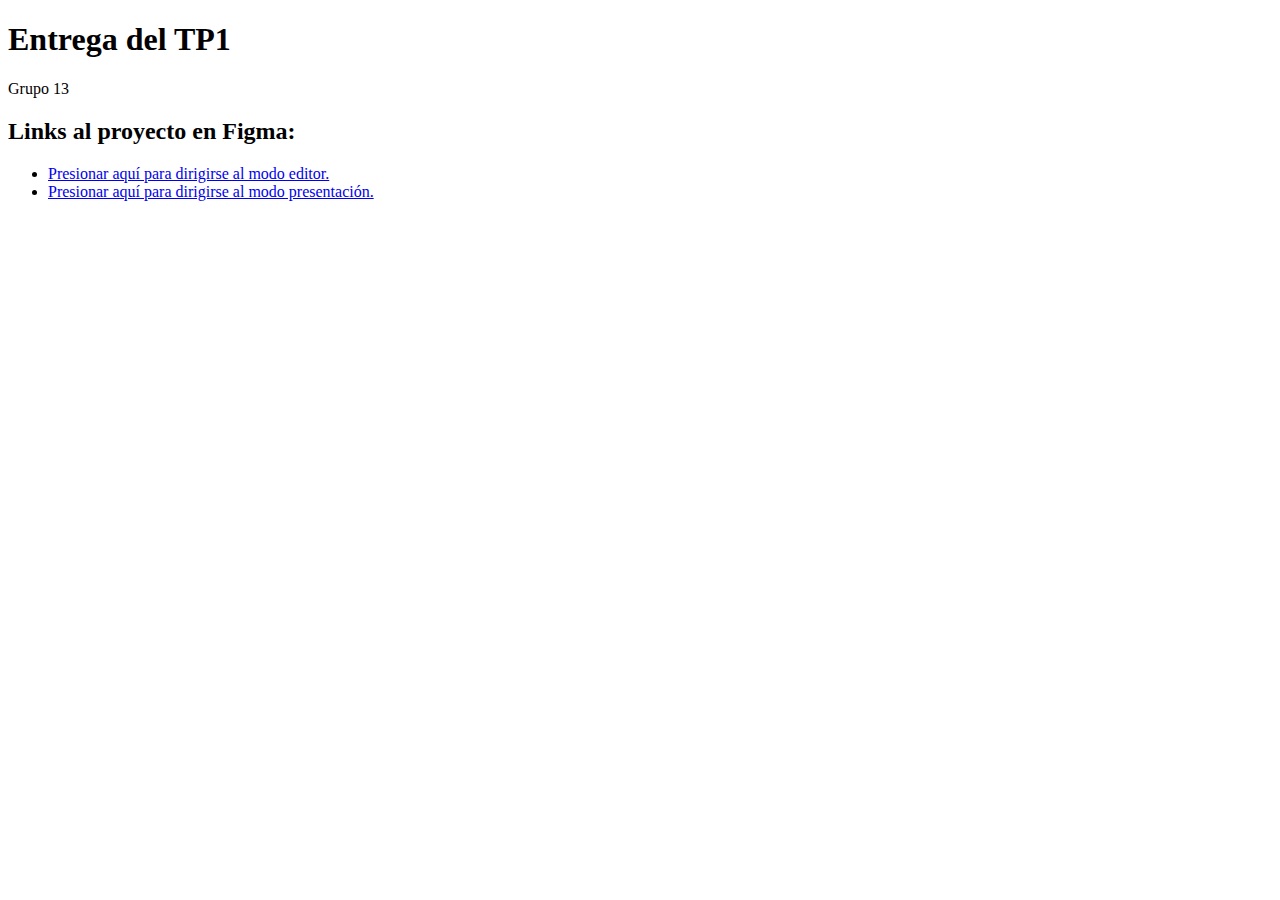
<file: TP1/EntregaFinal/index.html>
<!DOCTYPE html>
<html lang="en">
<head>
    <meta charset="UTF-8">
    <meta name="viewport" content="width=device-width, initial-scale=1.0">
    <meta http-equiv="X-UA-Compatible" content="ie=edge">
    <title>Entrega Visualizacion</title>
</head>
<body>
    <h1>Entrega del TP1</h1>
	<p>Grupo 13</p>
	<h2>Links al proyecto en Figma: </h2>
	<ul>
		<li>
			<a href="https://www.figma.com/design/pbQfohomHPSA6cwnZR3uSC/TPE-Interfaces?node-id=0-1&t=uAO36m9gttyJ3ZJK-1">Presionar aquí para dirigirse al modo editor.</a>
		</li>
		<li>
			<a href="https://www.figma.com/proto/pbQfohomHPSA6cwnZR3uSC/TPE-Interfaces?node-id=370-9157&node-type=canvas&t=tBxn589U8KjCWzPm-1&scaling=min-zoom&content-scaling=fixed&page-id=2%3A2">Presionar aquí para dirigirse al modo presentación.</a>
		</li>
	</ul>
</body>
</html>
</file>
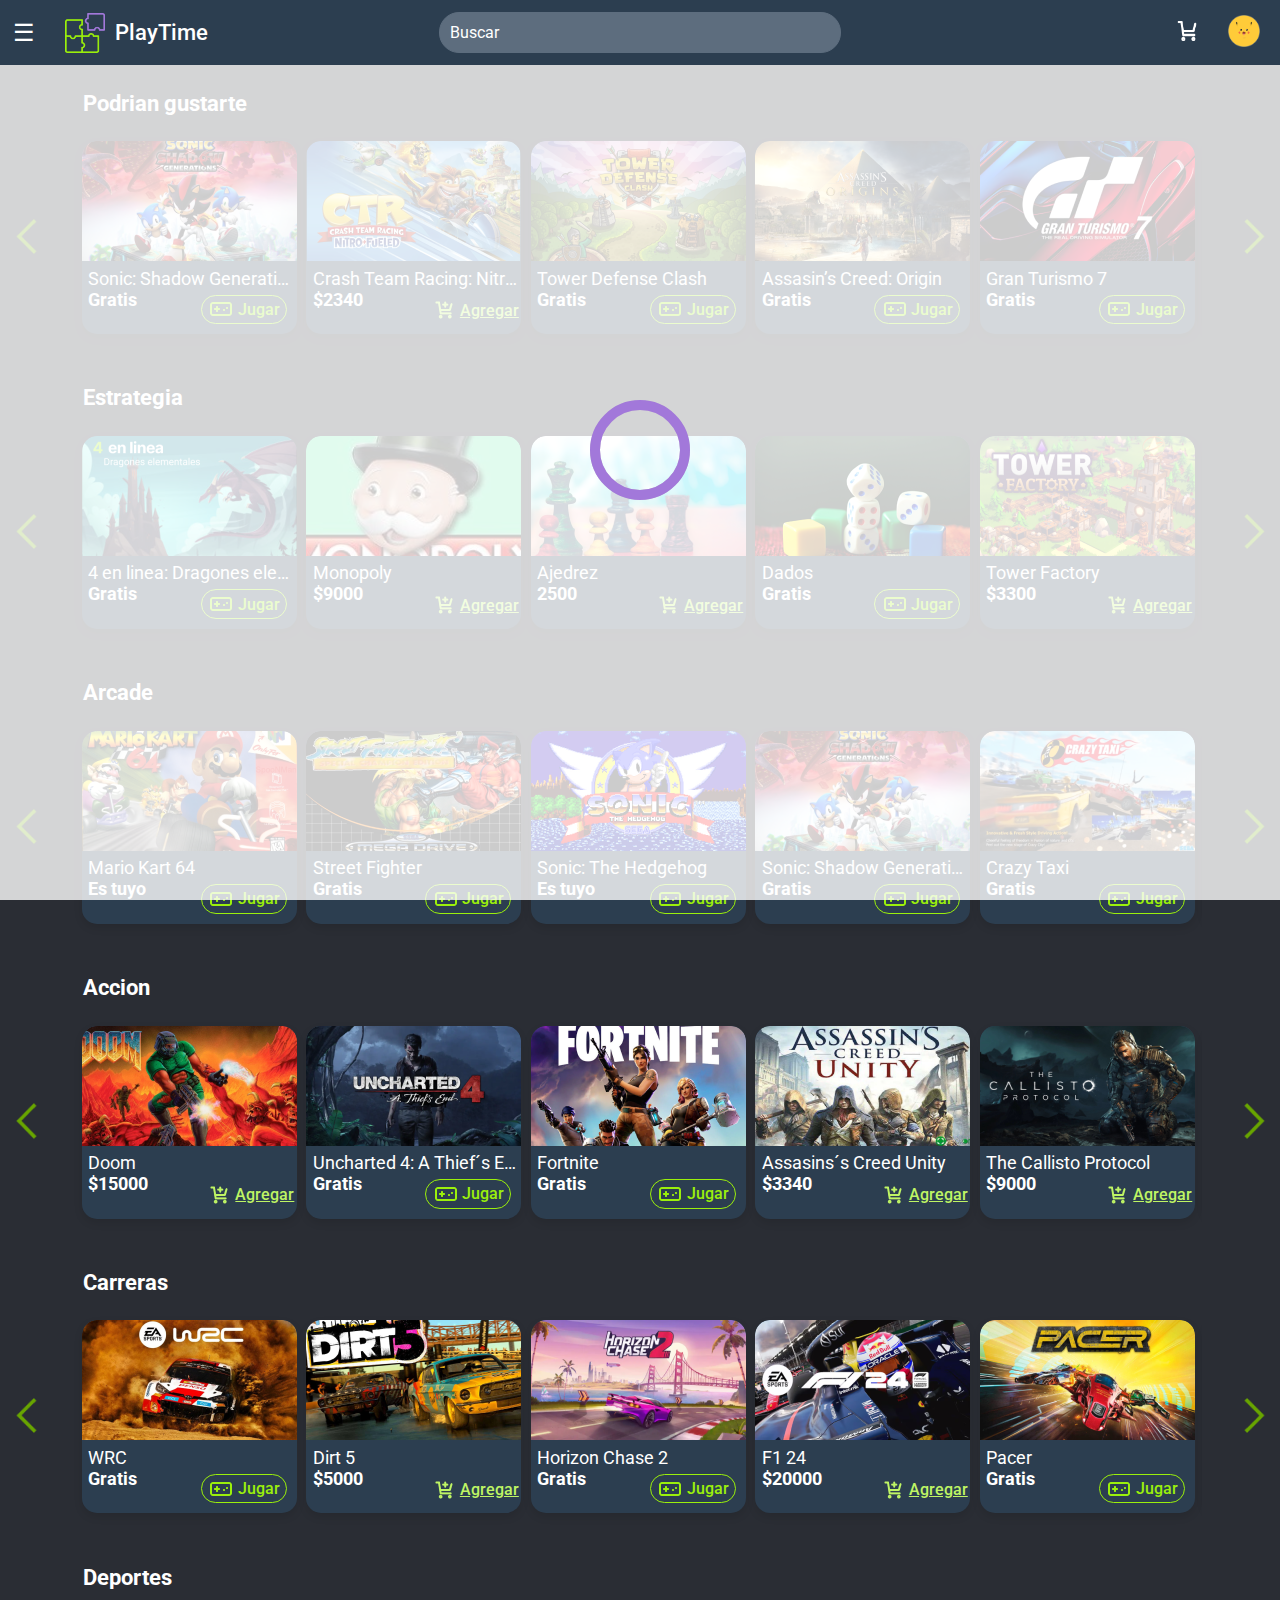
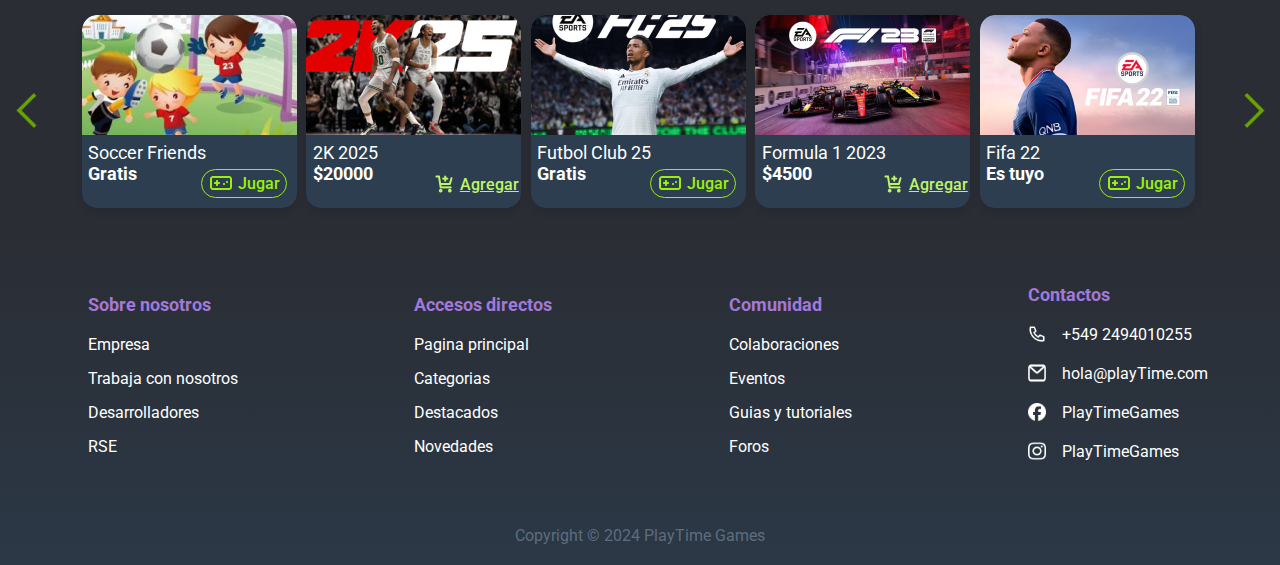
<file: TP2/EntregaFinal/index.html>
<!DOCTYPE html>
<html lang="en">

<head>
    <meta charset="UTF-8">
    <meta name="viewport" content="width=device-width, initial-scale=1.0">
    <title>Home</title>
    <link rel="stylesheet" href="style/style.css">
    <link rel="preconnect" href="https://fonts.googleapis.com">
    <link rel="preconnect" href="https://fonts.gstatic.com" crossorigin>
    <link
        href="https://fonts.googleapis.com/css2?family=Roboto:ital,wght@0,100;0,300;0,400;0,500;0,700;0,900;1,100;1,300;1,400;1,500;1,700;1,900&display=swap"
        rel="stylesheet">
</head>

<body>

    <div id="loading-spinner-container">
        <svg id="progress-circle" viewBox="0 0 100 100">
            <circle class="background" cx="50" cy="50" r="45"></circle>
            <circle class="foreground" cx="50" cy="50" r="45"></circle>
        </svg>
    </div>

    <!-- Header -->
    <header id="header-navbar">
        <div class="nav-area-left nav-area" id="hamburguesa">
            <button class="hamburger-menu" id="hamburger-menu">&#9776;</button>
            <div onclick="window.location.href='index.html'" class="logo nav-area">
                <img src="iconos/site-playtime-icon.png" alt="playtime-icon">
                <p>PlayTime</p>
            </div>
        </div>
        <div class="nav-area-center nav-area">
            <input class="inpt-buscar" type="text" placeholder="Buscar">
        </div>
        <div class="nav-area-right nav-area">
           
                <button class="mob-search">
                    <img src="iconos/lupa-icon.png">
                </button>
                <button class="shop-btn">
                    <img src="iconos/shop.png">
                    <span class="cart-count" id="cartCount"></span>
                </button>
            
            <button class="logged-input">
                <img src="iconos/avatar-pika-login.png">
            </button>
        </div>
    </header>
    
    
   <div class="search">
        <input type="text" placeholder="Buscar">

    </div>

    <nav id="menu" class="menu">
        <a href="login.html" class="menu-link">Iniciar sesión</a>
        <hr class="menu-separator">

        <div class="container-menu">
            <div class="item-menu">
                <div class="menu-img-container"><img src="iconos/user-icon.png" /></div>
                <li><a>Perfil</a></li>
            </div>
            <div class="item-menu">
                <div class="menu-img-container"><img src="iconos/star-icon.png" /></div>
                <li><a>Recomendados</a></li>
            </div>
            <div class="item-menu">
                <div class="menu-img-container"><img src="iconos/clock-icon.png" /></div>
                <li><a>Recientes</a></li>
            </div>
            <div class="item-menu">
                <div class="menu-img-container"><img src="iconos/fire-icon.png" /></div>
                <li><a>Tendencias</a></li>
            </div>
        </div>

        <hr class="menu-separator">
        <div class="container-menu">
            <div class="item-menu">
                <img src="iconos/all-games-icon.png" />
                <li><a>Juegos</a></li>
            </div>

            <div class="item-menu">
                <img src="iconos/category-icon.png" />
                <li><a>Categorías</a></li>
            </div>

        </div>

        <hr class="menu-separator">
        <h3>Redes</h3>
        <div class="social-icons">
            <a href="#"><img src="iconos/facebook-icon.png" alt="Facebook"></a>
            <a href="#"><img src="iconos/instagram-icon.png" alt="Instagram"></a>
            <a href="#"><img src="iconos/email-icon.png" alt="Email"></a>
        </div>
    </nav>


    <div class="carousel-container">
        <div class="categoria">
            <h3>Podrian gustarte</h3>
        </div>
        <div class="carousel-window">
            <div class="div-button-prev">
                <button class="carousel-button prev" id="prevButton">
                    <img src="iconos/carousel-row-prev.png" alt="flecha izquierda">
                </button>
            </div>

            <div class="carousel-track" id="carouselTrack">
                <div class="card">
                    <img src="image/caratulas-juegos/sonic.png" alt="Card 1" class="img-game">

                    <div class="titulo-desc-card">
                        <h4>Sonic: Shadow Generations</h4>
                        <h5>Gratis</h5>
                    </div>

                    <button type="button" class="btn-card-game btn-card-jugar">
                        <img src="iconos/gamepad-icon-verde.png" alt="gamepad-icon" class="gamepad-original" />
                        <img src="iconos/gamepad-icon-violet.png" alt="gamepad-icon" class="gamepad-hover" />
                        <p class="roboto-medium">Jugar</p>
                    </button>
                </div>
                <div class="card">
                    <div class="added-product">
                        <img src="iconos/cart-added-product.png">
                    </div>
                    <img src="image/caratulas-juegos/crash.png" alt="Card 1" class="img-game">
                    <div class="titulo-desc-card">
                        <h4>Crash Team Racing: Nitro-F</h4>
                        <h5>$2340</h5>
                    </div>
                    <button type="button" class="btn-card-game btn-card-add">
                        <img src="iconos/shop-cart-add-icon-green.png" alt="gamepad-icon" class="gamepad-original" />
                        <img src="iconos/shop-cart-add-icon-violet.png" alt="gamepad-icon" class="gamepad-hover" />
                        <p class="roboto-bold">Agregar</p>
                    </button>

                    
                    <button type="button" class="btn-card-game btn-card-remove-game">
                        <img src="iconos/shop-cart-remove-icon-green.png" alt="gamepad-icon" class="gamepad-original" />
                        <img src="iconos/shop-cart-remove-icon-violet.png" alt="gamepad-icon" class="gamepad-hover" />
                        <p class="roboto-medium">Quitar</p>
                    </button>
                </div>
                <div class="card">
                    <img src="image/caratulas-juegos/tower.png" alt="Card 1" class="img-game">

                    <div class="titulo-desc-card">
                        <h4>Tower Defense Clash</h4>
                        <h5>Gratis</h5>
                    </div>

                    <button type="button" class="btn-card-game btn-card-jugar">
                        <img src="iconos/gamepad-icon-verde.png" alt="gamepad-icon" class="gamepad-original" />
                        <img src="iconos/gamepad-icon-violet.png" alt="gamepad-icon" class="gamepad-hover" />
                        <p class="roboto-medium">Jugar</p>
                    </button>
                   
                </div>
                <div class="card">
                    <img src="image/caratulas-juegos/assasin.png" alt="Card 1" class="img-game">

                    <div class="titulo-desc-card">
                        <h4>Assasin’s Creed: Origin</h4>
                        <h5>Gratis</h5>
                    </div>

                    <button type="button" class="btn-card-game btn-card-jugar">
                        <img src="iconos/gamepad-icon-verde.png" alt="gamepad-icon" class="gamepad-original" />
                        <img src="iconos/gamepad-icon-violet.png" alt="gamepad-icon" class="gamepad-hover" />
                        <p class="roboto-medium">Jugar</p>
                    </button>
                   
                </div>
                <div class="card">
                    <img src="image/caratulas-juegos/gt7.png" alt="Card 1" class="img-game">

                    <div class="titulo-desc-card">
                        <h4>Gran Turismo 7</h4>
                        <h5>Gratis</h5>
                    </div>

                    <button type="button" class="btn-card-game btn-card-jugar">
                        <img src="iconos/gamepad-icon-verde.png" alt="gamepad-icon" class="gamepad-original" />
                        <img src="iconos/gamepad-icon-violet.png" alt="gamepad-icon" class="gamepad-hover" />
                        <p class="roboto-medium">Jugar</p>
                    </button>
                   
                </div>
                <div class="card">
                    <img src="image/caratulas-juegos/mariokart64.png" alt="Card 1" class="img-game">

                    <div class="titulo-desc-card">
                        <h4>Mario Kart 64</h4>
                        <h5>Es tuyo</h5>
                    </div>

                    <button type="button" class="btn-card-game btn-card-jugar">
                        <img src="iconos/gamepad-icon-verde.png" alt="gamepad-icon" class="gamepad-original" />
                        <img src="iconos/gamepad-icon-violet.png" alt="gamepad-icon" class="gamepad-hover" />
                        <p class="roboto-medium">Jugar</p>
                    </button>
                   
                </div>
                <div class="card">
                    <div class="added-product">
                        <img src="iconos/cart-added-product.png">
                    </div>
                    <img src="image/caratulas-juegos/ghostsn-globlins-game.png" alt="Card 1" class="img-game">
                    <div class="titulo-desc-card">
                        <h4>Ghosts'n Globlins</h4>
                        <h5>$20</h5>
                    </div>
                    <button type="button" class="btn-card-game btn-card-add">
                        <img src="iconos/shop-cart-add-icon-green.png" alt="gamepad-icon" class="gamepad-original" />
                        <img src="iconos/shop-cart-add-icon-violet.png" alt="gamepad-icon" class="gamepad-hover" />
                        <p class="roboto-bold">Agregar</p>
                    </button>

                    
                    <button type="button" class="btn-card-game btn-card-remove-game">
                        <img src="iconos/shop-cart-remove-icon-green.png" alt="gamepad-icon" class="gamepad-original" />
                        <img src="iconos/shop-cart-remove-icon-violet.png" alt="gamepad-icon" class="gamepad-hover" />
                        <p class="roboto-medium">Quitar</p>
                    </button>
                </div>
                <div class="card">
                    <div class="added-product">
                        <img src="iconos/cart-added-product.png">
                    </div>
                    <img src="image/caratulas-juegos/towefactory.png" alt="Card 1" class="img-game">
                    <div class="titulo-desc-card">
                        <h4>Tower Factory</h4>
                        <h5>$3300</h5>
                    </div>
                    <button type="button" class="btn-card-game btn-card-add">
                        <img src="iconos/shop-cart-add-icon-green.png" alt="gamepad-icon" class="gamepad-original" />
                        <img src="iconos/shop-cart-add-icon-violet.png" alt="gamepad-icon" class="gamepad-hover" />
                        <p class="roboto-bold">Agregar</p>
                    </button>

                    
                    <button type="button" class="btn-card-game btn-card-remove-game">
                        <img src="iconos/shop-cart-remove-icon-green.png" alt="gamepad-icon" class="gamepad-original" />
                        <img src="iconos/shop-cart-remove-icon-violet.png" alt="gamepad-icon" class="gamepad-hover" />
                        <p class="roboto-medium">Quitar</p>
                    </button>
                </div>
                <div class="card">
                    <div class="added-product">
                        <img src="iconos/cart-added-product.png">
                    </div>
                    <img src="image/caratulas-juegos/thecallisto.png" alt="Card 1" class="img-game">
                    <div class="titulo-desc-card">
                        <h4>The Callisto Protocol </h4>
                        <h5>$9000</h5>
                    </div>
                    <button type="button" class="btn-card-game btn-card-add">
                        <img src="iconos/shop-cart-add-icon-green.png" alt="gamepad-icon" class="gamepad-original" />
                        <img src="iconos/shop-cart-add-icon-violet.png" alt="gamepad-icon" class="gamepad-hover" />
                        <p class="roboto-bold">Agregar</p>
                    </button>

                    
                    <button type="button" class="btn-card-game btn-card-remove-game">
                        <img src="iconos/shop-cart-remove-icon-green.png" alt="gamepad-icon" class="gamepad-original" />
                        <img src="iconos/shop-cart-remove-icon-violet.png" alt="gamepad-icon" class="gamepad-hover" />
                        <p class="roboto-medium">Quitar</p>
                    </button>
                </div>
                <div class="card">
                    <img src="image/caratulas-juegos/burnout-3-game.png" alt="Card 1" class="img-game">

                    <div class="titulo-desc-card">
                        <h4>Burnout 3</h4>
                        <h5>Gratis</h5>
                    </div>

                    <button type="button" class="btn-card-game btn-card-jugar">
                        <img src="iconos/gamepad-icon-verde.png" alt="gamepad-icon" class="gamepad-original" />
                        <img src="iconos/gamepad-icon-violet.png" alt="gamepad-icon" class="gamepad-hover" />
                        <p class="roboto-medium">Jugar</p>
                    </button>
                   
                </div>
            </div>

            <div class="div-button-next">
                <button class="carousel-button next" id="nextButton">
                    <img src="iconos/carousel-row-next.png" alt="flecha derecha">
                </button>
            </div>
        </div>
    </div>
    <div class="carousel-container">
        <div class="categoria">
            <h3 id="estrategia">Estrategia</h3>
        </div>
        <div class="carousel-window">
            <div class="div-button-prev">
                <button class="carousel-button prev" id="prevButton">
                    <img src="iconos/carousel-row-prev.png" alt="flecha izquierda">
                </button>
            </div>

            <div class="carousel-track" id="carouselTrack">
                <div class="card">
                    <img src="image/caratulas-juegos/4-en-uno.png" alt="Card 1" class="img-game">

                    <div class="titulo-desc-card">
                        <h4>4 en linea: Dragones elementales</h4>
                        <h5>Gratis</h5>
                    </div>

                    <button type="button" onclick="window.location.href='4enLinea.html'" class="btn-card-game btn-card-jugar">
                        <img src="iconos/gamepad-icon-verde.png" alt="gamepad-icon" class="gamepad-original" />
                        <img src="iconos/gamepad-icon-violet.png" alt="gamepad-icon" class="gamepad-hover" />
                        <p class="roboto-medium">Jugar</p>
                    </button>
                    
                </div>
                <div class="card">
                    <div class="added-product">
                        <img src="iconos/cart-added-product.png">
                    </div>
                    <img src="image/caratulas-juegos/monopoly.png" alt="Card 1" class="img-game">
                    <div class="titulo-desc-card">
                        <h4>Monopoly</h4>
                        <h5>$9000</h5>
                    </div>
                    <button type="button" class="btn-card-game btn-card-add">
                        <img src="iconos/shop-cart-add-icon-green.png" alt="gamepad-icon" class="gamepad-original" />
                        <img src="iconos/shop-cart-add-icon-violet.png" alt="gamepad-icon" class="gamepad-hover" />
                        <p class="roboto-bold">Agregar</p>
                    </button>

                    
                    <button type="button" class="btn-card-game btn-card-remove-game">
                        <img src="iconos/shop-cart-remove-icon-green.png" alt="gamepad-icon" class="gamepad-original" />
                        <img src="iconos/shop-cart-remove-icon-violet.png" alt="gamepad-icon" class="gamepad-hover" />
                        <p class="roboto-medium">Quitar</p>
                    </button>
                </div>
                <div class="card">
                    <div class="added-product">
                        <img src="iconos/cart-added-product.png">
                    </div>
                    <img src="image/caratulas-juegos/ajedrez.png" alt="Card 1" class="img-game">
                    <div class="titulo-desc-card">
                        <h4>Ajedrez</h4>
                        <h5>2500</h5>
                    </div>
                    <button type="button" class="btn-card-game btn-card-add">
                        <img src="iconos/shop-cart-add-icon-green.png" alt="gamepad-icon" class="gamepad-original" />
                        <img src="iconos/shop-cart-add-icon-violet.png" alt="gamepad-icon" class="gamepad-hover" />
                        <p class="roboto-bold">Agregar</p>
                    </button>

                    
                    <button type="button" class="btn-card-game btn-card-remove-game">
                        <img src="iconos/shop-cart-remove-icon-green.png" alt="gamepad-icon" class="gamepad-original" />
                        <img src="iconos/shop-cart-remove-icon-violet.png" alt="gamepad-icon" class="gamepad-hover" />
                        <p class="roboto-medium">Quitar</p>
                    </button>
                </div>
                <div class="card">
                    <img src="image/caratulas-juegos/dados.png" alt="Card 1" class="img-game">

                    <div class="titulo-desc-card">
                        <h4>Dados</h4>
                        <h5>Gratis</h5>
                    </div>

                    <button type="button" class="btn-card-game btn-card-jugar">
                        <img src="iconos/gamepad-icon-verde.png" alt="gamepad-icon" class="gamepad-original" />
                        <img src="iconos/gamepad-icon-violet.png" alt="gamepad-icon" class="gamepad-hover" />
                        <p class="roboto-medium">Jugar</p>
                    </button>
                   
                </div>
                <div class="card">
                    <div class="added-product">
                        <img src="iconos/cart-added-product.png">
                    </div>
                    <img src="image/caratulas-juegos/towefactory.png" alt="Card 1" class="img-game">
                    <div class="titulo-desc-card">
                        <h4>Tower Factory</h4>
                        <h5>$3300</h5>
                    </div>
                    <button type="button" class="btn-card-game btn-card-add">
                        <img src="iconos/shop-cart-add-icon-green.png" alt="gamepad-icon" class="gamepad-original" />
                        <img src="iconos/shop-cart-add-icon-violet.png" alt="gamepad-icon" class="gamepad-hover" />
                        <p class="roboto-bold">Agregar</p>
                    </button>

                    
                    <button type="button" class="btn-card-game btn-card-remove-game">
                        <img src="iconos/shop-cart-remove-icon-green.png" alt="gamepad-icon" class="gamepad-original" />
                        <img src="iconos/shop-cart-remove-icon-violet.png" alt="gamepad-icon" class="gamepad-hover" />
                        <p class="roboto-medium">Quitar</p>
                    </button>
                </div>
                <div class="card">
                    <img src="image/caratulas-juegos/akinator-game.png" alt="Card 1" class="img-game">
                
                    <div class="titulo-desc-card">
                        <h4>Akinator</h4>
                        <h5>Gratis</h5>
                    </div>
                
                    <button type="button" class="btn-card-game btn-card-jugar">
                        <img src="iconos/gamepad-icon-verde.png" alt="gamepad-icon" class="gamepad-original" />
                        <img src="iconos/gamepad-icon-violet.png" alt="gamepad-icon" class="gamepad-hover" />
                        <p class="roboto-medium">Jugar</p>
                    </button>
                </div>
                <div class="card">
                    <img src="image/caratulas-juegos/kingdom-rush-game.png" alt="Card 1" class="img-game">

                    <div class="titulo-desc-card">
                        <h4>Kingdom Rush</h4>
                        <h5>Gratis</h5>
                    </div>

                    <button type="button" class="btn-card-game btn-card-jugar">
                        <img src="iconos/gamepad-icon-verde.png" alt="gamepad-icon" class="gamepad-original" />
                        <img src="iconos/gamepad-icon-violet.png" alt="gamepad-icon" class="gamepad-hover" />
                        <p class="roboto-medium">Jugar</p>
                    </button>
                   
                </div>
                <div class="card">
                    <img src="image/caratulas-juegos/bloons-tds-game.png" alt="Card 1" class="img-game">
                
                    <div class="titulo-desc-card">
                        <h4>Bloons TDS</h4>
                        <h5>Gratis</h5>
                    </div>
                
                    <button type="button" class="btn-card-game btn-card-jugar">
                        <img src="iconos/gamepad-icon-verde.png" alt="gamepad-icon" class="gamepad-original" />
                        <img src="iconos/gamepad-icon-violet.png" alt="gamepad-icon" class="gamepad-hover" />
                        <p class="roboto-medium">Jugar</p>
                    </button>
                </div>
                <div class="card">
                    <img src="image/caratulas-juegos/tower-defence-protect-your-gold.png" alt="Card 1" class="img-game">

                    <div class="titulo-desc-card">
                        <h4>Tower Defence: Protect Your Gold</h4>
                        <h5>Gratis</h5>
                    </div>

                    <button type="button" class="btn-card-game btn-card-jugar">
                        <img src="iconos/gamepad-icon-verde.png" alt="gamepad-icon" class="gamepad-original" />
                        <img src="iconos/gamepad-icon-violet.png" alt="gamepad-icon" class="gamepad-hover" />
                        <p class="roboto-medium">Jugar</p>
                    </button>
                   
                </div>
                <div class="card">
                    <img src="image/caratulas-juegos/trolls-vs-vikings-game.png" alt="Card 1" class="img-game">
                
                    <div class="titulo-desc-card">
                        <h4>Trolls VS Vikings</h4>
                        <h5>Gratis</h5>
                    </div>
                
                    <button type="button" class="btn-card-game btn-card-jugar">
                        <img src="iconos/gamepad-icon-verde.png" alt="gamepad-icon" class="gamepad-original" />
                        <img src="iconos/gamepad-icon-violet.png" alt="gamepad-icon" class="gamepad-hover" />
                        <p class="roboto-medium">Jugar</p>
                    </button>
                </div>
            </div>

            <div class="div-button-next">
                <button class="carousel-button next" id="nextButton">
                    <img src="iconos/carousel-row-next.png" alt="flecha derecha">
                </button>
            </div>
        </div>
    </div>
    <div class="carousel-container">
        <div class="categoria">
            <h3>Arcade</h3>
        </div>
        <div class="carousel-window">
            <div class="div-button-prev">
                <button class="carousel-button prev" id="prevButton">
                    <img src="iconos/carousel-row-prev.png" alt="flecha izquierda">
                </button>
            </div>

            <div class="carousel-track" id="carouselTrack">
                <div class="card">
                    <img src="image/caratulas-juegos/mariokart64.png" alt="Card 1" class="img-game">

                    <div class="titulo-desc-card">
                        <h4>Mario Kart 64</h4>
                        <h5>Es tuyo</h5>
                    </div>

                    <button type="button" class="btn-card-game btn-card-jugar">
                        <img src="iconos/gamepad-icon-verde.png" alt="gamepad-icon" class="gamepad-original" />
                        <img src="iconos/gamepad-icon-violet.png" alt="gamepad-icon" class="gamepad-hover" />
                        <p class="roboto-medium">Jugar</p>
                    </button>
                   
                </div>
                <div class="card">
                    <img src="image/caratulas-juegos/streetF.png" alt="Card 1" class="img-game">

                    <div class="titulo-desc-card">
                        <h4>Street Fighter</h4>
                        <h5>Gratis</h5>
                    </div>

                    <button type="button" class="btn-card-game btn-card-jugar">
                        <img src="iconos/gamepad-icon-verde.png" alt="gamepad-icon" class="gamepad-original" />
                        <img src="iconos/gamepad-icon-violet.png" alt="gamepad-icon" class="gamepad-hover" />
                        <p class="roboto-medium">Jugar</p>
                    </button>
                   
                </div>
                <div class="card">
                    <img src="image/caratulas-juegos/sonicTheHedge.png" alt="Card 1" class="img-game">

                    <div class="titulo-desc-card">
                        <h4>Sonic: The Hedgehog</h4>
                        <h5>Es tuyo</h5>
                    </div>

                    <button type="button" class="btn-card-game btn-card-jugar">
                        <img src="iconos/gamepad-icon-verde.png" alt="gamepad-icon" class="gamepad-original" />
                        <img src="iconos/gamepad-icon-violet.png" alt="gamepad-icon" class="gamepad-hover" />
                        <p class="roboto-medium">Jugar</p>
                    </button>
                   
                </div>
                <div class="card">
                    <img src="image/caratulas-juegos/sonic.png" alt="Card 1" class="img-game">

                    <div class="titulo-desc-card">
                        <h4>Sonic: Shadow Generations</h4>
                        <h5>Gratis</h5>
                    </div>

                    <button type="button" class="btn-card-game btn-card-jugar">
                        <img src="iconos/gamepad-icon-verde.png" alt="gamepad-icon" class="gamepad-original" />
                        <img src="iconos/gamepad-icon-violet.png" alt="gamepad-icon" class="gamepad-hover" />
                        <p class="roboto-medium">Jugar</p>
                    </button>
                   
                </div>
                <div class="card">
                    <img src="image/caratulas-juegos/carzytaxi.png" alt="Card 1" class="img-game">

                    <div class="titulo-desc-card">
                        <h4>Crazy Taxi</h4>
                        <h5>Gratis</h5>
                    </div>

                    <button type="button" class="btn-card-game btn-card-jugar">
                        <img src="iconos/gamepad-icon-verde.png" alt="gamepad-icon" class="gamepad-original" />
                        <img src="iconos/gamepad-icon-violet.png" alt="gamepad-icon" class="gamepad-hover" />
                        <p class="roboto-medium">Jugar</p>
                    </button>
                   
                </div>
                <div class="card">
                    <img src="image/caratulas-juegos/golden-axe-game.png" alt="Card 1" class="img-game">

                    <div class="titulo-desc-card">
                        <h4>Golden Axe</h4>
                        <h5>Gratis</h5>
                    </div>

                    <button type="button" class="btn-card-game btn-card-jugar">
                        <img src="iconos/gamepad-icon-verde.png" alt="gamepad-icon" class="gamepad-original" />
                        <img src="iconos/gamepad-icon-violet.png" alt="gamepad-icon" class="gamepad-hover" />
                        <p class="roboto-medium">Jugar</p>
                    </button>
                   
                </div>
                <div class="card">
                    <img src="image/caratulas-juegos/sonic-2.png" alt="Card 1" class="img-game">

                    <div class="titulo-desc-card">
                        <h4>Sonic 2</h4>
                        <h5>Es tuyo</h5>
                    </div>

                    <button type="button" class="btn-card-game btn-card-jugar">
                        <img src="iconos/gamepad-icon-verde.png" alt="gamepad-icon" class="gamepad-original" />
                        <img src="iconos/gamepad-icon-violet.png" alt="gamepad-icon" class="gamepad-hover" />
                        <p class="roboto-medium">Jugar</p>
                    </button>
                   
                </div>
                <div class="card">
                    <img src="image/caratulas-juegos/street-fighter.png" alt="Card 1" class="img-game">
                
                    <div class="titulo-desc-card">
                        <h4>Street Fighter</h4>
                        <h5>Gratis</h5>
                    </div>
                
                    <button type="button" class="btn-card-game btn-card-jugar">
                        <img src="iconos/gamepad-icon-verde.png" alt="gamepad-icon" class="gamepad-original" />
                        <img src="iconos/gamepad-icon-violet.png" alt="gamepad-icon" class="gamepad-hover" />
                        <p class="roboto-medium">Jugar</p>
                    </button>
                </div>
                <div class="card">
                    <img src="image/caratulas-juegos/cobra-combar-game.png" alt="Card 1" class="img-game">

                    <div class="titulo-desc-card">
                        <h4>Cobra Combar</h4>
                        <h5>Es tuyo</h5>
                    </div>

                    <button type="button" class="btn-card-game btn-card-jugar">
                        <img src="iconos/gamepad-icon-verde.png" alt="gamepad-icon" class="gamepad-original" />
                        <img src="iconos/gamepad-icon-violet.png" alt="gamepad-icon" class="gamepad-hover" />
                        <p class="roboto-medium">Jugar</p>
                    </button>
                   
                </div>
                <div class="card">
                    <div class="added-product">
                        <img src="iconos/cart-added-product.png">
                    </div>
                    <img src="image/caratulas-juegos/ghostsn-globlins-game.png" alt="Card 1" class="img-game">
                    <div class="titulo-desc-card">
                        <h4>Ghosts'n Globlins</h4>
                        <h5>$20</h5>
                    </div>
                    <button type="button" class="btn-card-game btn-card-add">
                        <img src="iconos/shop-cart-add-icon-green.png" alt="gamepad-icon" class="gamepad-original" />
                        <img src="iconos/shop-cart-add-icon-violet.png" alt="gamepad-icon" class="gamepad-hover" />
                        <p class="roboto-bold">Agregar</p>
                    </button>

                    
                    <button type="button" class="btn-card-game btn-card-remove-game">
                        <img src="iconos/shop-cart-remove-icon-green.png" alt="gamepad-icon" class="gamepad-original" />
                        <img src="iconos/shop-cart-remove-icon-violet.png" alt="gamepad-icon" class="gamepad-hover" />
                        <p class="roboto-medium">Quitar</p>
                    </button>
                </div>
            </div>

            <div class="div-button-next">
                <button class="carousel-button next" id="nextButton">
                    <img src="iconos/carousel-row-next.png" alt="flecha derecha">
                </button>
            </div>
        </div>
    </div>
    <div class="carousel-container">
        <div class="categoria">
            <h3>Accion</h3>
        </div>
        <div class="carousel-window">
            <div class="div-button-prev">
                <button class="carousel-button prev" id="prevButton">
                    <img src="iconos/carousel-row-prev.png" alt="flecha izquierda">
                </button>
            </div>

            <div class="carousel-track" id="carouselTrack">
                <div class="card">
                    <div class="added-product">
                        <img src="iconos/cart-added-product.png">
                    </div>
                    <img src="image/caratulas-juegos/doom.png" alt="Card 1" class="img-game">
                    <div class="titulo-desc-card">
                        <h4>Doom</h4>
                        <h5>$15000</h5>
                    </div>
                    <button type="button" class="btn-card-game btn-card-add">
                        <img src="iconos/shop-cart-add-icon-green.png" alt="gamepad-icon" class="gamepad-original" />
                        <img src="iconos/shop-cart-add-icon-violet.png" alt="gamepad-icon" class="gamepad-hover" />
                        <p class="roboto-bold">Agregar</p>
                    </button>

                    
                    <button type="button" class="btn-card-game btn-card-remove-game">
                        <img src="iconos/shop-cart-remove-icon-green.png" alt="gamepad-icon" class="gamepad-original" />
                        <img src="iconos/shop-cart-remove-icon-violet.png" alt="gamepad-icon" class="gamepad-hover" />
                        <p class="roboto-medium">Quitar</p>
                    </button>
                </div>
                <div class="card">
                    <img src="image/caratulas-juegos/uncharted4.png" alt="Card 1" class="img-game">

                    <div class="titulo-desc-card">
                        <h4>Uncharted 4: A Thief´s End</h4>
                        <h5>Gratis</h5>
                    </div>

                    <button type="button" class="btn-card-game btn-card-jugar">
                        <img src="iconos/gamepad-icon-verde.png" alt="gamepad-icon" class="gamepad-original" />
                        <img src="iconos/gamepad-icon-violet.png" alt="gamepad-icon" class="gamepad-hover" />
                        <p class="roboto-medium">Jugar</p>
                    </button>
                   
                </div>
                <div class="card">
                    <img src="image/caratulas-juegos/fortnite.png" alt="Card 1" class="img-game">

                    <div class="titulo-desc-card">
                        <h4>Fortnite</h4>
                        <h5>Gratis</h5>
                    </div>

                    <button type="button" class="btn-card-game btn-card-jugar">
                        <img src="iconos/gamepad-icon-verde.png" alt="gamepad-icon" class="gamepad-original" />
                        <img src="iconos/gamepad-icon-violet.png" alt="gamepad-icon" class="gamepad-hover" />
                        <p class="roboto-medium">Jugar</p>
                    </button>
                   
                </div>
                <div class="card">
                    <div class="added-product">
                        <img src="iconos/cart-added-product.png">
                    </div>
                    <img src="image/caratulas-juegos/assassinscreed.png" alt="Card 1" class="img-game">
                    <div class="titulo-desc-card">
                        <h4>Assasins´s Creed Unity </h4>
                        <h5>$3340</h5>
                    </div>
                    <button type="button" class="btn-card-game btn-card-add">
                        <img src="iconos/shop-cart-add-icon-green.png" alt="gamepad-icon" class="gamepad-original" />
                        <img src="iconos/shop-cart-add-icon-violet.png" alt="gamepad-icon" class="gamepad-hover" />
                        <p class="roboto-bold">Agregar</p>
                    </button>

                    
                    <button type="button" class="btn-card-game btn-card-remove-game">
                        <img src="iconos/shop-cart-remove-icon-green.png" alt="gamepad-icon" class="gamepad-original" />
                        <img src="iconos/shop-cart-remove-icon-violet.png" alt="gamepad-icon" class="gamepad-hover" />
                        <p class="roboto-medium">Quitar</p>
                    </button>
                </div>
                <div class="card">
                    <div class="added-product">
                        <img src="iconos/cart-added-product.png">
                    </div>
                    <img src="image/caratulas-juegos/thecallisto.png" alt="Card 1" class="img-game">
                    <div class="titulo-desc-card">
                        <h4>The Callisto Protocol </h4>
                        <h5>$9000</h5>
                    </div>
                    <button type="button" class="btn-card-game btn-card-add">
                        <img src="iconos/shop-cart-add-icon-green.png" alt="gamepad-icon" class="gamepad-original" />
                        <img src="iconos/shop-cart-add-icon-violet.png" alt="gamepad-icon" class="gamepad-hover" />
                        <p class="roboto-bold">Agregar</p>
                    </button>

                    
                    <button type="button" class="btn-card-game btn-card-remove-game">
                        <img src="iconos/shop-cart-remove-icon-green.png" alt="gamepad-icon" class="gamepad-original" />
                        <img src="iconos/shop-cart-remove-icon-violet.png" alt="gamepad-icon" class="gamepad-hover" />
                        <p class="roboto-medium">Quitar</p>
                    </button>
                </div>
                <div class="card">
                    <img src="image/caratulas-juegos/call-of-duty-warzone.png" alt="Card 1" class="img-game">
                
                    <div class="titulo-desc-card">
                        <h4>Call of Duty Warzone</h4>
                        <h5>Gratis</h5>
                    </div>
                
                    <button type="button" class="btn-card-game btn-card-jugar">
                        <img src="iconos/gamepad-icon-verde.png" alt="gamepad-icon" class="gamepad-original" />
                        <img src="iconos/gamepad-icon-violet.png" alt="gamepad-icon" class="gamepad-hover" />
                        <p class="roboto-medium">Jugar</p>
                    </button>
                </div>
                <div class="card">
                    <img src="image/caratulas-juegos/ever-space-2.png" alt="Card 1" class="img-game">

                    <div class="titulo-desc-card">
                        <h4>Ever Space 2</h4>
                        <h5>Gratis</h5>
                    </div>

                    <button type="button" class="btn-card-game btn-card-jugar">
                        <img src="iconos/gamepad-icon-verde.png" alt="gamepad-icon" class="gamepad-original" />
                        <img src="iconos/gamepad-icon-violet.png" alt="gamepad-icon" class="gamepad-hover" />
                        <p class="roboto-medium">Jugar</p>
                    </button>
                   
                </div>
                <div class="card">
                    <img src="image/caratulas-juegos/hypercharge-unboxed-game.png" alt="Card 1" class="img-game">
                
                    <div class="titulo-desc-card">
                        <h4>HyperCharge Unboxed</h4>
                        <h5>Gratis</h5>
                    </div>
                
                    <button type="button" class="btn-card-game btn-card-jugar">
                        <img src="iconos/gamepad-icon-verde.png" alt="gamepad-icon" class="gamepad-original" />
                        <img src="iconos/gamepad-icon-violet.png" alt="gamepad-icon" class="gamepad-hover" />
                        <p class="roboto-medium">Jugar</p>
                    </button>
                </div>
                <div class="card">
                    <img src="image/caratulas-juegos/the-last-of-us.png" alt="Card 1" class="img-game">

                    <div class="titulo-desc-card">
                        <h4>The Last of Us</h4>
                        <h5>Es tuyo</h5>
                    </div>

                    <button type="button" class="btn-card-game btn-card-jugar">
                        <img src="iconos/gamepad-icon-verde.png" alt="gamepad-icon" class="gamepad-original" />
                        <img src="iconos/gamepad-icon-violet.png" alt="gamepad-icon" class="gamepad-hover" />
                        <p class="roboto-medium">Jugar</p>
                    </button>
                   
                </div>
                <div class="card">
                    <img src="image/caratulas-juegos/other-skin.png" alt="Card 1" class="img-game">
                
                    <div class="titulo-desc-card">
                        <h4>Other Skin</h4>
                        <h5>Gratis</h5>
                    </div>
                
                    <button type="button" class="btn-card-game btn-card-jugar">
                        <img src="iconos/gamepad-icon-verde.png" alt="gamepad-icon" class="gamepad-original" />
                        <img src="iconos/gamepad-icon-violet.png" alt="gamepad-icon" class="gamepad-hover" />
                        <p class="roboto-medium">Jugar</p>
                    </button>
                </div>
            </div>

            <div class="div-button-next">
                <button class="carousel-button next" id="nextButton">
                    <img src="iconos/carousel-row-next.png" alt="flecha derecha">
                </button>
            </div>
        </div>
    </div>
    <div class="carousel-container">
        <div class="categoria">
            <h3>Carreras</h3>
        </div>
        <div class="carousel-window">
            <div class="div-button-prev">
                <button class="carousel-button prev" id="prevButton">
                    <img src="iconos/carousel-row-prev.png" alt="flecha izquierda">
                </button>
            </div>

            <div class="carousel-track" id="carouselTrack">
                <div class="card">
                    <img src="image/caratulas-juegos/wrc.png" alt="Card 1" class="img-game">

                    <div class="titulo-desc-card">
                        <h4>WRC</h4>
                        <h5>Gratis</h5>
                    </div>

                    <button type="button" class="btn-card-game btn-card-jugar">
                        <img src="iconos/gamepad-icon-verde.png" alt="gamepad-icon" class="gamepad-original" />
                        <img src="iconos/gamepad-icon-violet.png" alt="gamepad-icon" class="gamepad-hover" />
                        <p class="roboto-medium">Jugar</p>
                    </button>
                   
                </div>
                <div class="card">
                    <div class="added-product">
                        <img src="iconos/cart-added-product.png">
                    </div>
                    <img src="image/caratulas-juegos/dirt5.png" alt="Card 1" class="img-game">
                    <div class="titulo-desc-card">
                        <h4>Dirt 5</h4>
                        <h5>$5000</h5>
                    </div>
                    <button type="button" class="btn-card-game btn-card-add">
                        <img src="iconos/shop-cart-add-icon-green.png" alt="gamepad-icon" class="gamepad-original" />
                        <img src="iconos/shop-cart-add-icon-violet.png" alt="gamepad-icon" class="gamepad-hover" />
                        <p class="roboto-bold">Agregar</p>
                    </button>

                    
                    <button type="button" class="btn-card-game btn-card-remove-game">
                        <img src="iconos/shop-cart-remove-icon-green.png" alt="gamepad-icon" class="gamepad-original" />
                        <img src="iconos/shop-cart-remove-icon-violet.png" alt="gamepad-icon" class="gamepad-hover" />
                        <p class="roboto-medium">Quitar</p>
                    </button>
                </div>
                <div class="card">
                    <img src="image/caratulas-juegos/horizonchase2.png" alt="Card 1" class="img-game">

                    <div class="titulo-desc-card">
                        <h4>Horizon Chase 2</h4>
                        <h5>Gratis</h5>
                    </div>

                    <button type="button" class="btn-card-game btn-card-jugar">
                        <img src="iconos/gamepad-icon-verde.png" alt="gamepad-icon" class="gamepad-original" />
                        <img src="iconos/gamepad-icon-violet.png" alt="gamepad-icon" class="gamepad-hover" />
                        <p class="roboto-medium">Jugar</p>
                    </button>
                   
                </div>
                <div class="card">
                    <div class="added-product">
                        <img src="iconos/cart-added-product.png">
                    </div>
                    <img src="image/caratulas-juegos/f124.png" alt="Card 1" class="img-game">
                    <div class="titulo-desc-card">
                        <h4>F1 24</h4>
                        <h5>$20000</h5>
                    </div>
                    <button type="button" class="btn-card-game btn-card-add">
                        <img src="iconos/shop-cart-add-icon-green.png" alt="gamepad-icon" class="gamepad-original" />
                        <img src="iconos/shop-cart-add-icon-violet.png" alt="gamepad-icon" class="gamepad-hover" />
                        <p class="roboto-bold">Agregar</p>
                    </button>

                    
                    <button type="button" class="btn-card-game btn-card-remove-game">
                        <img src="iconos/shop-cart-remove-icon-green.png" alt="gamepad-icon" class="gamepad-original" />
                        <img src="iconos/shop-cart-remove-icon-violet.png" alt="gamepad-icon" class="gamepad-hover" />
                        <p class="roboto-medium">Quitar</p>
                    </button>
                </div>
                <div class="card">
                    <img src="image/caratulas-juegos/pacer.png" alt="Card 1" class="img-game">

                    <div class="titulo-desc-card">
                        <h4>Pacer</h4>
                        <h5>Gratis</h5>
                    </div>

                    <button type="button" class="btn-card-game btn-card-jugar">
                        <img src="iconos/gamepad-icon-verde.png" alt="gamepad-icon" class="gamepad-original" />
                        <img src="iconos/gamepad-icon-violet.png" alt="gamepad-icon" class="gamepad-hover" />
                        <p class="roboto-medium">Jugar</p>
                    </button>
                   
                </div>
                <div class="card">
                    <img src="image/caratulas-juegos/forza-horizon-motosport-game.png" alt="Card 1" class="img-game">
                
                    <div class="titulo-desc-card">
                        <h4>Forza Horizon: MotoSport</h4>
                        <h5>Gratis</h5>
                    </div>
                
                    <button type="button" class="btn-card-game btn-card-jugar">
                        <img src="iconos/gamepad-icon-verde.png" alt="gamepad-icon" class="gamepad-original" />
                        <img src="iconos/gamepad-icon-violet.png" alt="gamepad-icon" class="gamepad-hover" />
                        <p class="roboto-medium">Jugar</p>
                    </button>
                </div>
                <div class="card">
                    <img src="image/caratulas-juegos/burnout-3-game.png" alt="Card 1" class="img-game">

                    <div class="titulo-desc-card">
                        <h4>Burnout 3</h4>
                        <h5>Gratis</h5>
                    </div>

                    <button type="button" class="btn-card-game btn-card-jugar">
                        <img src="iconos/gamepad-icon-verde.png" alt="gamepad-icon" class="gamepad-original" />
                        <img src="iconos/gamepad-icon-violet.png" alt="gamepad-icon" class="gamepad-hover" />
                        <p class="roboto-medium">Jugar</p>
                    </button>
                   
                </div>
                <div class="card">
                    <img src="image/caratulas-juegos/hotwheels-unleashed-2-turbo-charged.png" alt="Card 1" class="img-game">
                
                    <div class="titulo-desc-card">
                        <h4>Hot Wheels: Unleashed 2 Turbo Charged</h4>
                        <h5>Gratis</h5>
                    </div>
                
                    <button type="button" class="btn-card-game btn-card-jugar">
                        <img src="iconos/gamepad-icon-verde.png" alt="gamepad-icon" class="gamepad-original" />
                        <img src="iconos/gamepad-icon-violet.png" alt="gamepad-icon" class="gamepad-hover" />
                        <p class="roboto-medium">Jugar</p>
                    </button>
                </div>
                <div class="card">
                    <img src="image/caratulas-juegos/gt7.png" alt="Card 1" class="img-game">

                    <div class="titulo-desc-card">
                        <h4>Gran Turismo 7</h4>
                        <h5>Gratis</h5>
                    </div>

                    <button type="button" class="btn-card-game btn-card-jugar">
                        <img src="iconos/gamepad-icon-verde.png" alt="gamepad-icon" class="gamepad-original" />
                        <img src="iconos/gamepad-icon-violet.png" alt="gamepad-icon" class="gamepad-hover" />
                        <p class="roboto-medium">Jugar</p>
                    </button>
                   
                </div>
                <div class="card">
                    <img src="image/caratulas-juegos/hotshot-racing.png" alt="Card 1" class="img-game">
                
                    <div class="titulo-desc-card">
                        <h4>Hot Shot Racing</h4>
                        <h5>Gratis</h5>
                    </div>
                
                    <button type="button" class="btn-card-game btn-card-jugar">
                        <img src="iconos/gamepad-icon-verde.png" alt="gamepad-icon" class="gamepad-original" />
                        <img src="iconos/gamepad-icon-violet.png" alt="gamepad-icon" class="gamepad-hover" />
                        <p class="roboto-medium">Jugar</p>
                    </button>
                </div>
            </div>

            <div class="div-button-next">
                <button class="carousel-button next" id="nextButton">
                    <img src="iconos/carousel-row-next.png" alt="flecha derecha">
                </button>
            </div>
        </div>
    </div>
    <div class="carousel-container">
        <div class="categoria">
            <h3>Deportes</h3>
        </div>
        <div class="carousel-window">
            <div class="div-button-prev">
                <button class="carousel-button prev" id="prevButton">
                    <img src="iconos/carousel-row-prev.png" alt="flecha izquierda">
                </button>
            </div>

            <div class="carousel-track" id="carouselTrack">
                <div class="card">
                    <img src="image/caratulas-juegos/soccerfriends.png" alt="Card 1" class="img-game">

                    <div class="titulo-desc-card">
                        <h4>Soccer Friends</h4>
                        <h5>Gratis</h5>
                    </div>

                    <button type="button" class="btn-card-game btn-card-jugar">
                        <img src="iconos/gamepad-icon-verde.png" alt="gamepad-icon" class="gamepad-original" />
                        <img src="iconos/gamepad-icon-violet.png" alt="gamepad-icon" class="gamepad-hover" />
                        <p class="roboto-medium">Jugar</p>
                    </button>
                   
                </div>
                <div class="card">
                    <div class="added-product">
                        <img src="iconos/cart-added-product.png">
                    </div>
                    <img src="image/caratulas-juegos/2k2025.png" alt="Card 1" class="img-game">
                    <div class="titulo-desc-card">
                        <h4>2K 2025</h4>
                        <h5>$20000</h5>
                    </div>
                    <button type="button" class="btn-card-game btn-card-add">
                        <img src="iconos/shop-cart-add-icon-green.png" alt="gamepad-icon" class="gamepad-original" />
                        <img src="iconos/shop-cart-add-icon-violet.png" alt="gamepad-icon" class="gamepad-hover" />
                        <p class="roboto-bold">Agregar</p>
                    </button>

                    
                    <button type="button" class="btn-card-game btn-card-remove-game">
                        <img src="iconos/shop-cart-remove-icon-green.png" alt="gamepad-icon" class="gamepad-original" />
                        <img src="iconos/shop-cart-remove-icon-violet.png" alt="gamepad-icon" class="gamepad-hover" />
                        <p class="roboto-medium">Quitar</p>
                    </button>
                </div>
                <div class="card">
                    <img src="image/caratulas-juegos/fc25.png" alt="Card 1" class="img-game">

                    <div class="titulo-desc-card">
                        <h4>Futbol Club 25</h4>
                        <h5>Gratis</h5>
                    </div>

                    <button type="button" class="btn-card-game btn-card-jugar">
                        <img src="iconos/gamepad-icon-verde.png" alt="gamepad-icon" class="gamepad-original" />
                        <img src="iconos/gamepad-icon-violet.png" alt="gamepad-icon" class="gamepad-hover" />
                        <p class="roboto-medium">Jugar</p>
                    </button>
                   
                </div>
                <div class="card">
                    <div class="added-product">
                        <img src="iconos/cart-added-product.png">
                    </div>
                    <img src="image/caratulas-juegos/f123.png" alt="Card 1" class="img-game">
                    <div class="titulo-desc-card">
                        <h4>Formula 1 2023</h4>
                        <h5>$4500</h5>
                    </div>
                    <button type="button" class="btn-card-game btn-card-add">
                        <img src="iconos/shop-cart-add-icon-green.png" alt="gamepad-icon" class="gamepad-original" />
                        <img src="iconos/shop-cart-add-icon-violet.png" alt="gamepad-icon" class="gamepad-hover" />
                        <p class="roboto-bold">Agregar</p>
                    </button>

                    
                    <button type="button" class="btn-card-game btn-card-remove-game">
                        <img src="iconos/shop-cart-remove-icon-green.png" alt="gamepad-icon" class="gamepad-original" />
                        <img src="iconos/shop-cart-remove-icon-violet.png" alt="gamepad-icon" class="gamepad-hover" />
                        <p class="roboto-medium">Quitar</p>
                    </button>
                </div>
                <div class="card">
                    <img src="image/caratulas-juegos/fifa22.png" alt="Card 1" class="img-game">

                    <div class="titulo-desc-card">
                        <h4>Fifa 22</h4>
                        <h5>Es tuyo</h5>
                    </div>

                    <button type="button" class="btn-card-game btn-card-jugar">
                        <img src="iconos/gamepad-icon-verde.png" alt="gamepad-icon" class="gamepad-original" />
                        <img src="iconos/gamepad-icon-violet.png" alt="gamepad-icon" class="gamepad-hover" />
                        <p class="roboto-medium">Jugar</p>
                    </button>
                   
                </div>
                <div class="card">
                    <img src="image/caratulas-juegos/harry-potter-quidditch-world-cup.png" alt="Card 1" class="img-game">
                
                    <div class="titulo-desc-card">
                        <h4>Harry Potter Quidditch World Cup</h4>
                        <h5>Gratis</h5>
                    </div>
                
                    <button type="button" class="btn-card-game btn-card-jugar">
                        <img src="iconos/gamepad-icon-verde.png" alt="gamepad-icon" class="gamepad-original" />
                        <img src="iconos/gamepad-icon-violet.png" alt="gamepad-icon" class="gamepad-hover" />
                        <p class="roboto-medium">Jugar</p>
                    </button>
                </div>
                <div class="card">
                    <img src="image/caratulas-juegos/superstar-soccer.png" alt="Card 1" class="img-game">

                    <div class="titulo-desc-card">
                        <h4>Mario Bross</h4>
                        <h5>Gratis</h5>
                    </div>

                    <button type="button" class="btn-card-game btn-card-jugar">
                        <img src="iconos/gamepad-icon-verde.png" alt="gamepad-icon" class="gamepad-original" />
                        <img src="iconos/gamepad-icon-violet.png" alt="gamepad-icon" class="gamepad-hover" />
                        <p class="roboto-medium">Jugar</p>
                    </button>
                   
                </div>
                <div class="card">
                    <img src="image/caratulas-juegos/the-show-24.png" alt="Card 1" class="img-game">
                
                    <div class="titulo-desc-card">
                        <h4>The Show 24</h4>
                        <h5>Gratis</h5>
                    </div>
                
                    <button type="button" class="btn-card-game btn-card-jugar">
                        <img src="iconos/gamepad-icon-verde.png" alt="gamepad-icon" class="gamepad-original" />
                        <img src="iconos/gamepad-icon-violet.png" alt="gamepad-icon" class="gamepad-hover" />
                        <p class="roboto-medium">Jugar</p>
                    </button>
                </div>
                <div class="card">
                    <img src="image/caratulas-juegos/basketball-stars.png" alt="Card 1" class="img-game">

                    <div class="titulo-desc-card">
                        <h4>Basketball Stars</h4>
                        <h5>Gratis</h5>
                    </div>

                    <button type="button" class="btn-card-game btn-card-jugar">
                        <img src="iconos/gamepad-icon-verde.png" alt="gamepad-icon" class="gamepad-original" />
                        <img src="iconos/gamepad-icon-violet.png" alt="gamepad-icon" class="gamepad-hover" />
                        <p class="roboto-medium">Jugar</p>
                    </button>
                   
                </div>
                <div class="card">
                    <img src="image/caratulas-juegos/football-champ.png" alt="Card 1" class="img-game">
                
                    <div class="titulo-desc-card">
                        <h4>Football Champ</h4>
                        <h5>Gratis</h5>
                    </div>
                
                    <button type="button" class="btn-card-game btn-card-jugar">
                        <img src="iconos/gamepad-icon-verde.png" alt="gamepad-icon" class="gamepad-original" />
                        <img src="iconos/gamepad-icon-violet.png" alt="gamepad-icon" class="gamepad-hover" />
                        <p class="roboto-medium">Jugar</p>
                    </button>
                </div>
            </div>

            <div class="div-button-next">
                <button class="carousel-button next" id="nextButton">
                    <img src="iconos/carousel-row-next.png" alt="flecha derecha">
                </button>
            </div>
        </div>
    </div>
   

    <!-- Footer -->

    <footer id="footer">
        <div class="footer-links">
            <div>
                <button class="btn-footer">Sobre nosotros</button>
                <ul class="footer-list">
                    <li><a href="#">Empresa</a></li>
                    <li><a href="#">Trabaja con nosotros</a></li>
                    <li><a href="#">Desarrolladores</a></li>
                    <li><a href="#">RSE</a></li>
                </ul>
            </div>
            <div>
                <button class="btn-footer">Accesos directos</button>
                <ul class="footer-list">
                    <li><a href="#">Pagina principal</a></li>
                    <li><a href="#">Categorias</a></li>
                    <li><a href="#">Destacados</a></li>
                    <li><a href="#">Novedades</a></li>
                </ul>
            </div>
            <div>
                <button class="btn-footer">Comunidad</button>
                <ul class="footer-list">
                    <li><a href="#">Colaboraciones</a></li>
                    <li><a href="#">Eventos</a></li>
                    <li><a href="#">Guias y tutoriales</a></li>
                    <li><a href="#">Foros</a></li>
                </ul>
            </div>
            <div class="social-footer-div">
                <button class="btn-footer">Contactos</button>
                <ul class="footer-list social-footer">
                    <li><img src="iconos/telephone-icon.png"><a class="telephone-footer" href="#">+549 2494010255</a></li>
                    <li><img src="iconos/email-icon.png"><a class="email-footer" href="#">hola@playTime.com</a></li>
                    <li><img src="iconos/facebook-icon.png"><a href="#">PlayTimeGames</a></li>
                    <li><img src="iconos/instagram-icon.png"><a href="#">PlayTimeGames</a></li>
                </ul>
            </div>
        </div>
        <div class="footer-bottom">
            <p>Copyright &copy; 2024 PlayTime Games</p>
        </div>
    </footer>

    <script src="js/script.js"></script>

</body>

</html>
</file>
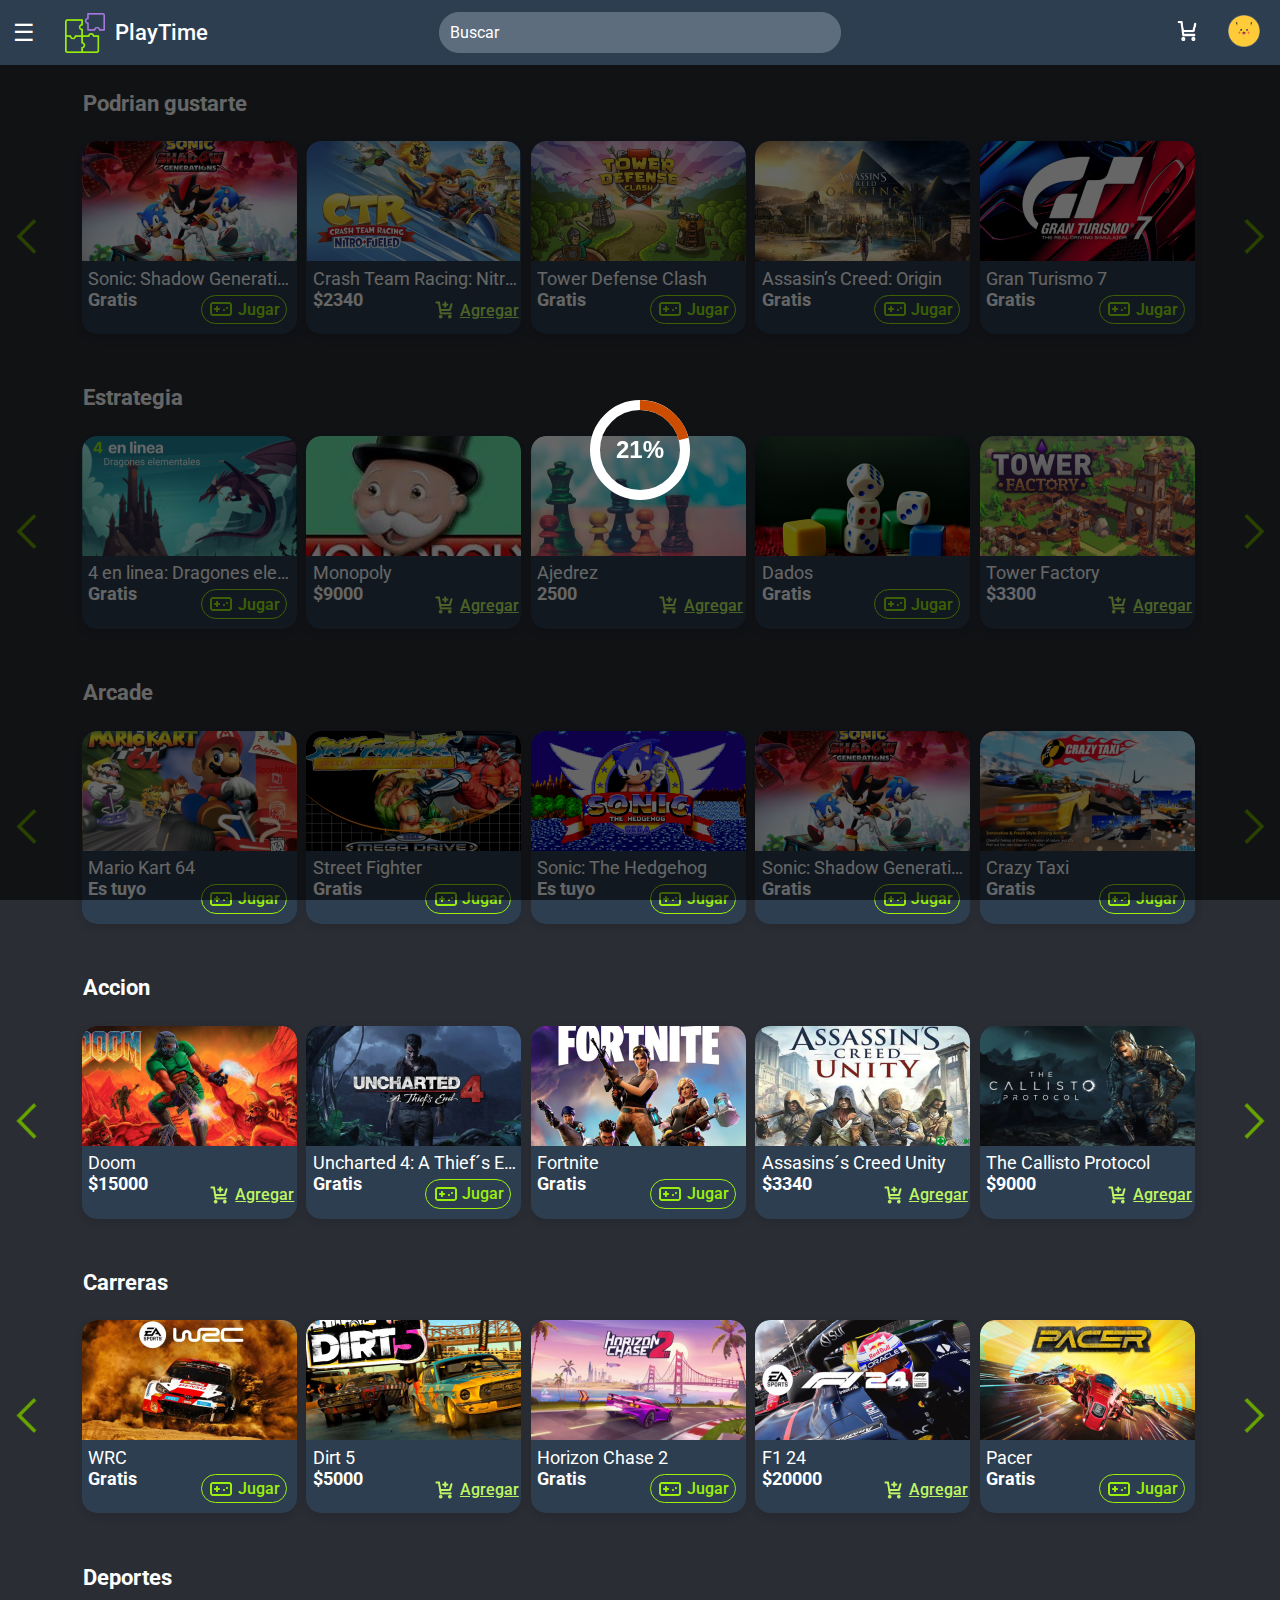
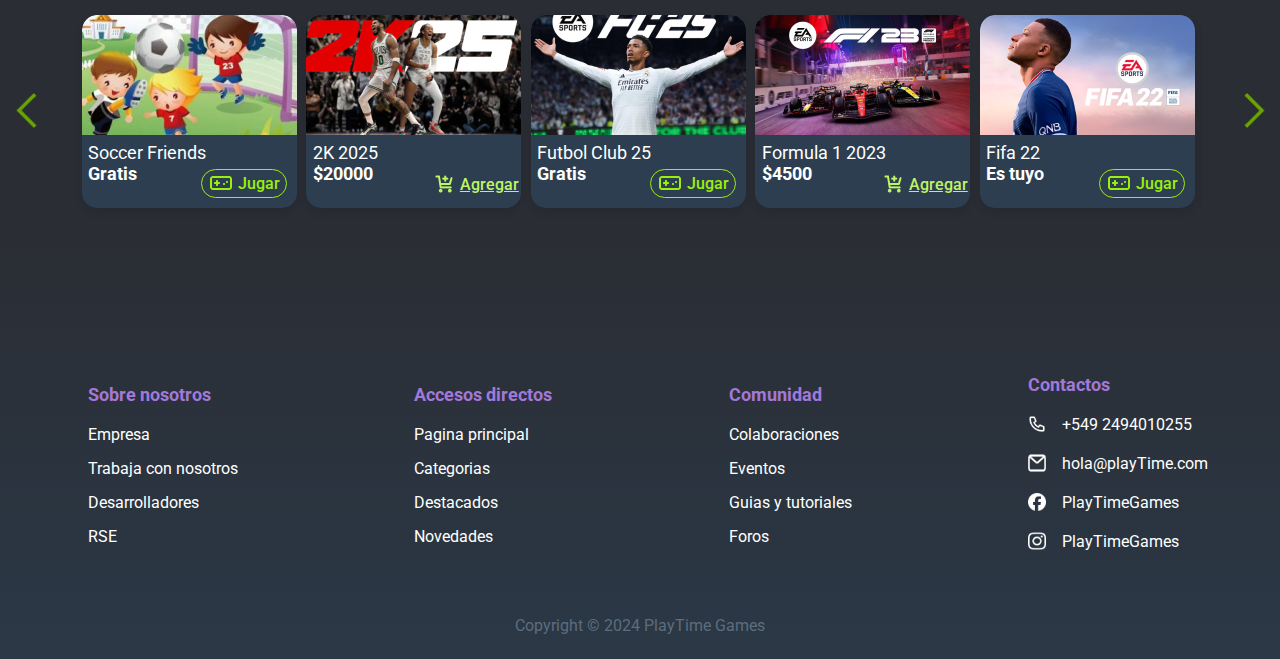
<file: TP3/EntregaFinal/index.html>
<!DOCTYPE html>
<html lang="en">

<head>
    <meta charset="UTF-8">
    <meta name="viewport" content="width=device-width, initial-scale=1.0">
    <title>Home</title>
    <link rel="stylesheet" href="style/style.css">
    <link rel="preconnect" href="https://fonts.googleapis.com">
    <link rel="preconnect" href="https://fonts.gstatic.com" crossorigin>
    <link
        href="https://fonts.googleapis.com/css2?family=Roboto:ital,wght@0,100;0,300;0,400;0,500;0,700;0,900;1,100;1,300;1,400;1,500;1,700;1,900&display=swap"
        rel="stylesheet">
</head>

<body>

    <div id="loading-spinner-container">
        <svg id="progress-circle" viewBox="0 0 100 100">
            <circle class="background" cx="50" cy="50" r="45"></circle>
            <circle class="foreground" cx="50" cy="50" r="45"></circle>
        </svg>

        <div id="porcentaje">0%</div>
    </div>

    <!-- Header -->
    <header id="header-navbar">
        <div class="nav-area-left nav-area" id="hamburguesa">
            <button class="hamburger-menu" id="hamburger-menu">&#9776;</button>
            <div onclick="window.location.href='index.html'" class="logo nav-area">
                <img src="iconos/site-playtime-icon.png" alt="playtime-icon">
                <p>PlayTime</p>
            </div>
        </div>
        <div class="nav-area-center nav-area">
            <input class="inpt-buscar" type="text" placeholder="Buscar">
        </div>
        <div class="nav-area-right nav-area">
           
                <button class="mob-search">
                    <img src="iconos/lupa-icon.png">
                </button>
                <button class="shop-btn">
                    <img src="iconos/shop.png">
                    <span class="cart-count" id="cartCount"></span>
                </button>
            
            <button class="logged-input">
                <img src="iconos/avatar-pika-login.png">
            </button>
        </div>
    </header>
    
    
   <div class="search">
        <input type="text" placeholder="Buscar">

    </div>

    <nav id="menu" class="menu">
        <a href="login.html" class="menu-link">Iniciar sesión</a>
        <hr class="menu-separator">

        <div class="container-menu">
            <div class="item-menu">
                <div class="menu-img-container"><img src="iconos/user-icon.png" /></div>
                <li><a>Perfil</a></li>
            </div>
            <div class="item-menu">
                <div class="menu-img-container"><img src="iconos/star-icon.png" /></div>
                <li><a>Recomendados</a></li>
            </div>
            <div class="item-menu">
                <div class="menu-img-container"><img src="iconos/clock-icon.png" /></div>
                <li><a>Recientes</a></li>
            </div>
            <div class="item-menu">
                <div class="menu-img-container"><img src="iconos/fire-icon.png" /></div>
                <li><a>Tendencias</a></li>
            </div>
        </div>

        <hr class="menu-separator">
        <div class="container-menu">
            <div class="item-menu">
                <img src="iconos/all-games-icon.png" />
                <li><a>Juegos</a></li>
            </div>

            <div class="item-menu">
                <img src="iconos/category-icon.png" />
                <li><a>Categorías</a></li>
            </div>

        </div>

        <hr class="menu-separator">
        <h3>Redes</h3>
        <div class="social-icons">
            <a href="#"><img src="iconos/facebook-icon.png" alt="Facebook"></a>
            <a href="#"><img src="iconos/instagram-icon.png" alt="Instagram"></a>
            <a href="#"><img src="iconos/email-icon.png" alt="Email"></a>
        </div>
    </nav>


    <div class="carousel-container">
        <div class="categoria">
            <h3>Podrian gustarte</h3>
        </div>
        <div class="carousel-window">
            <div class="div-button-prev">
                <button class="carousel-button prev" id="prevButton">
                    <img src="iconos/carousel-row-prev.png" alt="flecha izquierda">
                </button>
            </div>

            <div class="carousel-track" id="carouselTrack">
                <div class="card">
                    <img src="image/caratulas-juegos/sonic.png" alt="Card 1" class="img-game">

                    <div class="titulo-desc-card">
                        <h4>Sonic: Shadow Generations</h4>
                        <h5>Gratis</h5>
                    </div>

                    <button type="button" class="btn-card-game btn-card-jugar">
                        <img src="iconos/gamepad-icon-verde.png" alt="gamepad-icon" class="gamepad-original" />
                        <img src="iconos/gamepad-icon-violet.png" alt="gamepad-icon" class="gamepad-hover" />
                        <p class="roboto-medium">Jugar</p>
                    </button>
                </div>
                <div class="card">
                    <div class="added-product">
                        <img src="iconos/cart-added-product.png">
                    </div>
                    <img src="image/caratulas-juegos/crash.png" alt="Card 1" class="img-game">
                    <div class="titulo-desc-card">
                        <h4>Crash Team Racing: Nitro-F</h4>
                        <h5>$2340</h5>
                    </div>
                    <button type="button" class="btn-card-game btn-card-add">
                        <img src="iconos/shop-cart-add-icon-green.png" alt="gamepad-icon" class="gamepad-original" />
                        <img src="iconos/shop-cart-add-icon-violet.png" alt="gamepad-icon" class="gamepad-hover" />
                        <p class="roboto-bold">Agregar</p>
                    </button>

                    
                    <button type="button" class="btn-card-game btn-card-remove-game">
                        <img src="iconos/shop-cart-remove-icon-green.png" alt="gamepad-icon" class="gamepad-original" />
                        <img src="iconos/shop-cart-remove-icon-violet.png" alt="gamepad-icon" class="gamepad-hover" />
                        <p class="roboto-medium">Quitar</p>
                    </button>
                </div>
                <div class="card">
                    <img src="image/caratulas-juegos/tower.png" alt="Card 1" class="img-game">

                    <div class="titulo-desc-card">
                        <h4>Tower Defense Clash</h4>
                        <h5>Gratis</h5>
                    </div>

                    <button type="button" class="btn-card-game btn-card-jugar">
                        <img src="iconos/gamepad-icon-verde.png" alt="gamepad-icon" class="gamepad-original" />
                        <img src="iconos/gamepad-icon-violet.png" alt="gamepad-icon" class="gamepad-hover" />
                        <p class="roboto-medium">Jugar</p>
                    </button>
                   
                </div>
                <div class="card">
                    <img src="image/caratulas-juegos/assasin.png" alt="Card 1" class="img-game">

                    <div class="titulo-desc-card">
                        <h4>Assasin’s Creed: Origin</h4>
                        <h5>Gratis</h5>
                    </div>

                    <button type="button" class="btn-card-game btn-card-jugar">
                        <img src="iconos/gamepad-icon-verde.png" alt="gamepad-icon" class="gamepad-original" />
                        <img src="iconos/gamepad-icon-violet.png" alt="gamepad-icon" class="gamepad-hover" />
                        <p class="roboto-medium">Jugar</p>
                    </button>
                   
                </div>
                <div class="card">
                    <img src="image/caratulas-juegos/gt7.png" alt="Card 1" class="img-game">

                    <div class="titulo-desc-card">
                        <h4>Gran Turismo 7</h4>
                        <h5>Gratis</h5>
                    </div>

                    <button type="button" class="btn-card-game btn-card-jugar">
                        <img src="iconos/gamepad-icon-verde.png" alt="gamepad-icon" class="gamepad-original" />
                        <img src="iconos/gamepad-icon-violet.png" alt="gamepad-icon" class="gamepad-hover" />
                        <p class="roboto-medium">Jugar</p>
                    </button>
                   
                </div>
                <div class="card">
                    <img src="image/caratulas-juegos/mariokart64.png" alt="Card 1" class="img-game">

                    <div class="titulo-desc-card">
                        <h4>Mario Kart 64</h4>
                        <h5>Es tuyo</h5>
                    </div>

                    <button type="button" class="btn-card-game btn-card-jugar">
                        <img src="iconos/gamepad-icon-verde.png" alt="gamepad-icon" class="gamepad-original" />
                        <img src="iconos/gamepad-icon-violet.png" alt="gamepad-icon" class="gamepad-hover" />
                        <p class="roboto-medium">Jugar</p>
                    </button>
                   
                </div>
                <div class="card">
                    <div class="added-product">
                        <img src="iconos/cart-added-product.png">
                    </div>
                    <img src="image/caratulas-juegos/ghostsn-globlins-game.png" alt="Card 1" class="img-game">
                    <div class="titulo-desc-card">
                        <h4>Ghosts'n Globlins</h4>
                        <h5>$20</h5>
                    </div>
                    <button type="button" class="btn-card-game btn-card-add">
                        <img src="iconos/shop-cart-add-icon-green.png" alt="gamepad-icon" class="gamepad-original" />
                        <img src="iconos/shop-cart-add-icon-violet.png" alt="gamepad-icon" class="gamepad-hover" />
                        <p class="roboto-bold">Agregar</p>
                    </button>

                    
                    <button type="button" class="btn-card-game btn-card-remove-game">
                        <img src="iconos/shop-cart-remove-icon-green.png" alt="gamepad-icon" class="gamepad-original" />
                        <img src="iconos/shop-cart-remove-icon-violet.png" alt="gamepad-icon" class="gamepad-hover" />
                        <p class="roboto-medium">Quitar</p>
                    </button>
                </div>
                <div class="card">
                    <div class="added-product">
                        <img src="iconos/cart-added-product.png">
                    </div>
                    <img src="image/caratulas-juegos/towefactory.png" alt="Card 1" class="img-game">
                    <div class="titulo-desc-card">
                        <h4>Tower Factory</h4>
                        <h5>$3300</h5>
                    </div>
                    <button type="button" class="btn-card-game btn-card-add">
                        <img src="iconos/shop-cart-add-icon-green.png" alt="gamepad-icon" class="gamepad-original" />
                        <img src="iconos/shop-cart-add-icon-violet.png" alt="gamepad-icon" class="gamepad-hover" />
                        <p class="roboto-bold">Agregar</p>
                    </button>

                    
                    <button type="button" class="btn-card-game btn-card-remove-game">
                        <img src="iconos/shop-cart-remove-icon-green.png" alt="gamepad-icon" class="gamepad-original" />
                        <img src="iconos/shop-cart-remove-icon-violet.png" alt="gamepad-icon" class="gamepad-hover" />
                        <p class="roboto-medium">Quitar</p>
                    </button>
                </div>
                <div class="card">
                    <div class="added-product">
                        <img src="iconos/cart-added-product.png">
                    </div>
                    <img src="image/caratulas-juegos/thecallisto.png" alt="Card 1" class="img-game">
                    <div class="titulo-desc-card">
                        <h4>The Callisto Protocol </h4>
                        <h5>$9000</h5>
                    </div>
                    <button type="button" class="btn-card-game btn-card-add">
                        <img src="iconos/shop-cart-add-icon-green.png" alt="gamepad-icon" class="gamepad-original" />
                        <img src="iconos/shop-cart-add-icon-violet.png" alt="gamepad-icon" class="gamepad-hover" />
                        <p class="roboto-bold">Agregar</p>
                    </button>

                    
                    <button type="button" class="btn-card-game btn-card-remove-game">
                        <img src="iconos/shop-cart-remove-icon-green.png" alt="gamepad-icon" class="gamepad-original" />
                        <img src="iconos/shop-cart-remove-icon-violet.png" alt="gamepad-icon" class="gamepad-hover" />
                        <p class="roboto-medium">Quitar</p>
                    </button>
                </div>
                <div class="card">
                    <img src="image/caratulas-juegos/burnout-3-game.png" alt="Card 1" class="img-game">

                    <div class="titulo-desc-card">
                        <h4>Burnout 3</h4>
                        <h5>Gratis</h5>
                    </div>

                    <button type="button" class="btn-card-game btn-card-jugar">
                        <img src="iconos/gamepad-icon-verde.png" alt="gamepad-icon" class="gamepad-original" />
                        <img src="iconos/gamepad-icon-violet.png" alt="gamepad-icon" class="gamepad-hover" />
                        <p class="roboto-medium">Jugar</p>
                    </button>
                   
                </div>
            </div>

            <div class="div-button-next">
                <button class="carousel-button next" id="nextButton">
                    <img src="iconos/carousel-row-next.png" alt="flecha derecha">
                </button>
            </div>
        </div>
    </div>
    <div class="carousel-container">
        <div class="categoria">
            <h3 id="estrategia">Estrategia</h3>
        </div>
        <div class="carousel-window">
            <div class="div-button-prev">
                <button class="carousel-button prev" id="prevButton">
                    <img src="iconos/carousel-row-prev.png" alt="flecha izquierda">
                </button>
            </div>

            <div class="carousel-track" id="carouselTrack">
                <div class="card">
                    <img src="image/caratulas-juegos/4-en-uno.png" alt="Card 1" class="img-game">

                    <div class="titulo-desc-card">
                        <h4>4 en linea: Dragones elementales</h4>
                        <h5>Gratis</h5>
                    </div>

                    <button type="button" onclick="window.location.href='4enLinea.html'" class="btn-card-game btn-card-jugar">
                        <img src="iconos/gamepad-icon-verde.png" alt="gamepad-icon" class="gamepad-original" />
                        <img src="iconos/gamepad-icon-violet.png" alt="gamepad-icon" class="gamepad-hover" />
                        <p class="roboto-medium">Jugar</p>
                    </button>
                    
                </div>
                <div class="card">
                    <div class="added-product">
                        <img src="iconos/cart-added-product.png">
                    </div>
                    <img src="image/caratulas-juegos/monopoly.png" alt="Card 1" class="img-game">
                    <div class="titulo-desc-card">
                        <h4>Monopoly</h4>
                        <h5>$9000</h5>
                    </div>
                    <button type="button" class="btn-card-game btn-card-add">
                        <img src="iconos/shop-cart-add-icon-green.png" alt="gamepad-icon" class="gamepad-original" />
                        <img src="iconos/shop-cart-add-icon-violet.png" alt="gamepad-icon" class="gamepad-hover" />
                        <p class="roboto-bold">Agregar</p>
                    </button>

                    
                    <button type="button" class="btn-card-game btn-card-remove-game">
                        <img src="iconos/shop-cart-remove-icon-green.png" alt="gamepad-icon" class="gamepad-original" />
                        <img src="iconos/shop-cart-remove-icon-violet.png" alt="gamepad-icon" class="gamepad-hover" />
                        <p class="roboto-medium">Quitar</p>
                    </button>
                </div>
                <div class="card">
                    <div class="added-product">
                        <img src="iconos/cart-added-product.png">
                    </div>
                    <img src="image/caratulas-juegos/ajedrez.png" alt="Card 1" class="img-game">
                    <div class="titulo-desc-card">
                        <h4>Ajedrez</h4>
                        <h5>2500</h5>
                    </div>
                    <button type="button" class="btn-card-game btn-card-add">
                        <img src="iconos/shop-cart-add-icon-green.png" alt="gamepad-icon" class="gamepad-original" />
                        <img src="iconos/shop-cart-add-icon-violet.png" alt="gamepad-icon" class="gamepad-hover" />
                        <p class="roboto-bold">Agregar</p>
                    </button>

                    
                    <button type="button" class="btn-card-game btn-card-remove-game">
                        <img src="iconos/shop-cart-remove-icon-green.png" alt="gamepad-icon" class="gamepad-original" />
                        <img src="iconos/shop-cart-remove-icon-violet.png" alt="gamepad-icon" class="gamepad-hover" />
                        <p class="roboto-medium">Quitar</p>
                    </button>
                </div>
                <div class="card">
                    <img src="image/caratulas-juegos/dados.png" alt="Card 1" class="img-game">

                    <div class="titulo-desc-card">
                        <h4>Dados</h4>
                        <h5>Gratis</h5>
                    </div>

                    <button type="button" class="btn-card-game btn-card-jugar">
                        <img src="iconos/gamepad-icon-verde.png" alt="gamepad-icon" class="gamepad-original" />
                        <img src="iconos/gamepad-icon-violet.png" alt="gamepad-icon" class="gamepad-hover" />
                        <p class="roboto-medium">Jugar</p>
                    </button>
                   
                </div>
                <div class="card">
                    <div class="added-product">
                        <img src="iconos/cart-added-product.png">
                    </div>
                    <img src="image/caratulas-juegos/towefactory.png" alt="Card 1" class="img-game">
                    <div class="titulo-desc-card">
                        <h4>Tower Factory</h4>
                        <h5>$3300</h5>
                    </div>
                    <button type="button" class="btn-card-game btn-card-add">
                        <img src="iconos/shop-cart-add-icon-green.png" alt="gamepad-icon" class="gamepad-original" />
                        <img src="iconos/shop-cart-add-icon-violet.png" alt="gamepad-icon" class="gamepad-hover" />
                        <p class="roboto-bold">Agregar</p>
                    </button>

                    
                    <button type="button" class="btn-card-game btn-card-remove-game">
                        <img src="iconos/shop-cart-remove-icon-green.png" alt="gamepad-icon" class="gamepad-original" />
                        <img src="iconos/shop-cart-remove-icon-violet.png" alt="gamepad-icon" class="gamepad-hover" />
                        <p class="roboto-medium">Quitar</p>
                    </button>
                </div>
                <div class="card">
                    <img src="image/caratulas-juegos/akinator-game.png" alt="Card 1" class="img-game">
                
                    <div class="titulo-desc-card">
                        <h4>Akinator</h4>
                        <h5>Gratis</h5>
                    </div>
                
                    <button type="button" class="btn-card-game btn-card-jugar">
                        <img src="iconos/gamepad-icon-verde.png" alt="gamepad-icon" class="gamepad-original" />
                        <img src="iconos/gamepad-icon-violet.png" alt="gamepad-icon" class="gamepad-hover" />
                        <p class="roboto-medium">Jugar</p>
                    </button>
                </div>
                <div class="card">
                    <img src="image/caratulas-juegos/kingdom-rush-game.png" alt="Card 1" class="img-game">

                    <div class="titulo-desc-card">
                        <h4>Kingdom Rush</h4>
                        <h5>Gratis</h5>
                    </div>

                    <button type="button" class="btn-card-game btn-card-jugar">
                        <img src="iconos/gamepad-icon-verde.png" alt="gamepad-icon" class="gamepad-original" />
                        <img src="iconos/gamepad-icon-violet.png" alt="gamepad-icon" class="gamepad-hover" />
                        <p class="roboto-medium">Jugar</p>
                    </button>
                   
                </div>
                <div class="card">
                    <img src="image/caratulas-juegos/bloons-tds-game.png" alt="Card 1" class="img-game">
                
                    <div class="titulo-desc-card">
                        <h4>Bloons TDS</h4>
                        <h5>Gratis</h5>
                    </div>
                
                    <button type="button" class="btn-card-game btn-card-jugar">
                        <img src="iconos/gamepad-icon-verde.png" alt="gamepad-icon" class="gamepad-original" />
                        <img src="iconos/gamepad-icon-violet.png" alt="gamepad-icon" class="gamepad-hover" />
                        <p class="roboto-medium">Jugar</p>
                    </button>
                </div>
                <div class="card">
                    <img src="image/caratulas-juegos/tower-defence-protect-your-gold.png" alt="Card 1" class="img-game">

                    <div class="titulo-desc-card">
                        <h4>Tower Defence: Protect Your Gold</h4>
                        <h5>Gratis</h5>
                    </div>

                    <button type="button" class="btn-card-game btn-card-jugar">
                        <img src="iconos/gamepad-icon-verde.png" alt="gamepad-icon" class="gamepad-original" />
                        <img src="iconos/gamepad-icon-violet.png" alt="gamepad-icon" class="gamepad-hover" />
                        <p class="roboto-medium">Jugar</p>
                    </button>
                   
                </div>
                <div class="card">
                    <img src="image/caratulas-juegos/trolls-vs-vikings-game.png" alt="Card 1" class="img-game">
                
                    <div class="titulo-desc-card">
                        <h4>Trolls VS Vikings</h4>
                        <h5>Gratis</h5>
                    </div>
                
                    <button type="button" class="btn-card-game btn-card-jugar">
                        <img src="iconos/gamepad-icon-verde.png" alt="gamepad-icon" class="gamepad-original" />
                        <img src="iconos/gamepad-icon-violet.png" alt="gamepad-icon" class="gamepad-hover" />
                        <p class="roboto-medium">Jugar</p>
                    </button>
                </div>
            </div>

            <div class="div-button-next">
                <button class="carousel-button next" id="nextButton">
                    <img src="iconos/carousel-row-next.png" alt="flecha derecha">
                </button>
            </div>
        </div>
    </div>
    <div class="carousel-container">
        <div class="categoria">
            <h3>Arcade</h3>
        </div>
        <div class="carousel-window">
            <div class="div-button-prev">
                <button class="carousel-button prev" id="prevButton">
                    <img src="iconos/carousel-row-prev.png" alt="flecha izquierda">
                </button>
            </div>

            <div class="carousel-track" id="carouselTrack">
                <div class="card">
                    <img src="image/caratulas-juegos/mariokart64.png" alt="Card 1" class="img-game">

                    <div class="titulo-desc-card">
                        <h4>Mario Kart 64</h4>
                        <h5>Es tuyo</h5>
                    </div>

                    <button type="button" class="btn-card-game btn-card-jugar">
                        <img src="iconos/gamepad-icon-verde.png" alt="gamepad-icon" class="gamepad-original" />
                        <img src="iconos/gamepad-icon-violet.png" alt="gamepad-icon" class="gamepad-hover" />
                        <p class="roboto-medium">Jugar</p>
                    </button>
                   
                </div>
                <div class="card">
                    <img src="image/caratulas-juegos/streetF.png" alt="Card 1" class="img-game">

                    <div class="titulo-desc-card">
                        <h4>Street Fighter</h4>
                        <h5>Gratis</h5>
                    </div>

                    <button type="button" class="btn-card-game btn-card-jugar">
                        <img src="iconos/gamepad-icon-verde.png" alt="gamepad-icon" class="gamepad-original" />
                        <img src="iconos/gamepad-icon-violet.png" alt="gamepad-icon" class="gamepad-hover" />
                        <p class="roboto-medium">Jugar</p>
                    </button>
                   
                </div>
                <div class="card">
                    <img src="image/caratulas-juegos/sonicTheHedge.png" alt="Card 1" class="img-game">

                    <div class="titulo-desc-card">
                        <h4>Sonic: The Hedgehog</h4>
                        <h5>Es tuyo</h5>
                    </div>

                    <button type="button" class="btn-card-game btn-card-jugar">
                        <img src="iconos/gamepad-icon-verde.png" alt="gamepad-icon" class="gamepad-original" />
                        <img src="iconos/gamepad-icon-violet.png" alt="gamepad-icon" class="gamepad-hover" />
                        <p class="roboto-medium">Jugar</p>
                    </button>
                   
                </div>
                <div class="card">
                    <img src="image/caratulas-juegos/sonic.png" alt="Card 1" class="img-game">

                    <div class="titulo-desc-card">
                        <h4>Sonic: Shadow Generations</h4>
                        <h5>Gratis</h5>
                    </div>

                    <button type="button" class="btn-card-game btn-card-jugar">
                        <img src="iconos/gamepad-icon-verde.png" alt="gamepad-icon" class="gamepad-original" />
                        <img src="iconos/gamepad-icon-violet.png" alt="gamepad-icon" class="gamepad-hover" />
                        <p class="roboto-medium">Jugar</p>
                    </button>
                   
                </div>
                <div class="card">
                    <img src="image/caratulas-juegos/carzytaxi.png" alt="Card 1" class="img-game">

                    <div class="titulo-desc-card">
                        <h4>Crazy Taxi</h4>
                        <h5>Gratis</h5>
                    </div>

                    <button type="button" class="btn-card-game btn-card-jugar">
                        <img src="iconos/gamepad-icon-verde.png" alt="gamepad-icon" class="gamepad-original" />
                        <img src="iconos/gamepad-icon-violet.png" alt="gamepad-icon" class="gamepad-hover" />
                        <p class="roboto-medium">Jugar</p>
                    </button>
                   
                </div>
                <div class="card">
                    <img src="image/caratulas-juegos/golden-axe-game.png" alt="Card 1" class="img-game">

                    <div class="titulo-desc-card">
                        <h4>Golden Axe</h4>
                        <h5>Gratis</h5>
                    </div>

                    <button type="button" class="btn-card-game btn-card-jugar">
                        <img src="iconos/gamepad-icon-verde.png" alt="gamepad-icon" class="gamepad-original" />
                        <img src="iconos/gamepad-icon-violet.png" alt="gamepad-icon" class="gamepad-hover" />
                        <p class="roboto-medium">Jugar</p>
                    </button>
                   
                </div>
                <div class="card">
                    <img src="image/caratulas-juegos/sonic-2.png" alt="Card 1" class="img-game">

                    <div class="titulo-desc-card">
                        <h4>Sonic 2</h4>
                        <h5>Es tuyo</h5>
                    </div>

                    <button type="button" class="btn-card-game btn-card-jugar">
                        <img src="iconos/gamepad-icon-verde.png" alt="gamepad-icon" class="gamepad-original" />
                        <img src="iconos/gamepad-icon-violet.png" alt="gamepad-icon" class="gamepad-hover" />
                        <p class="roboto-medium">Jugar</p>
                    </button>
                   
                </div>
                <div class="card">
                    <img src="image/caratulas-juegos/street-fighter.png" alt="Card 1" class="img-game">
                
                    <div class="titulo-desc-card">
                        <h4>Street Fighter</h4>
                        <h5>Gratis</h5>
                    </div>
                
                    <button type="button" class="btn-card-game btn-card-jugar">
                        <img src="iconos/gamepad-icon-verde.png" alt="gamepad-icon" class="gamepad-original" />
                        <img src="iconos/gamepad-icon-violet.png" alt="gamepad-icon" class="gamepad-hover" />
                        <p class="roboto-medium">Jugar</p>
                    </button>
                </div>
                <div class="card">
                    <img src="image/caratulas-juegos/cobra-combar-game.png" alt="Card 1" class="img-game">

                    <div class="titulo-desc-card">
                        <h4>Cobra Combar</h4>
                        <h5>Es tuyo</h5>
                    </div>

                    <button type="button" class="btn-card-game btn-card-jugar">
                        <img src="iconos/gamepad-icon-verde.png" alt="gamepad-icon" class="gamepad-original" />
                        <img src="iconos/gamepad-icon-violet.png" alt="gamepad-icon" class="gamepad-hover" />
                        <p class="roboto-medium">Jugar</p>
                    </button>
                   
                </div>
                <div class="card">
                    <div class="added-product">
                        <img src="iconos/cart-added-product.png">
                    </div>
                    <img src="image/caratulas-juegos/ghostsn-globlins-game.png" alt="Card 1" class="img-game">
                    <div class="titulo-desc-card">
                        <h4>Ghosts'n Globlins</h4>
                        <h5>$20</h5>
                    </div>
                    <button type="button" class="btn-card-game btn-card-add">
                        <img src="iconos/shop-cart-add-icon-green.png" alt="gamepad-icon" class="gamepad-original" />
                        <img src="iconos/shop-cart-add-icon-violet.png" alt="gamepad-icon" class="gamepad-hover" />
                        <p class="roboto-bold">Agregar</p>
                    </button>

                    
                    <button type="button" class="btn-card-game btn-card-remove-game">
                        <img src="iconos/shop-cart-remove-icon-green.png" alt="gamepad-icon" class="gamepad-original" />
                        <img src="iconos/shop-cart-remove-icon-violet.png" alt="gamepad-icon" class="gamepad-hover" />
                        <p class="roboto-medium">Quitar</p>
                    </button>
                </div>
            </div>

            <div class="div-button-next">
                <button class="carousel-button next" id="nextButton">
                    <img src="iconos/carousel-row-next.png" alt="flecha derecha">
                </button>
            </div>
        </div>
    </div>
    <div class="carousel-container">
        <div class="categoria">
            <h3>Accion</h3>
        </div>
        <div class="carousel-window">
            <div class="div-button-prev">
                <button class="carousel-button prev" id="prevButton">
                    <img src="iconos/carousel-row-prev.png" alt="flecha izquierda">
                </button>
            </div>

            <div class="carousel-track" id="carouselTrack">
                <div class="card">
                    <div class="added-product">
                        <img src="iconos/cart-added-product.png">
                    </div>
                    <img src="image/caratulas-juegos/doom.png" alt="Card 1" class="img-game">
                    <div class="titulo-desc-card">
                        <h4>Doom</h4>
                        <h5>$15000</h5>
                    </div>
                    <button type="button" class="btn-card-game btn-card-add">
                        <img src="iconos/shop-cart-add-icon-green.png" alt="gamepad-icon" class="gamepad-original" />
                        <img src="iconos/shop-cart-add-icon-violet.png" alt="gamepad-icon" class="gamepad-hover" />
                        <p class="roboto-bold">Agregar</p>
                    </button>

                    
                    <button type="button" class="btn-card-game btn-card-remove-game">
                        <img src="iconos/shop-cart-remove-icon-green.png" alt="gamepad-icon" class="gamepad-original" />
                        <img src="iconos/shop-cart-remove-icon-violet.png" alt="gamepad-icon" class="gamepad-hover" />
                        <p class="roboto-medium">Quitar</p>
                    </button>
                </div>
                <div class="card">
                    <img src="image/caratulas-juegos/uncharted4.png" alt="Card 1" class="img-game">

                    <div class="titulo-desc-card">
                        <h4>Uncharted 4: A Thief´s End</h4>
                        <h5>Gratis</h5>
                    </div>

                    <button type="button" class="btn-card-game btn-card-jugar">
                        <img src="iconos/gamepad-icon-verde.png" alt="gamepad-icon" class="gamepad-original" />
                        <img src="iconos/gamepad-icon-violet.png" alt="gamepad-icon" class="gamepad-hover" />
                        <p class="roboto-medium">Jugar</p>
                    </button>
                   
                </div>
                <div class="card">
                    <img src="image/caratulas-juegos/fortnite.png" alt="Card 1" class="img-game">

                    <div class="titulo-desc-card">
                        <h4>Fortnite</h4>
                        <h5>Gratis</h5>
                    </div>

                    <button type="button" class="btn-card-game btn-card-jugar">
                        <img src="iconos/gamepad-icon-verde.png" alt="gamepad-icon" class="gamepad-original" />
                        <img src="iconos/gamepad-icon-violet.png" alt="gamepad-icon" class="gamepad-hover" />
                        <p class="roboto-medium">Jugar</p>
                    </button>
                   
                </div>
                <div class="card">
                    <div class="added-product">
                        <img src="iconos/cart-added-product.png">
                    </div>
                    <img src="image/caratulas-juegos/assassinscreed.png" alt="Card 1" class="img-game">
                    <div class="titulo-desc-card">
                        <h4>Assasins´s Creed Unity </h4>
                        <h5>$3340</h5>
                    </div>
                    <button type="button" class="btn-card-game btn-card-add">
                        <img src="iconos/shop-cart-add-icon-green.png" alt="gamepad-icon" class="gamepad-original" />
                        <img src="iconos/shop-cart-add-icon-violet.png" alt="gamepad-icon" class="gamepad-hover" />
                        <p class="roboto-bold">Agregar</p>
                    </button>

                    
                    <button type="button" class="btn-card-game btn-card-remove-game">
                        <img src="iconos/shop-cart-remove-icon-green.png" alt="gamepad-icon" class="gamepad-original" />
                        <img src="iconos/shop-cart-remove-icon-violet.png" alt="gamepad-icon" class="gamepad-hover" />
                        <p class="roboto-medium">Quitar</p>
                    </button>
                </div>
                <div class="card">
                    <div class="added-product">
                        <img src="iconos/cart-added-product.png">
                    </div>
                    <img src="image/caratulas-juegos/thecallisto.png" alt="Card 1" class="img-game">
                    <div class="titulo-desc-card">
                        <h4>The Callisto Protocol </h4>
                        <h5>$9000</h5>
                    </div>
                    <button type="button" class="btn-card-game btn-card-add">
                        <img src="iconos/shop-cart-add-icon-green.png" alt="gamepad-icon" class="gamepad-original" />
                        <img src="iconos/shop-cart-add-icon-violet.png" alt="gamepad-icon" class="gamepad-hover" />
                        <p class="roboto-bold">Agregar</p>
                    </button>

                    
                    <button type="button" class="btn-card-game btn-card-remove-game">
                        <img src="iconos/shop-cart-remove-icon-green.png" alt="gamepad-icon" class="gamepad-original" />
                        <img src="iconos/shop-cart-remove-icon-violet.png" alt="gamepad-icon" class="gamepad-hover" />
                        <p class="roboto-medium">Quitar</p>
                    </button>
                </div>
                <div class="card">
                    <img src="image/caratulas-juegos/call-of-duty-warzone.png" alt="Card 1" class="img-game">
                
                    <div class="titulo-desc-card">
                        <h4>Call of Duty Warzone</h4>
                        <h5>Gratis</h5>
                    </div>
                
                    <button type="button" class="btn-card-game btn-card-jugar">
                        <img src="iconos/gamepad-icon-verde.png" alt="gamepad-icon" class="gamepad-original" />
                        <img src="iconos/gamepad-icon-violet.png" alt="gamepad-icon" class="gamepad-hover" />
                        <p class="roboto-medium">Jugar</p>
                    </button>
                </div>
                <div class="card">
                    <img src="image/caratulas-juegos/ever-space-2.png" alt="Card 1" class="img-game">

                    <div class="titulo-desc-card">
                        <h4>Ever Space 2</h4>
                        <h5>Gratis</h5>
                    </div>

                    <button type="button" class="btn-card-game btn-card-jugar">
                        <img src="iconos/gamepad-icon-verde.png" alt="gamepad-icon" class="gamepad-original" />
                        <img src="iconos/gamepad-icon-violet.png" alt="gamepad-icon" class="gamepad-hover" />
                        <p class="roboto-medium">Jugar</p>
                    </button>
                   
                </div>
                <div class="card">
                    <img src="image/caratulas-juegos/hypercharge-unboxed-game.png" alt="Card 1" class="img-game">
                
                    <div class="titulo-desc-card">
                        <h4>HyperCharge Unboxed</h4>
                        <h5>Gratis</h5>
                    </div>
                
                    <button type="button" class="btn-card-game btn-card-jugar">
                        <img src="iconos/gamepad-icon-verde.png" alt="gamepad-icon" class="gamepad-original" />
                        <img src="iconos/gamepad-icon-violet.png" alt="gamepad-icon" class="gamepad-hover" />
                        <p class="roboto-medium">Jugar</p>
                    </button>
                </div>
                <div class="card">
                    <img src="image/caratulas-juegos/the-last-of-us.png" alt="Card 1" class="img-game">

                    <div class="titulo-desc-card">
                        <h4>The Last of Us</h4>
                        <h5>Es tuyo</h5>
                    </div>

                    <button type="button" class="btn-card-game btn-card-jugar">
                        <img src="iconos/gamepad-icon-verde.png" alt="gamepad-icon" class="gamepad-original" />
                        <img src="iconos/gamepad-icon-violet.png" alt="gamepad-icon" class="gamepad-hover" />
                        <p class="roboto-medium">Jugar</p>
                    </button>
                   
                </div>
                <div class="card">
                    <img src="image/caratulas-juegos/other-skin.png" alt="Card 1" class="img-game">
                
                    <div class="titulo-desc-card">
                        <h4>Other Skin</h4>
                        <h5>Gratis</h5>
                    </div>
                
                    <button type="button" class="btn-card-game btn-card-jugar">
                        <img src="iconos/gamepad-icon-verde.png" alt="gamepad-icon" class="gamepad-original" />
                        <img src="iconos/gamepad-icon-violet.png" alt="gamepad-icon" class="gamepad-hover" />
                        <p class="roboto-medium">Jugar</p>
                    </button>
                </div>
            </div>

            <div class="div-button-next">
                <button class="carousel-button next" id="nextButton">
                    <img src="iconos/carousel-row-next.png" alt="flecha derecha">
                </button>
            </div>
        </div>
    </div>
    <div class="carousel-container">
        <div class="categoria">
            <h3>Carreras</h3>
        </div>
        <div class="carousel-window">
            <div class="div-button-prev">
                <button class="carousel-button prev" id="prevButton">
                    <img src="iconos/carousel-row-prev.png" alt="flecha izquierda">
                </button>
            </div>

            <div class="carousel-track" id="carouselTrack">
                <div class="card">
                    <img src="image/caratulas-juegos/wrc.png" alt="Card 1" class="img-game">

                    <div class="titulo-desc-card">
                        <h4>WRC</h4>
                        <h5>Gratis</h5>
                    </div>

                    <button type="button" class="btn-card-game btn-card-jugar">
                        <img src="iconos/gamepad-icon-verde.png" alt="gamepad-icon" class="gamepad-original" />
                        <img src="iconos/gamepad-icon-violet.png" alt="gamepad-icon" class="gamepad-hover" />
                        <p class="roboto-medium">Jugar</p>
                    </button>
                   
                </div>
                <div class="card">
                    <div class="added-product">
                        <img src="iconos/cart-added-product.png">
                    </div>
                    <img src="image/caratulas-juegos/dirt5.png" alt="Card 1" class="img-game">
                    <div class="titulo-desc-card">
                        <h4>Dirt 5</h4>
                        <h5>$5000</h5>
                    </div>
                    <button type="button" class="btn-card-game btn-card-add">
                        <img src="iconos/shop-cart-add-icon-green.png" alt="gamepad-icon" class="gamepad-original" />
                        <img src="iconos/shop-cart-add-icon-violet.png" alt="gamepad-icon" class="gamepad-hover" />
                        <p class="roboto-bold">Agregar</p>
                    </button>

                    
                    <button type="button" class="btn-card-game btn-card-remove-game">
                        <img src="iconos/shop-cart-remove-icon-green.png" alt="gamepad-icon" class="gamepad-original" />
                        <img src="iconos/shop-cart-remove-icon-violet.png" alt="gamepad-icon" class="gamepad-hover" />
                        <p class="roboto-medium">Quitar</p>
                    </button>
                </div>
                <div class="card">
                    <img src="image/caratulas-juegos/horizonchase2.png" alt="Card 1" class="img-game">

                    <div class="titulo-desc-card">
                        <h4>Horizon Chase 2</h4>
                        <h5>Gratis</h5>
                    </div>

                    <button type="button" class="btn-card-game btn-card-jugar">
                        <img src="iconos/gamepad-icon-verde.png" alt="gamepad-icon" class="gamepad-original" />
                        <img src="iconos/gamepad-icon-violet.png" alt="gamepad-icon" class="gamepad-hover" />
                        <p class="roboto-medium">Jugar</p>
                    </button>
                   
                </div>
                <div class="card">
                    <div class="added-product">
                        <img src="iconos/cart-added-product.png">
                    </div>
                    <img src="image/caratulas-juegos/f124.png" alt="Card 1" class="img-game">
                    <div class="titulo-desc-card">
                        <h4>F1 24</h4>
                        <h5>$20000</h5>
                    </div>
                    <button type="button" class="btn-card-game btn-card-add">
                        <img src="iconos/shop-cart-add-icon-green.png" alt="gamepad-icon" class="gamepad-original" />
                        <img src="iconos/shop-cart-add-icon-violet.png" alt="gamepad-icon" class="gamepad-hover" />
                        <p class="roboto-bold">Agregar</p>
                    </button>

                    
                    <button type="button" class="btn-card-game btn-card-remove-game">
                        <img src="iconos/shop-cart-remove-icon-green.png" alt="gamepad-icon" class="gamepad-original" />
                        <img src="iconos/shop-cart-remove-icon-violet.png" alt="gamepad-icon" class="gamepad-hover" />
                        <p class="roboto-medium">Quitar</p>
                    </button>
                </div>
                <div class="card">
                    <img src="image/caratulas-juegos/pacer.png" alt="Card 1" class="img-game">

                    <div class="titulo-desc-card">
                        <h4>Pacer</h4>
                        <h5>Gratis</h5>
                    </div>

                    <button type="button" class="btn-card-game btn-card-jugar">
                        <img src="iconos/gamepad-icon-verde.png" alt="gamepad-icon" class="gamepad-original" />
                        <img src="iconos/gamepad-icon-violet.png" alt="gamepad-icon" class="gamepad-hover" />
                        <p class="roboto-medium">Jugar</p>
                    </button>
                   
                </div>
                <div class="card">
                    <img src="image/caratulas-juegos/forza-horizon-motosport-game.png" alt="Card 1" class="img-game">
                
                    <div class="titulo-desc-card">
                        <h4>Forza Horizon: MotoSport</h4>
                        <h5>Gratis</h5>
                    </div>
                
                    <button type="button" class="btn-card-game btn-card-jugar">
                        <img src="iconos/gamepad-icon-verde.png" alt="gamepad-icon" class="gamepad-original" />
                        <img src="iconos/gamepad-icon-violet.png" alt="gamepad-icon" class="gamepad-hover" />
                        <p class="roboto-medium">Jugar</p>
                    </button>
                </div>
                <div class="card">
                    <img src="image/caratulas-juegos/burnout-3-game.png" alt="Card 1" class="img-game">

                    <div class="titulo-desc-card">
                        <h4>Burnout 3</h4>
                        <h5>Gratis</h5>
                    </div>

                    <button type="button" class="btn-card-game btn-card-jugar">
                        <img src="iconos/gamepad-icon-verde.png" alt="gamepad-icon" class="gamepad-original" />
                        <img src="iconos/gamepad-icon-violet.png" alt="gamepad-icon" class="gamepad-hover" />
                        <p class="roboto-medium">Jugar</p>
                    </button>
                   
                </div>
                <div class="card">
                    <img src="image/caratulas-juegos/hotwheels-unleashed-2-turbo-charged.png" alt="Card 1" class="img-game">
                
                    <div class="titulo-desc-card">
                        <h4>Hot Wheels: Unleashed 2 Turbo Charged</h4>
                        <h5>Gratis</h5>
                    </div>
                
                    <button type="button" class="btn-card-game btn-card-jugar">
                        <img src="iconos/gamepad-icon-verde.png" alt="gamepad-icon" class="gamepad-original" />
                        <img src="iconos/gamepad-icon-violet.png" alt="gamepad-icon" class="gamepad-hover" />
                        <p class="roboto-medium">Jugar</p>
                    </button>
                </div>
                <div class="card">
                    <img src="image/caratulas-juegos/gt7.png" alt="Card 1" class="img-game">

                    <div class="titulo-desc-card">
                        <h4>Gran Turismo 7</h4>
                        <h5>Gratis</h5>
                    </div>

                    <button type="button" class="btn-card-game btn-card-jugar">
                        <img src="iconos/gamepad-icon-verde.png" alt="gamepad-icon" class="gamepad-original" />
                        <img src="iconos/gamepad-icon-violet.png" alt="gamepad-icon" class="gamepad-hover" />
                        <p class="roboto-medium">Jugar</p>
                    </button>
                   
                </div>
                <div class="card">
                    <img src="image/caratulas-juegos/hotshot-racing.png" alt="Card 1" class="img-game">
                
                    <div class="titulo-desc-card">
                        <h4>Hot Shot Racing</h4>
                        <h5>Gratis</h5>
                    </div>
                
                    <button type="button" class="btn-card-game btn-card-jugar">
                        <img src="iconos/gamepad-icon-verde.png" alt="gamepad-icon" class="gamepad-original" />
                        <img src="iconos/gamepad-icon-violet.png" alt="gamepad-icon" class="gamepad-hover" />
                        <p class="roboto-medium">Jugar</p>
                    </button>
                </div>
            </div>

            <div class="div-button-next">
                <button class="carousel-button next" id="nextButton">
                    <img src="iconos/carousel-row-next.png" alt="flecha derecha">
                </button>
            </div>
        </div>
    </div>
    <div class="carousel-container">
        <div class="categoria">
            <h3>Deportes</h3>
        </div>
        <div class="carousel-window">
            <div class="div-button-prev">
                <button class="carousel-button prev" id="prevButton">
                    <img src="iconos/carousel-row-prev.png" alt="flecha izquierda">
                </button>
            </div>

            <div class="carousel-track" id="carouselTrack">
                <div class="card">
                    <img src="image/caratulas-juegos/soccerfriends.png" alt="Card 1" class="img-game">

                    <div class="titulo-desc-card">
                        <h4>Soccer Friends</h4>
                        <h5>Gratis</h5>
                    </div>

                    <button type="button" class="btn-card-game btn-card-jugar">
                        <img src="iconos/gamepad-icon-verde.png" alt="gamepad-icon" class="gamepad-original" />
                        <img src="iconos/gamepad-icon-violet.png" alt="gamepad-icon" class="gamepad-hover" />
                        <p class="roboto-medium">Jugar</p>
                    </button>
                   
                </div>
                <div class="card">
                    <div class="added-product">
                        <img src="iconos/cart-added-product.png">
                    </div>
                    <img src="image/caratulas-juegos/2k2025.png" alt="Card 1" class="img-game">
                    <div class="titulo-desc-card">
                        <h4>2K 2025</h4>
                        <h5>$20000</h5>
                    </div>
                    <button type="button" class="btn-card-game btn-card-add">
                        <img src="iconos/shop-cart-add-icon-green.png" alt="gamepad-icon" class="gamepad-original" />
                        <img src="iconos/shop-cart-add-icon-violet.png" alt="gamepad-icon" class="gamepad-hover" />
                        <p class="roboto-bold">Agregar</p>
                    </button>

                    
                    <button type="button" class="btn-card-game btn-card-remove-game">
                        <img src="iconos/shop-cart-remove-icon-green.png" alt="gamepad-icon" class="gamepad-original" />
                        <img src="iconos/shop-cart-remove-icon-violet.png" alt="gamepad-icon" class="gamepad-hover" />
                        <p class="roboto-medium">Quitar</p>
                    </button>
                </div>
                <div class="card">
                    <img src="image/caratulas-juegos/fc25.png" alt="Card 1" class="img-game">

                    <div class="titulo-desc-card">
                        <h4>Futbol Club 25</h4>
                        <h5>Gratis</h5>
                    </div>

                    <button type="button" class="btn-card-game btn-card-jugar">
                        <img src="iconos/gamepad-icon-verde.png" alt="gamepad-icon" class="gamepad-original" />
                        <img src="iconos/gamepad-icon-violet.png" alt="gamepad-icon" class="gamepad-hover" />
                        <p class="roboto-medium">Jugar</p>
                    </button>
                   
                </div>
                <div class="card">
                    <div class="added-product">
                        <img src="iconos/cart-added-product.png">
                    </div>
                    <img src="image/caratulas-juegos/f123.png" alt="Card 1" class="img-game">
                    <div class="titulo-desc-card">
                        <h4>Formula 1 2023</h4>
                        <h5>$4500</h5>
                    </div>
                    <button type="button" class="btn-card-game btn-card-add">
                        <img src="iconos/shop-cart-add-icon-green.png" alt="gamepad-icon" class="gamepad-original" />
                        <img src="iconos/shop-cart-add-icon-violet.png" alt="gamepad-icon" class="gamepad-hover" />
                        <p class="roboto-bold">Agregar</p>
                    </button>

                    
                    <button type="button" class="btn-card-game btn-card-remove-game">
                        <img src="iconos/shop-cart-remove-icon-green.png" alt="gamepad-icon" class="gamepad-original" />
                        <img src="iconos/shop-cart-remove-icon-violet.png" alt="gamepad-icon" class="gamepad-hover" />
                        <p class="roboto-medium">Quitar</p>
                    </button>
                </div>
                <div class="card">
                    <img src="image/caratulas-juegos/fifa22.png" alt="Card 1" class="img-game">

                    <div class="titulo-desc-card">
                        <h4>Fifa 22</h4>
                        <h5>Es tuyo</h5>
                    </div>

                    <button type="button" class="btn-card-game btn-card-jugar">
                        <img src="iconos/gamepad-icon-verde.png" alt="gamepad-icon" class="gamepad-original" />
                        <img src="iconos/gamepad-icon-violet.png" alt="gamepad-icon" class="gamepad-hover" />
                        <p class="roboto-medium">Jugar</p>
                    </button>
                   
                </div>
                <div class="card">
                    <img src="image/caratulas-juegos/harry-potter-quidditch-world-cup.png" alt="Card 1" class="img-game">
                
                    <div class="titulo-desc-card">
                        <h4>Harry Potter Quidditch World Cup</h4>
                        <h5>Gratis</h5>
                    </div>
                
                    <button type="button" class="btn-card-game btn-card-jugar">
                        <img src="iconos/gamepad-icon-verde.png" alt="gamepad-icon" class="gamepad-original" />
                        <img src="iconos/gamepad-icon-violet.png" alt="gamepad-icon" class="gamepad-hover" />
                        <p class="roboto-medium">Jugar</p>
                    </button>
                </div>
                <div class="card">
                    <img src="image/caratulas-juegos/superstar-soccer.png" alt="Card 1" class="img-game">

                    <div class="titulo-desc-card">
                        <h4>Mario Bross</h4>
                        <h5>Gratis</h5>
                    </div>

                    <button type="button" class="btn-card-game btn-card-jugar">
                        <img src="iconos/gamepad-icon-verde.png" alt="gamepad-icon" class="gamepad-original" />
                        <img src="iconos/gamepad-icon-violet.png" alt="gamepad-icon" class="gamepad-hover" />
                        <p class="roboto-medium">Jugar</p>
                    </button>
                   
                </div>
                <div class="card">
                    <img src="image/caratulas-juegos/the-show-24.png" alt="Card 1" class="img-game">
                
                    <div class="titulo-desc-card">
                        <h4>The Show 24</h4>
                        <h5>Gratis</h5>
                    </div>
                
                    <button type="button" class="btn-card-game btn-card-jugar">
                        <img src="iconos/gamepad-icon-verde.png" alt="gamepad-icon" class="gamepad-original" />
                        <img src="iconos/gamepad-icon-violet.png" alt="gamepad-icon" class="gamepad-hover" />
                        <p class="roboto-medium">Jugar</p>
                    </button>
                </div>
                <div class="card">
                    <img src="image/caratulas-juegos/basketball-stars.png" alt="Card 1" class="img-game">

                    <div class="titulo-desc-card">
                        <h4>Basketball Stars</h4>
                        <h5>Gratis</h5>
                    </div>

                    <button type="button" class="btn-card-game btn-card-jugar">
                        <img src="iconos/gamepad-icon-verde.png" alt="gamepad-icon" class="gamepad-original" />
                        <img src="iconos/gamepad-icon-violet.png" alt="gamepad-icon" class="gamepad-hover" />
                        <p class="roboto-medium">Jugar</p>
                    </button>
                   
                </div>
                <div class="card">
                    <img src="image/caratulas-juegos/football-champ.png" alt="Card 1" class="img-game">
                
                    <div class="titulo-desc-card">
                        <h4>Football Champ</h4>
                        <h5>Gratis</h5>
                    </div>
                
                    <button type="button" class="btn-card-game btn-card-jugar">
                        <img src="iconos/gamepad-icon-verde.png" alt="gamepad-icon" class="gamepad-original" />
                        <img src="iconos/gamepad-icon-violet.png" alt="gamepad-icon" class="gamepad-hover" />
                        <p class="roboto-medium">Jugar</p>
                    </button>
                </div>
            </div>

            <div class="div-button-next">
                <button class="carousel-button next" id="nextButton">
                    <img src="iconos/carousel-row-next.png" alt="flecha derecha">
                </button>
            </div>
        </div>
    </div>
   

    <!-- Footer -->

    <footer id="footer">
        <div class="footer-links">
            <div>
                <button class="btn-footer">Sobre nosotros</button>
                <ul class="footer-list">
                    <li><a href="#">Empresa</a></li>
                    <li><a href="#">Trabaja con nosotros</a></li>
                    <li><a href="#">Desarrolladores</a></li>
                    <li><a href="#">RSE</a></li>
                </ul>
            </div>
            <div>
                <button class="btn-footer">Accesos directos</button>
                <ul class="footer-list">
                    <li><a href="#">Pagina principal</a></li>
                    <li><a href="#">Categorias</a></li>
                    <li><a href="#">Destacados</a></li>
                    <li><a href="#">Novedades</a></li>
                </ul>
            </div>
            <div>
                <button class="btn-footer">Comunidad</button>
                <ul class="footer-list">
                    <li><a href="#">Colaboraciones</a></li>
                    <li><a href="#">Eventos</a></li>
                    <li><a href="#">Guias y tutoriales</a></li>
                    <li><a href="#">Foros</a></li>
                </ul>
            </div>
            <div class="social-footer-div">
                <button class="btn-footer">Contactos</button>
                <ul class="footer-list social-footer">
                    <li><img src="iconos/telephone-icon.png"><a class="telephone-footer" href="#">+549 2494010255</a></li>
                    <li><img src="iconos/email-icon.png"><a class="email-footer" href="#">hola@playTime.com</a></li>
                    <li><img src="iconos/facebook-icon.png"><a href="#">PlayTimeGames</a></li>
                    <li><img src="iconos/instagram-icon.png"><a href="#">PlayTimeGames</a></li>
                </ul>
            </div>
        </div>
        <div class="footer-bottom">
            <p>Copyright &copy; 2024 PlayTime Games</p>
        </div>
    </footer>

    <script src="js/script.js"></script>

</body>

</html>
</file>
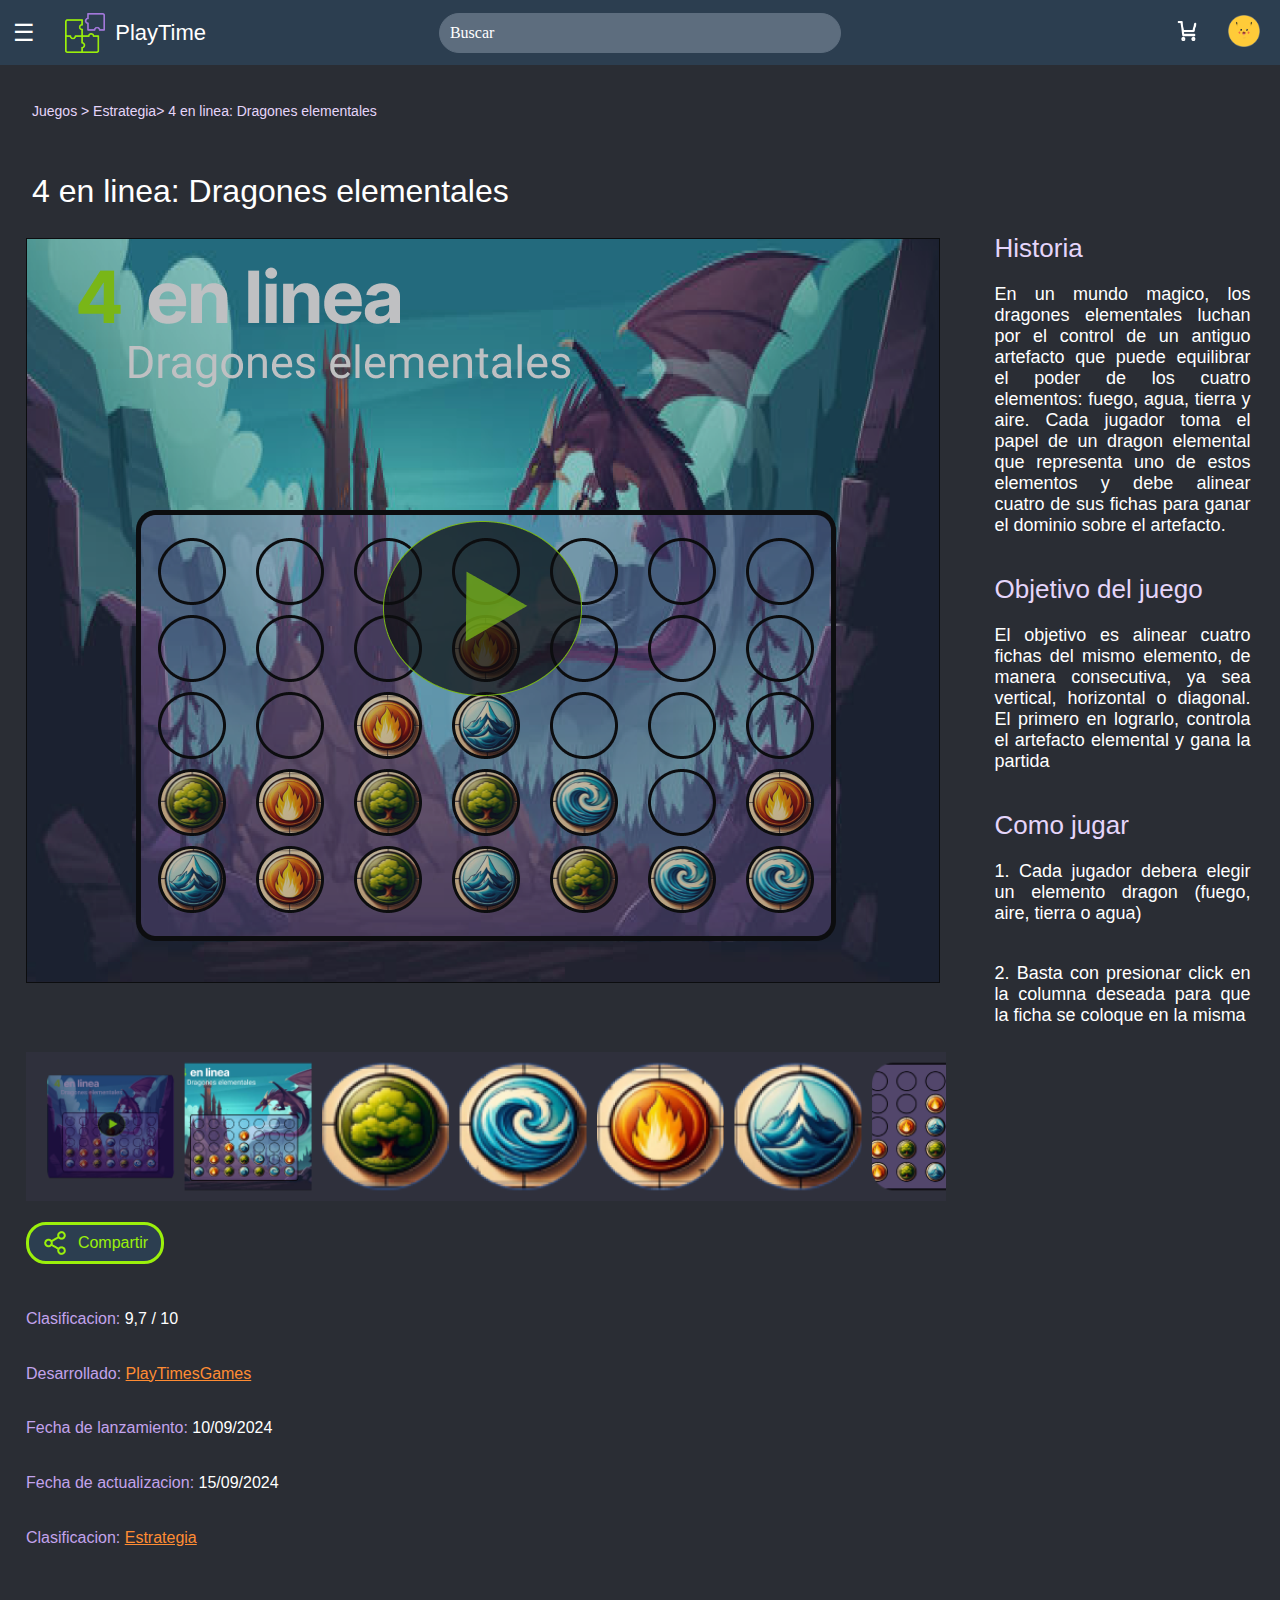
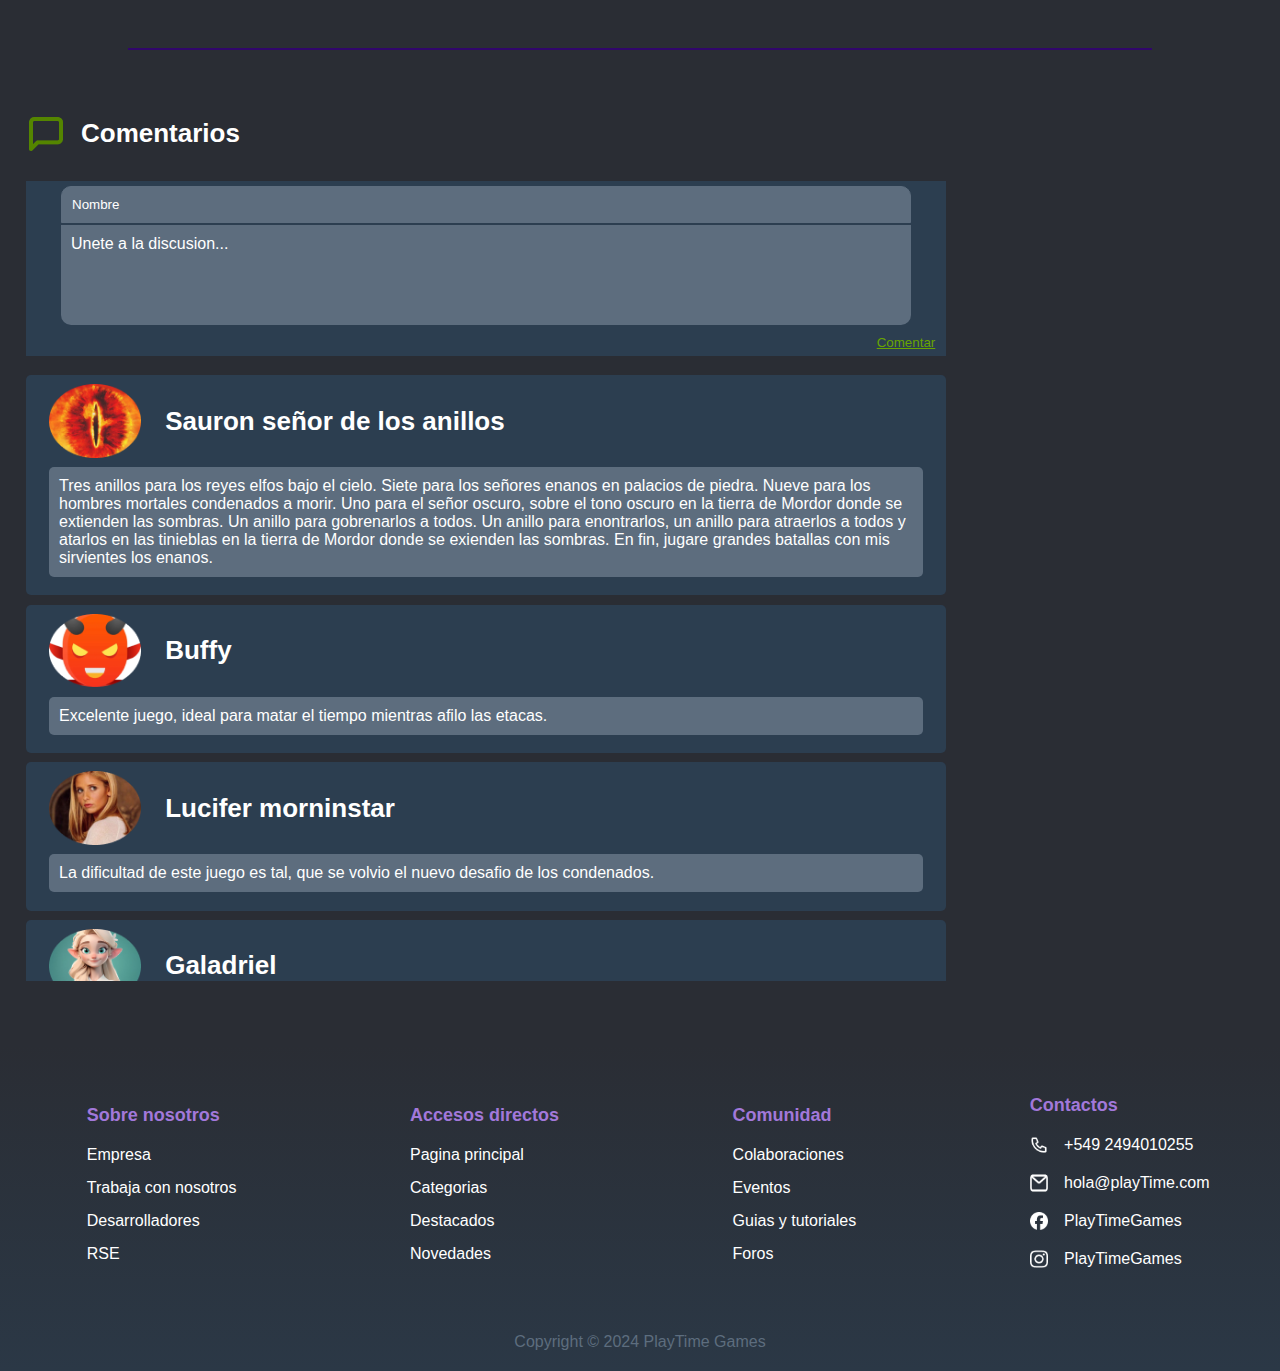
<file: TP2/EntregaFinal/4enLinea.html>
<!DOCTYPE html>
<html lang="en">

<head>
    <meta charset="UTF-8">
    <meta name="viewport" content="width=device-width, initial-scale=1.0">
    <link rel="stylesheet" href="style/style.css">
    <title>4 en Linea</title>
</head>

<body>
    <!-- Header -->
    <header id="header-navbar">
        <div class="nav-area-left nav-area" id="hamburguesa">
            <button class="hamburger-menu" id="hamburger-menu">&#9776;</button>
            <div onclick="window.location.href='index.html'" class="logo nav-area">
                <img src="iconos/site-playtime-icon.png" alt="playtime-icon">
                <p>PlayTime</p>
            </div>
        </div>
        <div class="nav-area-center nav-area">
            <input class="inpt-buscar" type="text" placeholder="Buscar">
        </div>
        <div class="nav-area-right nav-area">
           
                <button class="mob-search">
                    <img src="iconos/lupa-icon.png">
                </button>
                <button class="shop-btn">
                    <img src="iconos/shop.png">
                    <span class="cart-count" id="cartCount"></span>
                </button>
            
            <button class="logged-input">
                <img src="iconos/avatar-pika-login.png">
            </button>
        </div>
    </header>

    <nav id="menu" class="menu">
        <a href="index.html" class="menu-link">Home</a>
        <hr class="menu-separator">

        <div class="container-menu">
            <div class="item-menu">
                <div class="menu-img-container"><img src="iconos/user-icon.png" /></div>
                <li><a>Perfil</a></li>
            </div>
            <div class="item-menu">
                <div class="menu-img-container"><img src="iconos/star-icon.png" /></div>
                <li><a>Recomendados</a></li>
            </div>
            <div class="item-menu">
                <div class="menu-img-container"><img src="iconos/clock-icon.png" /></div>
                <li><a>Recientes</a></li>
            </div>
            <div class="item-menu">
                <div class="menu-img-container"><img src="iconos/fire-icon.png" /></div>
                <li><a>Tendencias</a></li>
            </div>
        </div>

        <hr class="menu-separator">
        <div class="container-menu">
            <div class="item-menu">
                <img src="iconos/all-games-icon.png" />
                <li><a>Juegos</a></li>
            </div>

            <div class="item-menu">
                <img src="iconos/category-icon.png" />
                <li><a>Categorías</a></li>
            </div>

        </div>

        <hr class="menu-separator">
        <h3>Redes</h3>
        <div class="social-icons">
            <a href="#"><img src="iconos/facebook-icon.png" alt="Facebook"></a>
            <a href="#"><img src="iconos/instagram-icon.png" alt="Instagram"></a>
            <a href="#"><img src="iconos/email-icon.png" alt="Email"></a>
        </div>
    </nav>



    <div id="id-popover-compartir" popover>

        <div>
            <h1>Comparte este juego</h1>
        </div>
        <div class="icn-redes">
            <img src="iconos/popover/instagram-icon.png" alt="">
            <img src="iconos/popover/whatsapp-icon.png" alt="">
            <img src="iconos/popover/facebook-icon (1).png" alt="">
            <img src="iconos/popover/email-icon.png" alt="">
        </div>
        <div class="enlace">
            <h1>
                https:\\playtime.com\juegos\4-en-linea-dragones-elementales
            </h1>
            <div class="button-container">
                <button popovertarget="id-popover-compartir" class="btn-secundary btn-popover-compartir" id="cerrar-popover">Copiar</button>
            </div>
        </div>
    </div>

    <div class="container-titulo-juego">

        <div class="titulo-juego">
            <h3>Juegos > Estrategia> 4 en linea: Dragones elementales </h3>
            <h1>4 en linea: Dragones elementales</h1>
        </div>
        <div class="banner">

        </div>
    </div>
    <div class="container">
        <div class="juego">
            <button class="jugar">
                <img src="image/4-en-uno/play-button.png" alt="btn-jugar">
            </button>
        </div>

        <div class="descripcion">
            <h2>Historia</h2>
            <p class="medio">
                En un mundo magico, los dragones elementales luchan por el control de un antiguo artefacto que puede
                equilibrar el poder de los cuatro elementos:
                fuego, agua, tierra y aire. Cada jugador toma el papel de un dragon elemental que representa uno de
                estos elementos y debe alinear cuatro de sus
                fichas para ganar el dominio sobre el artefacto.
            </p>

            <h2>Objetivo del juego</h2>
            <p class="medio">
                El objetivo es alinear cuatro fichas del mismo elemento, de manera consecutiva, ya sea vertical,
                horizontal o diagonal. El primero en lograrlo,
                controla el artefacto elemental y gana la partida
            </p>

            <h2>Como jugar</h2>
            <p class="medio">
                1. Cada jugador debera elegir un elemento dragon (fuego, aire, tierra o agua)
            </p>
            <p>
                2. Basta con presionar click en la columna deseada para que la ficha se coloque en la misma
            </p>

        </div>
    </div>

    <div class="container-margen">
        <div class="left">
            <div class="carousel-4en1">

            </div>

            <button class="compartir btn-secundary" id="btn-compartir">
                <img src="iconos/share-icon.png" alt="">
                <p>Compartir</p>
            </button>

            <div class="informacion">
                <p>
                    <span>Clasificacion:</span> 9,7 / 10
                </p>
                <p>
                    <span>Desarrollado:</span> <a href="index.html">PlayTimesGames</a>
                </p>
                <p>
                    <span>Fecha de lanzamiento:</span> 10/09/2024
                </p>
                <p>
                    <span>Fecha de actualizacion:</span> 15/09/2024
                </p>
                <p>
                    <span>Clasificacion:</span> <a href="index.html#estrategia">Estrategia</a> 
                </p>

            </div>
        </div>
        
        <div class="banner">

        </div>




    </div>

    <hr class="menu-separator color">

    <div class="container-margen">
        <div class="left">

            <div class="titulo-comentario">
                <img src="iconos/Message square.png" alt="icn-mnj">
                <h2>Comentarios</h2>

            </div>
            <div class="container-nuevo-comentario">
                <div class="">
                    <input type="text" placeholder="Nombre">
                </div>
                <div>
                    <textarea name="" class="roboto-thin" id="comentario-nuevo"
                        placeholder="Unete a la discusion..."></textarea>
                </div>
                <button class="comentar">Comentar</button>
            </div>

        </div>
        <div class="banner"></div>
    </div>

    <div class="container-margen">
        <div class="container-comentarios ">
            <div class="container-comentario">
                <div class="user-comentario">
                    <img src="image/user-comments/sauron-comments.png" alt="">
                    <h2 class="username">Sauron señor de los anillos </h2>
                </div>
                <div class="comentario">
                    <p>
                        Tres anillos para los reyes elfos bajo el cielo. Siete para los señores enanos en palacios de
                        piedra.
                        Nueve para los hombres mortales condenados a morir. Uno para el señor oscuro, sobre el tono
                        oscuro en la tierra de Mordor donde se
                        extienden las sombras. Un anillo para gobrenarlos a todos. Un anillo para enontrarlos, un anillo
                        para atraerlos a todos
                        y atarlos en las tinieblas en la tierra de Mordor donde se exienden las sombras.
                        En fin, jugare grandes batallas con mis sirvientes los enanos.
                    </p>
                </div>
            </div>
            <div class="container-comentario">
                <div class="user-comentario">
                    <img src="image/user-comments/luficer-comments.png" alt="">
                    <h2 class="username" >Buffy </h2>
                </div>
                <div class="comentario">
                    <p>
                        Excelente juego, ideal para matar el tiempo mientras afilo las etacas.
                    </p>
                </div>
            </div>
            <div class="container-comentario">
                <div class="user-comentario">
                    <img src="image/user-comments/buffy-comments.png" alt="">
                    <h2 class="username">Lucifer morninstar </h2>
                </div>
                <div class="comentario">
                    <p>
                        La dificultad de este juego es tal, que se volvio el nuevo desafio de los condenados.
                    </p>
                </div>
            </div>

            <div class="container-comentario">
                <div class="user-comentario">
                    <img src="image/user-comments/galadriel-comments.png" alt="">
                    <h2 class="username">Galadriel </h2>
                </div>
                <div class="comentario">
                    <p>
                        No soy servidor del señor oscuro. La culpa es de los enanos..
                </div>
            </div>

            <div class="container-comentario">
                <div class="user-comentario">
                    <img src="image/user-comments/harry-potter-comments.png" alt="">
                    <h2 class="username">Harry Potter </h2>
                </div>
                <div class="comentario">
                    <p>
                        El tio Black me recomendo este juego
                    </p>
                </div>
            </div>

        </div>
        <div class="banner"></div>
    </div>



    <!-- Footer -->

    <footer id="footer">
        <div class="footer-links">
            <div>
                <button class="btn-footer">Sobre nosotros</button>
                <ul class="footer-list">
                    <li><a href="#">Empresa</a></li>
                    <li><a href="#">Trabaja con nosotros</a></li>
                    <li><a href="#">Desarrolladores</a></li>
                    <li><a href="#">RSE</a></li>
                </ul>
            </div>
            <div>
                <button class="btn-footer">Accesos directos</button>
                <ul class="footer-list">
                    <li><a href="#">Pagina principal</a></li>
                    <li><a href="#">Categorias</a></li>
                    <li><a href="#">Destacados</a></li>
                    <li><a href="#">Novedades</a></li>
                </ul>
            </div>
            <div>
                <button class="btn-footer">Comunidad</button>
                <ul class="footer-list">
                    <li><a href="#">Colaboraciones</a></li>
                    <li><a href="#">Eventos</a></li>
                    <li><a href="#">Guias y tutoriales</a></li>
                    <li><a href="#">Foros</a></li>
                </ul>
            </div>
            <div class="social-footer-div">
                <button class="btn-footer">Contactos</button>
                <ul class="footer-list social-footer">
                    <li><img src="iconos/telephone-icon.png"><a class="telephone-footer" href="#">+549 2494010255</a></li>
                    <li><img src="iconos/email-icon.png"><a class="email-footer" href="#">hola@playTime.com</a></li>
                    <li><img src="iconos/facebook-icon.png"><a href="#">PlayTimeGames</a></li>
                    <li><img src="iconos/instagram-icon.png"><a href="#">PlayTimeGames</a></li>
                </ul>
            </div>
        </div>
        <div class="footer-bottom">
            <p>Copyright &copy; 2024 PlayTime Games</p>
        </div>
    </footer>

    <script src="js/script.js"></script>
</body>

</html>
</file>
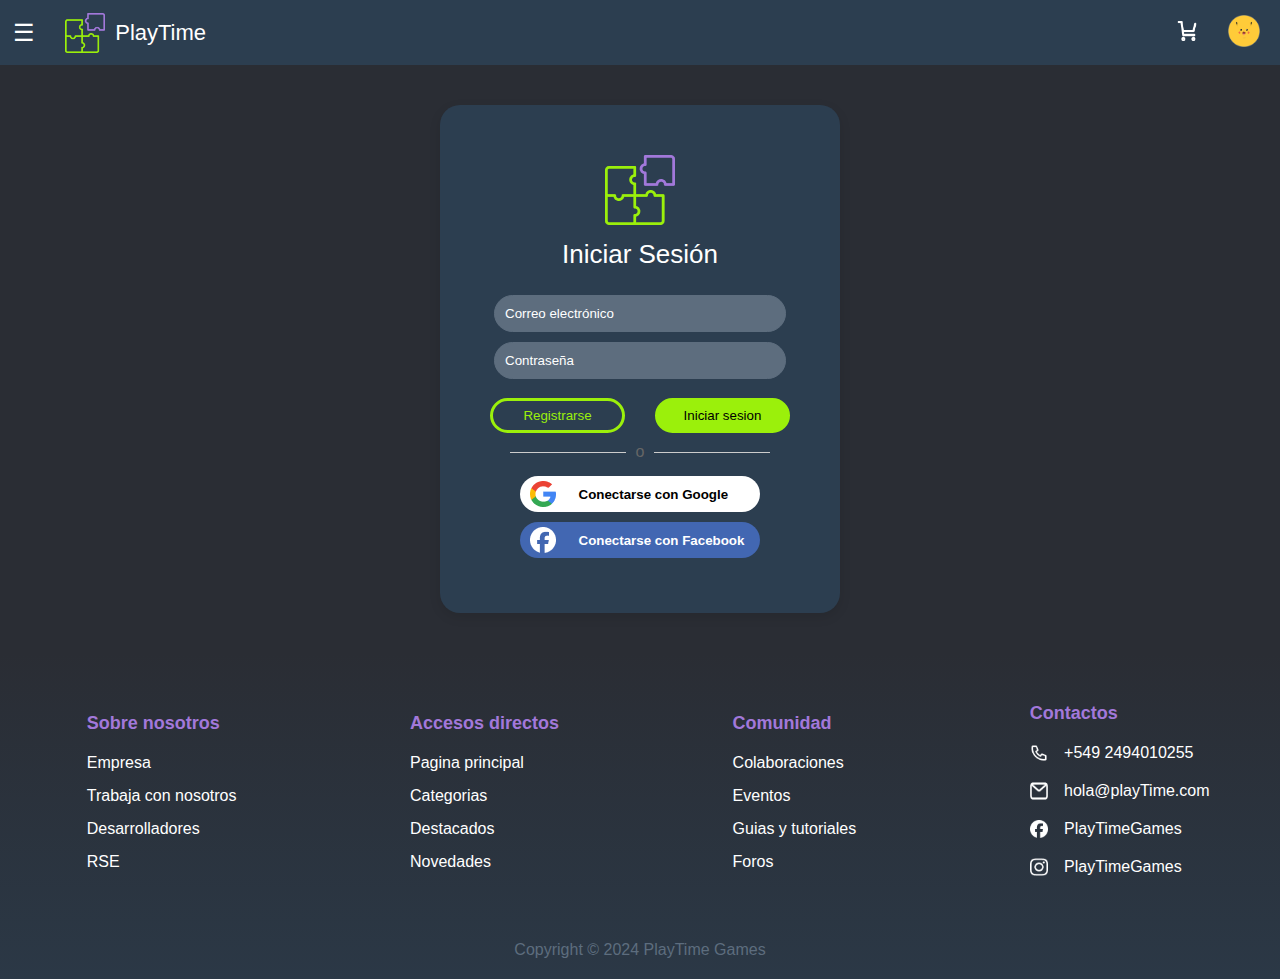
<file: TP2/EntregaFinal/login.html>
<!DOCTYPE html>
<html lang="en">

<head>
    <meta charset="UTF-8">
    <meta name="viewport" content="width=device-width, initial-scale=1.0">
    <title>Login</title>
    <link rel="stylesheet" href="style/style.css">
</head>

<body>
    <!-- Header -->
    <header id="header-navbar">
        <div class="nav-area-left nav-area" id="hamburguesa">
            <button class="hamburger-menu" id="hamburger-menu">&#9776;</button>
            <div onclick="window.location.href='index.html'" class="logo nav-area">
                <img src="iconos/site-playtime-icon.png" alt="playtime-icon">
                <p>PlayTime</p>
            </div>
        </div>
        <div class="nav-area-right nav-area">
           
                <button class="mob-search">
                    <img src="iconos/lupa-icon.png">
                </button>
                <button class="shop-btn">
                    <img src="iconos/shop.png">
                    <span class="cart-count" id="cartCount"></span>
                </button>
            
            <button class="logged-input">
                <img src="iconos/avatar-pika-login.png">
            </button>
        </div>
    </header>

    <nav id="menu" class="menu">
        <a href="index.html" class="menu-link">Home</a>
        <hr class="menu-separator">

        <div class="container-menu">
            <div class="item-menu">
                <div class="menu-img-container"><img src="iconos/user-icon.png" /></div>
                <li><a>Perfil</a></li>
            </div>
            <div class="item-menu">
                <div class="menu-img-container"><img src="iconos/star-icon.png" /></div>
                <li><a>Recomendados</a></li>
            </div>
            <div class="item-menu">
                <div class="menu-img-container"><img src="iconos/clock-icon.png" /></div>
                <li><a>Recientes</a></li>
            </div>
            <div class="item-menu">
                <div class="menu-img-container"><img src="iconos/fire-icon.png" /></div>
                <li><a>Tendencias</a></li>
            </div>
        </div>

        <hr class="menu-separator">
        <div class="container-menu">
            <div class="item-menu">
                <img src="iconos/all-games-icon.png" />
                <li><a>Juegos</a></li>
            </div>

            <div class="item-menu">
                <img src="iconos/category-icon.png" />
                <li><a>Categorías</a></li>
            </div>

        </div>

        <hr class="menu-separator">
        <h3>Redes</h3>
        <div class="social-icons">
            <a href="#"><img src="iconos/facebook-icon.png" alt="Facebook"></a>
            <a href="#"><img src="iconos/instagram-icon.png" alt="Instagram"></a>
            <a href="#"><img src="iconos/email-icon.png" alt="Email"></a>
        </div>
    </nav>

    <!-- Login Form -->
    <div class="login-container" id="login">
        <img src="iconos/site-playtime-icon.png" alt="Logo">



        <h2 class="roboto-regular">Iniciar Sesión</h2>
        <form class="form-login">
            <div class="inpt-form-login">
                <input type="email" placeholder="Correo electrónico" required>
                <input type="password" placeholder="Contraseña" required>
            </div>
            <div class="buttons-container">
                <button type="button" onclick="window.location.href='register.html'"
                    class="btn-secundary btn-registro">Registrarse</button>
                <button type="submit" class="btn-primary" id="btn-ini-sesion">Iniciar sesion</button>
            </div>
            <div class="separator">
                <hr>
                <span>o</span>
                <hr>
            </div>
           <div class="container-btn-login">
                <button class="social-button google-btn">
                    <img src="iconos/google-icon.png" alt="">
                    <span class="text"> Conectarse con Google</span>
                </button>
                <button class="social-button facebook-btn">
                    <img src="iconos/facebook-icon.png" alt="">
                    <span class="text"> Conectarse con Facebook</span>
                </button>
            </div>
            
            
            
        </form>
    </div>

    <!-- Footer -->

    <footer id="footer">
        <div class="footer-links">
            <div>
                <button class="btn-footer">Sobre nosotros</button>
                <ul class="footer-list">
                    <li><a href="#">Empresa</a></li>
                    <li><a href="#">Trabaja con nosotros</a></li>
                    <li><a href="#">Desarrolladores</a></li>
                    <li><a href="#">RSE</a></li>
                </ul>
            </div>
            <div>
                <button class="btn-footer">Accesos directos</button>
                <ul class="footer-list">
                    <li><a href="#">Pagina principal</a></li>
                    <li><a href="#">Categorias</a></li>
                    <li><a href="#">Destacados</a></li>
                    <li><a href="#">Novedades</a></li>
                </ul>
            </div>
            <div>
                <button class="btn-footer">Comunidad</button>
                <ul class="footer-list">
                    <li><a href="#">Colaboraciones</a></li>
                    <li><a href="#">Eventos</a></li>
                    <li><a href="#">Guias y tutoriales</a></li>
                    <li><a href="#">Foros</a></li>
                </ul>
            </div>
            <div class="social-footer-div">
                <button class="btn-footer">Contactos</button>
                <ul class="footer-list social-footer">
                    <li><img src="iconos/telephone-icon.png"><a class="telephone-footer" href="#">+549 2494010255</a></li>
                    <li><img src="iconos/email-icon.png"><a class="email-footer" href="#">hola@playTime.com</a></li>
                    <li><img src="iconos/facebook-icon.png"><a href="#">PlayTimeGames</a></li>
                    <li><img src="iconos/instagram-icon.png"><a href="#">PlayTimeGames</a></li>
                </ul>
            </div>
        </div>
        <div class="footer-bottom">
            <p>Copyright &copy; 2024 PlayTime Games</p>
        </div>
    </footer>

    <script src="js/script.js"></script>

</body>

</html>
</file>
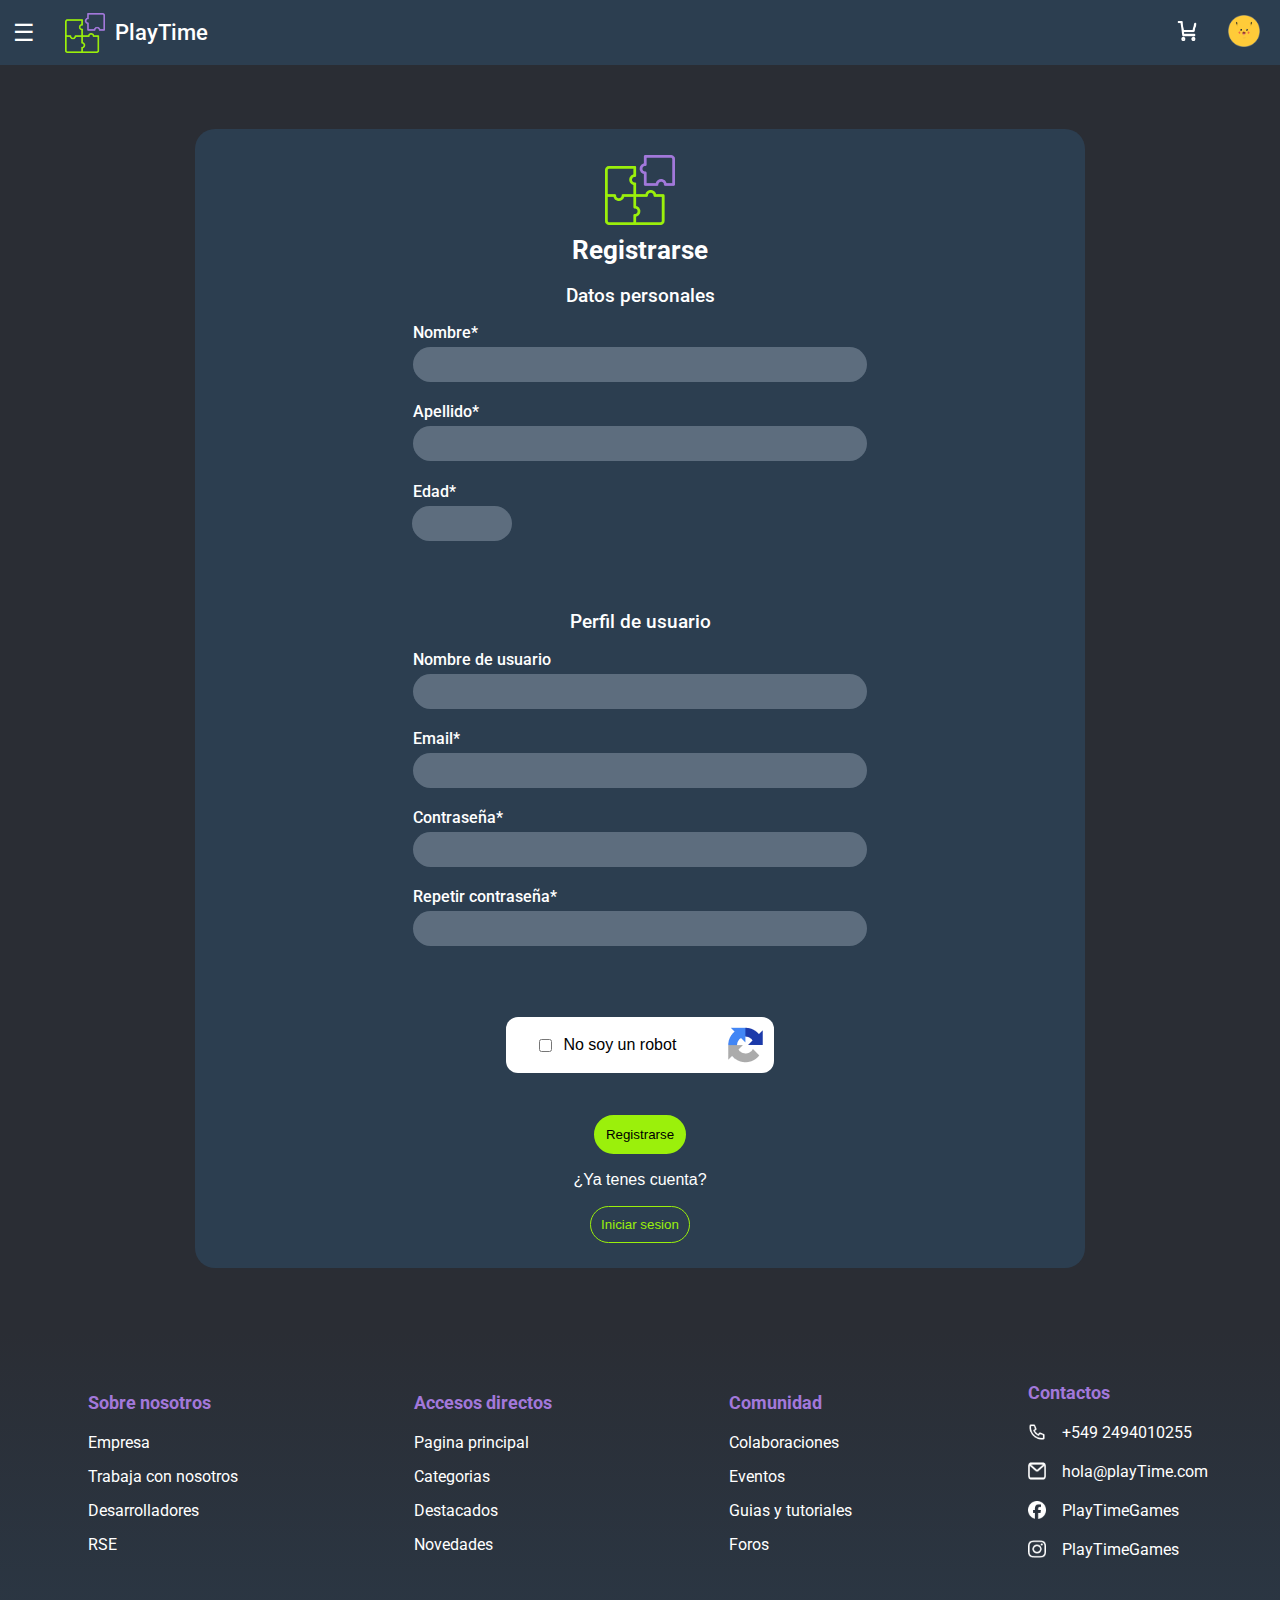
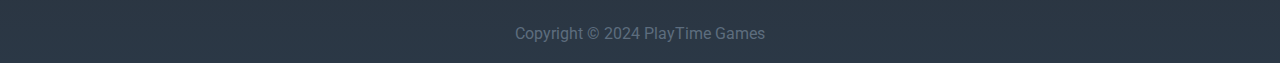
<file: TP2/EntregaFinal/register.html>
<!DOCTYPE html>
<html lang="en">

<head>
    <meta charset="UTF-8">
    <meta name="viewport" content="width=device-width, initial-scale=1.0">
    <link rel="stylesheet" href="style/style.css">
    <title>Register</title>
    <link
        href="https://fonts.googleapis.com/css2?family=Roboto:ital,wght@0,100;0,300;0,400;0,500;0,700;0,900;1,100;1,300;1,400;1,500;1,700;1,900&display=swap"
        rel="stylesheet">
</head>
<body>
    <!-- Header -->
    <header id="header-navbar">
        <div class="nav-area-left nav-area" id="hamburguesa">
            <button class="hamburger-menu" id="hamburger-menu">&#9776;</button>
            <div onclick="window.location.href='index.html'" class="logo nav-area">
                <img src="iconos/site-playtime-icon.png" alt="playtime-icon">
                <p>PlayTime</p>
            </div>
        </div>
        <div class="nav-area-right nav-area">
           
                <button class="mob-search">
                    <img src="iconos/lupa-icon.png">
                </button>
                <button class="shop-btn">
                    <img src="iconos/shop.png">
                    <span class="cart-count" id="cartCount"></span>
                </button>
            
            <button class="logged-input">
                <img src="iconos/avatar-pika-login.png">
            </button>
        </div>
    </header>


    <nav id="menu" class="menu">
        <a href="index.html" class="menu-link">Home</a>
        <hr class="menu-separator">

        <div class="container-menu">
            <div class="item-menu">
                <div class="menu-img-container"><img src="iconos/user-icon.png" /></div>
                <li><a>Perfil</a></li>
            </div>
            <div class="item-menu">
                <div class="menu-img-container"><img src="iconos/star-icon.png" /></div>
                <li><a>Recomendados</a></li>
            </div>
            <div class="item-menu">
                <div class="menu-img-container"><img src="iconos/clock-icon.png" /></div>
                <li><a>Recientes</a></li>
            </div>
            <div class="item-menu">
                <div class="menu-img-container"><img src="iconos/fire-icon.png" /></div>
                <li><a>Tendencias</a></li>
            </div>
        </div>

        <hr class="menu-separator">
        <div class="container-menu">
            <div class="item-menu">
                <img src="iconos/all-games-icon.png" />
                <li><a>Juegos</a></li>
            </div>

            <div class="item-menu">
                <img src="iconos/category-icon.png" />
                <li><a>Categorías</a></li>
            </div>

        </div>

        <hr class="menu-separator">
        <h3>Redes</h3>
        <div class="social-icons">
            <a href="#"><img src="iconos/facebook-icon.png" alt="Facebook"></a>
            <a href="#"><img src="iconos/instagram-icon.png" alt="Instagram"></a>
            <a href="#"><img src="iconos/email-icon.png" alt="Email"></a>
        </div>
    </nav>


    <div id="id-popover" popover="manual">

        <p>Usted ha sido registrado con exito</p>
        <div class="button-container">
            <button popovertarget="id-popover" class="btn-secundary btn-popover">Cerrar</button>
        </div>
    </div>

    <form class="form-register" action="">
        <img src="iconos/site-playtime-icon.png" alt="">
        
        <h2>Registrarse</h2>
        <h3>Datos personales</h3>
        <div class="inpt-form">
            <label for="nombre">Nombre*</label>
            <input type="text" name="nombre" required>
            <label for="apellido">Apellido*</label>
            <input type="text" name="apellido">
            <label for="edad">Edad*</label>
            <input class="edad" type="number" name="edad" required>
        </div>
        <h3>Perfil de usuario</h3>
        <div class="inpt-form">
            <label for="name_user">Nombre de usuario</label>
            <input type="text" name="name_user">
            <label for="email">Email*</label>
            <input type="email" name="email" required>
            <label for="password">Contraseña*</label>
            <input type="password" name="password" required>
            <label for="password">Repetir contraseña*</label>
            <input type="password" name="password" required>
        </div>
        <div class="captcha">
            <div class="check">
                <input type="checkbox" name="" id="" required>
                <p>No soy un robot</p>
            </div>
            <img src="iconos/captcha-icon.png" alt="captcha">
        </div>
        <button type="submit" class="btn-primary register">
            Registrarse
        </button>
        
        <p>¿Ya tenes cuenta?</p>
        <button type="button" onclick="window.location.href='login.html'" class="btn-secundary ini-sesion">Iniciar sesion</button>

    </form>




    <!-- Footer -->

    <footer id="footer">
        <div class="footer-links">
            <div>
                <button class="btn-footer">Sobre nosotros</button>
                <ul class="footer-list">
                    <li><a href="#">Empresa</a></li>
                    <li><a href="#">Trabaja con nosotros</a></li>
                    <li><a href="#">Desarrolladores</a></li>
                    <li><a href="#">RSE</a></li>
                </ul>
            </div>
            <div>
                <button class="btn-footer">Accesos directos</button>
                <ul class="footer-list">
                    <li><a href="#">Pagina principal</a></li>
                    <li><a href="#">Categorias</a></li>
                    <li><a href="#">Destacados</a></li>
                    <li><a href="#">Novedades</a></li>
                </ul>
            </div>
            <div>
                <button class="btn-footer">Comunidad</button>
                <ul class="footer-list">
                    <li><a href="#">Colaboraciones</a></li>
                    <li><a href="#">Eventos</a></li>
                    <li><a href="#">Guias y tutoriales</a></li>
                    <li><a href="#">Foros</a></li>
                </ul>
            </div>
            <div class="social-footer-div">
                <button class="btn-footer">Contactos</button>
                <ul class="footer-list social-footer">
                    <li><img src="iconos/telephone-icon.png"><a class="telephone-footer" href="#">+549 2494010255</a></li>
                    <li><img src="iconos/email-icon.png"><a class="email-footer" href="#">hola@playTime.com</a></li>
                    <li><img src="iconos/facebook-icon.png"><a href="#">PlayTimeGames</a></li>
                    <li><img src="iconos/instagram-icon.png"><a href="#">PlayTimeGames</a></li>
                </ul>
            </div>
        </div>
        <div class="footer-bottom">
            <p>Copyright &copy; 2024 PlayTime Games</p>
        </div>
    </footer>

    <script src="js/script.js"></script>

</body>

</html>
</file>
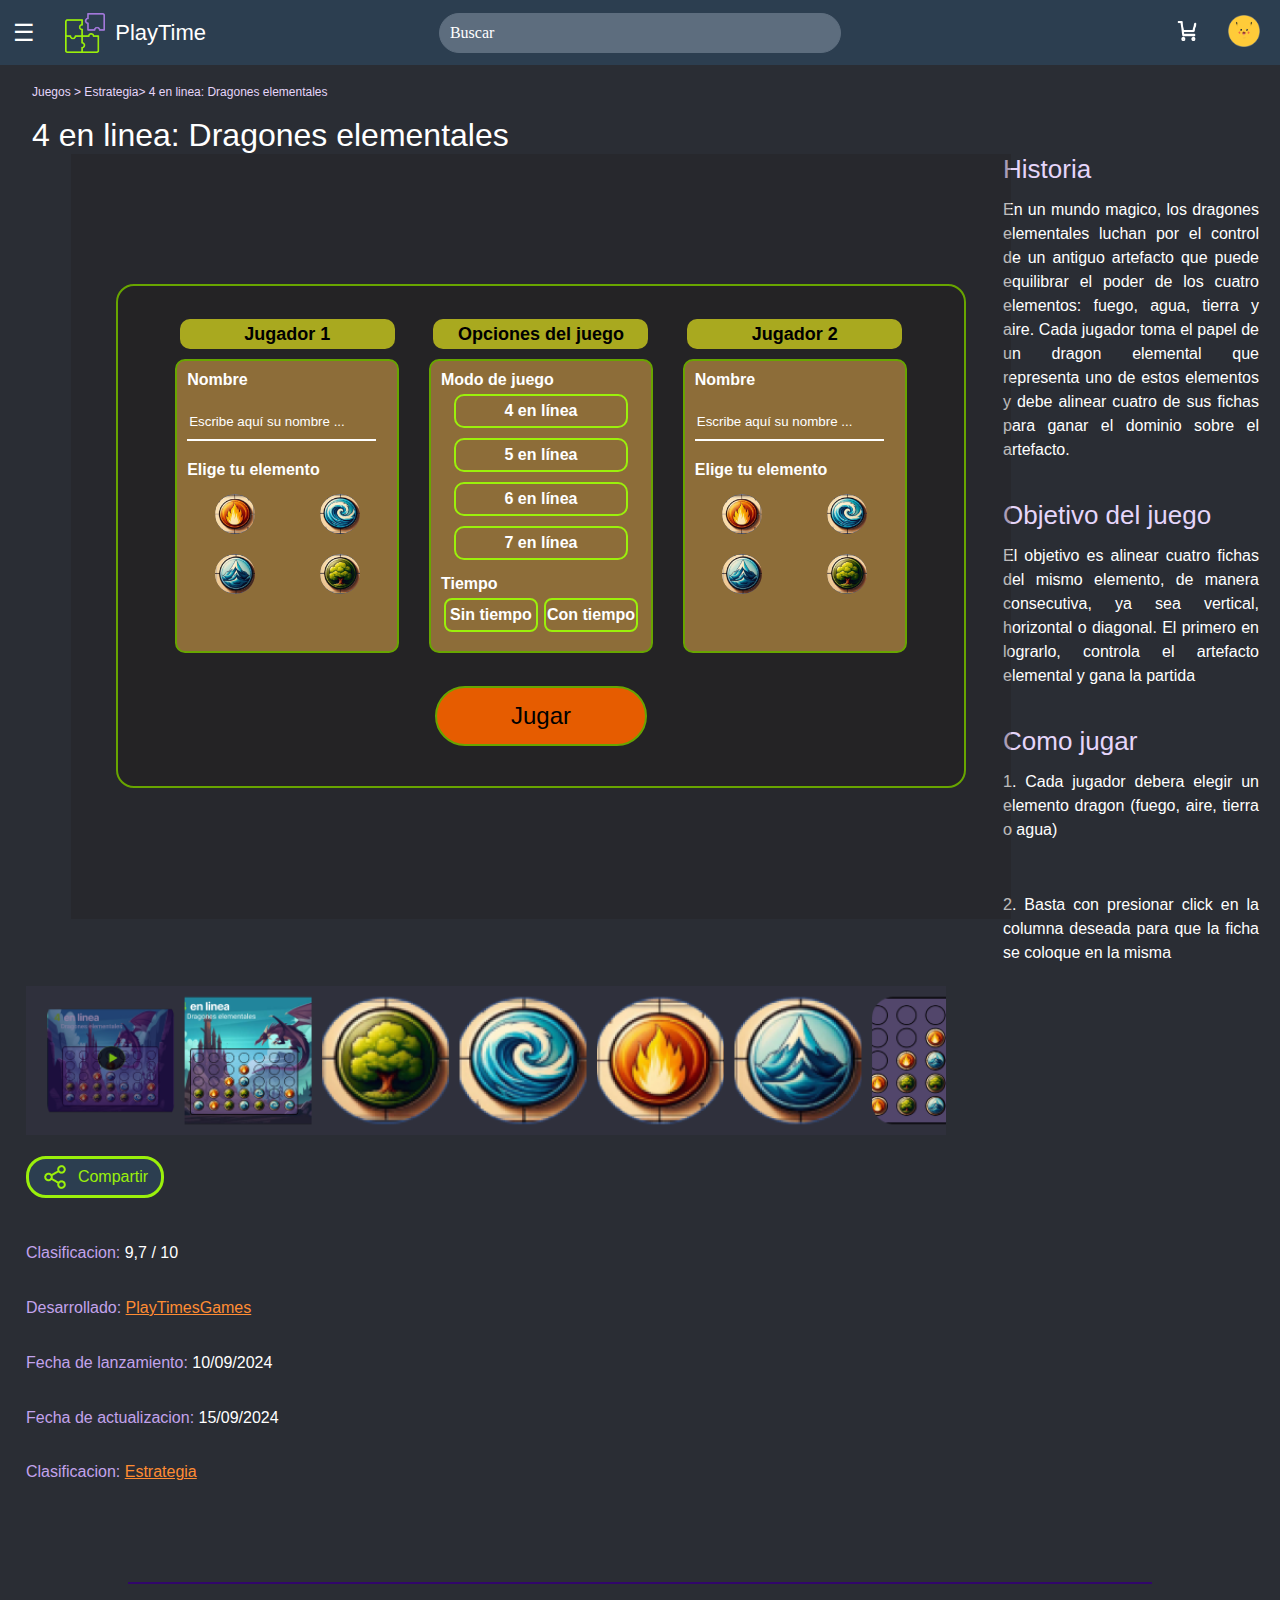
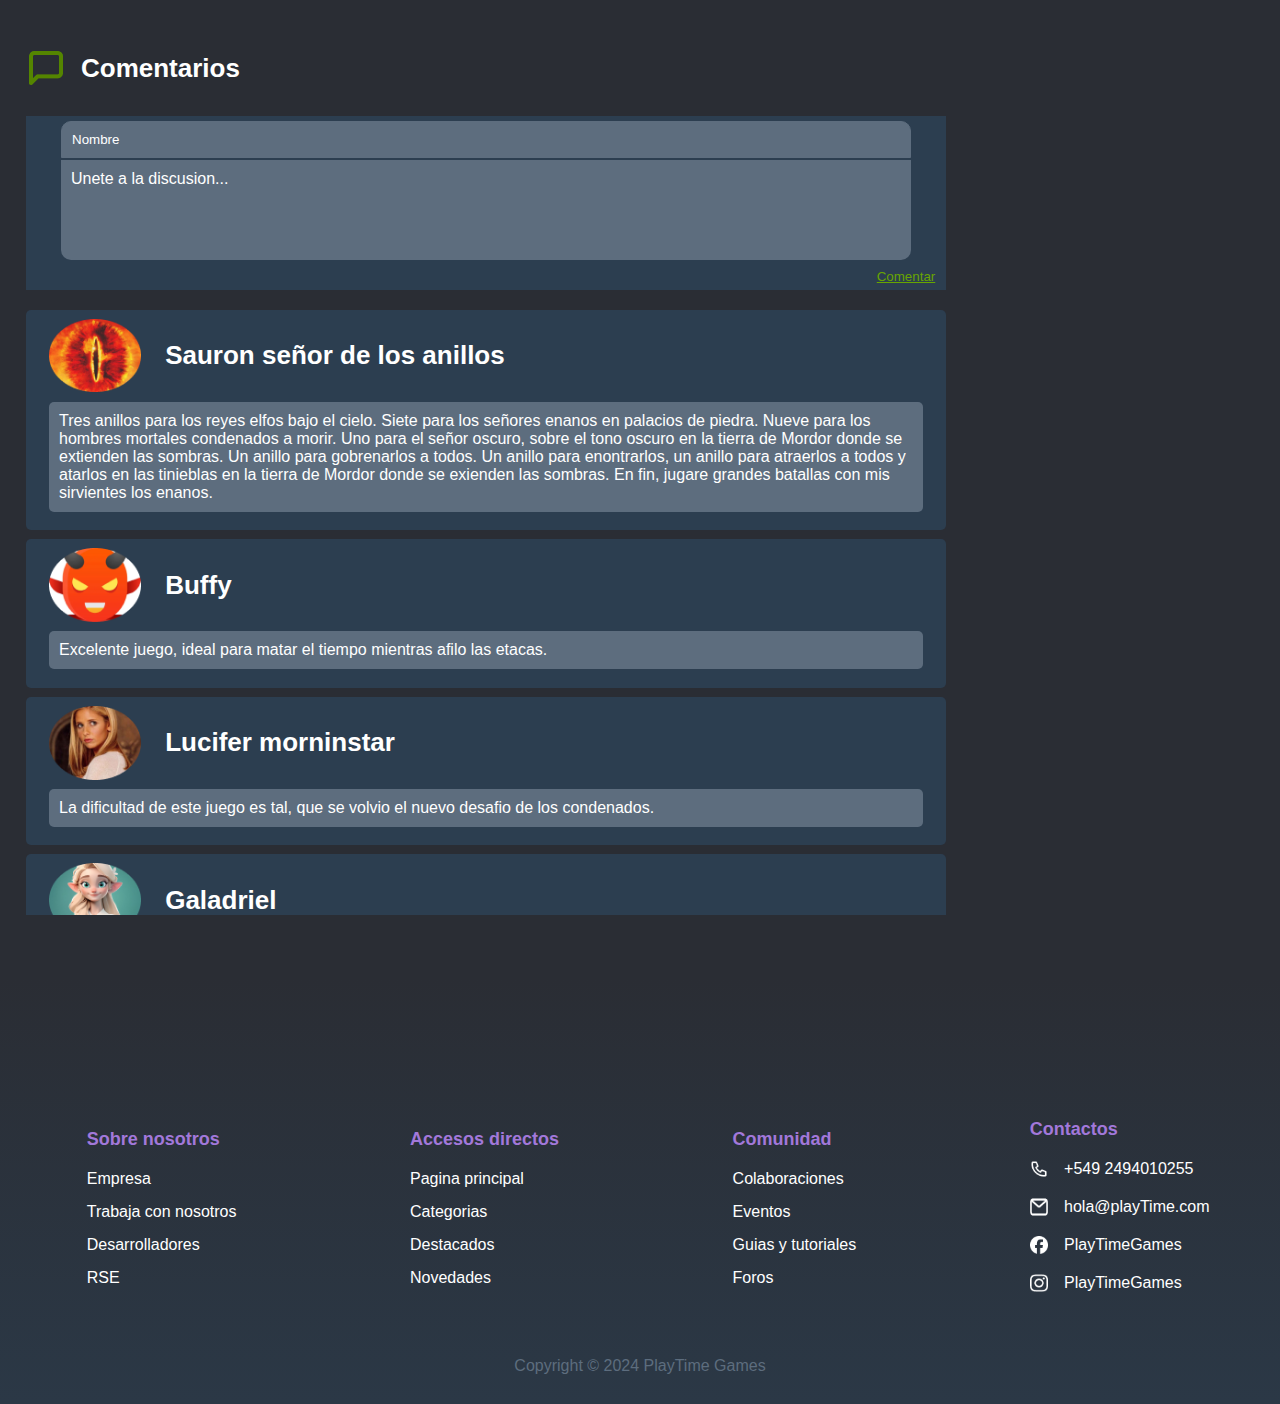
<file: TP3/EntregaFinal/4enLinea.html>
<!DOCTYPE html>
<html lang="en">

<head>
    <meta charset="UTF-8">
    <meta name="viewport" content="width=device-width, initial-scale=1.0">
    <link rel="stylesheet" href="style/style.css">
    <link rel="stylesheet" href="style/4enlinea.css">
    <title>4 en Linea</title>
</head>

<body>
    <!-- Header -->
    <header id="header-navbar">
        <div class="nav-area-left nav-area" id="hamburguesa">
            <button class="hamburger-menu" id="hamburger-menu">&#9776;</button>
            <div onclick="window.location.href='index.html'" class="logo nav-area">
                <img src="iconos/site-playtime-icon.png" alt="playtime-icon">
                <p>PlayTime</p>
            </div>
        </div>
        <div class="nav-area-center nav-area">
            <input class="inpt-buscar" type="text" placeholder="Buscar">
        </div>
        <div class="nav-area-right nav-area">
           
                <button class="mob-search">
                    <img src="iconos/lupa-icon.png">
                </button>
                <button class="shop-btn">
                    <img src="iconos/shop.png">
                    <span class="cart-count" id="cartCount"></span>
                </button>
            
            <button class="logged-input">
                <img src="iconos/avatar-pika-login.png">
            </button>
        </div>
    </header>

    <nav id="menu" class="menu">
        <a href="index.html" class="menu-link">Home</a>
        <hr class="menu-separator">

        <div class="container-menu">
            <div class="item-menu">
                <div class="menu-img-container"><img src="iconos/user-icon.png" /></div>
                <li><a>Perfil</a></li>
            </div>
            <div class="item-menu">
                <div class="menu-img-container"><img src="iconos/star-icon.png" /></div>
                <li><a>Recomendados</a></li>
            </div>
            <div class="item-menu">
                <div class="menu-img-container"><img src="iconos/clock-icon.png" /></div>
                <li><a>Recientes</a></li>
            </div>
            <div class="item-menu">
                <div class="menu-img-container"><img src="iconos/fire-icon.png" /></div>
                <li><a>Tendencias</a></li>
            </div>
        </div>

        <hr class="menu-separator">
        <div class="container-menu">
            <div class="item-menu">
                <img src="iconos/all-games-icon.png" />
                <li><a>Juegos</a></li>
            </div>

            <div class="item-menu">
                <img src="iconos/category-icon.png" />
                <li><a>Categorías</a></li>
            </div>

        </div>

        <hr class="menu-separator">
        <h3>Redes</h3>
        <div class="social-icons">
            <a href="#"><img src="iconos/facebook-icon.png" alt="Facebook"></a>
            <a href="#"><img src="iconos/instagram-icon.png" alt="Instagram"></a>
            <a href="#"><img src="iconos/email-icon.png" alt="Email"></a>
        </div>
    </nav>



    <div id="id-popover-compartir" popover>

        <div>
            <h1>Comparte este juego</h1>
        </div>
        <div class="icn-redes">
            <img src="iconos/popover/instagram-icon.png" alt="">
            <img src="iconos/popover/whatsapp-icon.png" alt="">
            <img src="iconos/popover/facebook-icon (1).png" alt="">
            <img src="iconos/popover/email-icon.png" alt="">
        </div>
        <div class="enlace">
            <h1>
                https:\\playtime.com\juegos\4-en-linea-dragones-elementales
            </h1>
            <div class="button-container">
                <button popovertarget="id-popover-compartir" class="btn-secundary btn-popover-compartir" id="cerrar-popover">Copiar</button>
            </div>
        </div>
    </div>

    <div class="container-titulo-juego">

        <div class="titulo-juego">
            <h3>Juegos > Estrategia> 4 en linea: Dragones elementales </h3>
            <h1>4 en linea: Dragones elementales</h1>
        </div>
        <div class="banner">

        </div>
    </div>
    <div class="container">
        <div class="juego-sel">
            <div class="juego-menu">
                <div class="juego-types">
                    <div class="juego-option-panel" id="data-jugador1">
                        <div class="jugador-div">
                            <h4>Jugador 1</h4>
                        </div>
                        <div class="jugador-opciones">
                            <label for="">Nombre</label>
                            <input autocomplete="off" type="text" class="input-nombre-jugador" id="input-nombre-jugador-1" placeholder="Escribe aquí su nombre ...">
                            <label for="">Elige tu elemento</label>
                            <div class="radio-group">
                                <div>
                                    <input type="radio" id="opcion1-j1" name="opciones1" value="opcion1">
                                    <label for="opcion1-j1" class="radio-label">
                                        <img src='js/4enlinea/image/fire.png' alt="Opción 1" class="radio-img">
                                    </label>
                                </div>
                                <div>
                                    <input type="radio" id="opcion2-j1" name="opciones1" value="opcion2">
                                    <label for="opcion2-j1" class="radio-label">
                                        <img src='js/4enlinea/image/water.png' alt="Opción 2" class="radio-img">
                                    </label>
                                </div>
                                <div>
                                    <input type="radio" id="opcion3-j1" name="opciones1" value="opcion3">
                                    <label for="opcion3-j1" class="radio-label">
                                        <img src='js/4enlinea/image/wind.png' alt="Opción 3" class="radio-img">
                                    </label>
                                </div>
                                <div>
                                    <input type="radio" id="opcion4-j1" name="opciones1" value="opcion4">
                                    <label for="opcion4-j1" class="radio-label">
                                        <img src='js/4enlinea/image/earth.png' alt="Opción 4" class="radio-img">
                                    </label>
                                </div>
                            </div>
                        </div>
                    </div>
                    <div class="juego-option-panel" id="data-opciones-del-juego">
                        <div class="jugador-div">
                            <h4>Opciones del juego</h4>
                        </div>
                        
                        <div class="jugador-opciones">
                            <div class="game-options">
                                <!--<div class="option-group">-->
                                <label>Modo de juego</label>
                                <div class="option-group">
                                    <input type="radio" id="option4" name="game-options" value="4">
                                    <label for="option4" class="option-label">4 en línea</label>
                                    
                                    <input type="radio" id="option5" name="game-options" value="5">
                                    <label for="option5" class="option-label">5 en línea</label>
                                    
                                    <input type="radio" id="option6" name="game-options" value="6">
                                    <label for="option6" class="option-label">6 en línea</label>
                                    
                                    <input type="radio" id="option7" name="game-options" value="7">
                                    <label for="option7" class="option-label">7 en línea</label>
                                </div>
                            </div>

                            <div class="game-options">
                                <label>Tiempo</label>
                                <div class="option-group game-options-time">
                                    <input type="radio" id="option-sin-tiempo" name="game-options-time" value="sin-tiempo">
                                    <label for="option-sin-tiempo" class="option-label-tiempo">Sin tiempo</label>
                                    
                                    <input type="radio" id="option-con-tiempo" name="game-options-time" value="con-tiempo">
                                    <label for="option-con-tiempo" class="option-label-tiempo">Con tiempo</label>
                                </div>
                            </div>
                            
                            <!--<div class="radio-group">
                                <div>
                                    <input type="radio" id="opcion1" name="opciones" value="opcion1">
                                    <label for="opcion1" class="radio-label">
                                        <img src='js/4enlinea/image/fire.png' alt="Opción 1" class="radio-img">
                                    </label>
                                </div>
                                
                                <div>
                                    <input type="radio" id="opcion2" name="opciones" value="opcion2">
                                    <label for="opcion2" class="radio-label">
                                        <img src='js/4enlinea/image/water.png' alt="Opción 2" class="radio-img">
                                    </label>
                                </div>
                                
                                <div>
                                    <input type="radio" id="opcion3" name="opciones" value="opcion3">
                                    <label for="opcion3" class="radio-label">
                                        <img src='js/4enlinea/image/wind.png' alt="Opción 3" class="radio-img">
                                    </label>
                                </div>
                                
                                <div>
                                    <input type="radio" id="opcion4" name="opciones" value="opcion4">
                                    <label for="opcion4" class="radio-label">
                                        <img src='js/4enlinea/image/earth.png' alt="Opción 4" class="radio-img">
                                    </label>
                                </div>
                            </div>-->
                        </div>
                    </div>
                    <div class="juego-option-panel" id="data-jugador2">
                        <div class="jugador-div">
                            <h4>Jugador 2</h4>
                        </div>
                        <div class="jugador-opciones">
                            <label for="">Nombre</label>
                            <input autocomplete="off" type="text" class="input-nombre-jugador" id="input-nombre-jugador-2" placeholder="Escribe aquí su nombre ...">
                            <label for="">Elige tu elemento</label>
                            <div class="radio-group">
                                <div>
                                    <input type="radio" id="opcion1-j2" name="opciones2" value="opcion1">
                                    <label for="opcion1-j2" class="radio-label">
                                        <img src='js/4enlinea/image/fire.png' alt="Opción 1" class="radio-img">
                                    </label>
                                </div>
                                <div>
                                    <input type="radio" id="opcion2-j2" name="opciones2" value="opcion2">
                                    <label for="opcion2-j2" class="radio-label">
                                        <img src='js/4enlinea/image/water.png' alt="Opción 2" class="radio-img">
                                    </label>
                                </div>
                                <div>
                                    <input type="radio" id="opcion3-j2" name="opciones2" value="opcion3">
                                    <label for="opcion3-j2" class="radio-label">
                                        <img src='js/4enlinea/image/wind.png' alt="Opción 3" class="radio-img">
                                    </label>
                                </div>
                                <div>
                                    <input type="radio" id="opcion4-j2" name="opciones2" value="opcion4">
                                    <label for="opcion4-j2" class="radio-label">
                                        <img src='js/4enlinea/image/earth.png' alt="Opción 4" class="radio-img">
                                    </label>
                                </div>
                            </div>
                        </div>
                    </div>
                </div>
                
                <button class="jugar-juego">Jugar</button>
            </div>
        </div>
        <!--<div class="canvas-container hidden">
            <canvas class="canvas hidden"></canvas>
            <div class="container-buttons">
                <button class="nuevo-juego-boton hidden">
                    <img src="js/4enlinea/image/reset-svgrepo-com.png" alt="">
                </button>
                <button class="reiniciar-boton hidden">
                    <img src="js/4enlinea/image/reset-svgrepo-com.png" alt="">
                </button>
            </div>
        </div>-->

        <div class="canvas-container hidden">
            <canvas class="canvas"></canvas>
            <div class="container-buttons">
                <button class="nuevo-juego-boton"> Nuevo juego
                    <!--<img src="js/4enlinea/image/reset-svgrepo-com.png" alt="">-->
                </button>
                <button class="reiniciar-boton"> Reiniciar juego
                    <!--<img src="js/4enlinea/image/reset-svgrepo-com.png" alt="">-->
                </button>
            </div>
        </div>
        <div class="descripcion">
            <h2>Historia</h2>
            <p class="medio">
                En un mundo magico, los dragones elementales luchan por el control de un antiguo artefacto que puede
                equilibrar el poder de los cuatro elementos:
                fuego, agua, tierra y aire. Cada jugador toma el papel de un dragon elemental que representa uno de
                estos elementos y debe alinear cuatro de sus
                fichas para ganar el dominio sobre el artefacto.
            </p>

            <h2>Objetivo del juego</h2>
            <p class="medio">
                El objetivo es alinear cuatro fichas del mismo elemento, de manera consecutiva, ya sea vertical,
                horizontal o diagonal. El primero en lograrlo,
                controla el artefacto elemental y gana la partida
            </p>

            <h2>Como jugar</h2>
            <p class="medio">
                1. Cada jugador debera elegir un elemento dragon (fuego, aire, tierra o agua)
            </p>
            <p>
                2. Basta con presionar click en la columna deseada para que la ficha se coloque en la misma
            </p>

        </div>
    </div>

    <div class="container-margen">
        <div class="left">
            <div class="carousel-4en1">

            </div>

            <button class="compartir btn-secundary" id="btn-compartir">
                <img src="iconos/share-icon.png" alt="">
                <p>Compartir</p>
            </button>

            <div class="informacion">
                <p>
                    <span>Clasificacion:</span> 9,7 / 10
                </p>
                <p>
                    <span>Desarrollado:</span> <a href="index.html">PlayTimesGames</a>
                </p>
                <p>
                    <span>Fecha de lanzamiento:</span> 10/09/2024
                </p>
                <p>
                    <span>Fecha de actualizacion:</span> 15/09/2024
                </p>
                <p>
                    <span>Clasificacion:</span> <a href="index.html#estrategia">Estrategia</a> 
                </p>

            </div>
        </div>
        
        <div class="banner">

        </div>




    </div>

    <hr class="menu-separator color">

    <div class="container-margen">
        <div class="left">

            <div class="titulo-comentario">
                <img src="iconos/Message square.png" alt="icn-mnj">
                <h2>Comentarios</h2>

            </div>
            <div class="container-nuevo-comentario">
                <div class="">
                    <input type="text" placeholder="Nombre">
                </div>
                <div>
                    <textarea name="" class="roboto-thin" id="comentario-nuevo"
                        placeholder="Unete a la discusion..."></textarea>
                </div>
                <button class="comentar">Comentar</button>
            </div>

        </div>
        <div class="banner"></div>
    </div>

    <div class="container-margen">
        <div class="container-comentarios ">
            <div class="container-comentario">
                <div class="user-comentario">
                    <img src="image/user-comments/sauron-comments.png" alt="">
                    <h2 class="username">Sauron señor de los anillos </h2>
                </div>
                <div class="comentario">
                    <p>
                        Tres anillos para los reyes elfos bajo el cielo. Siete para los señores enanos en palacios de
                        piedra.
                        Nueve para los hombres mortales condenados a morir. Uno para el señor oscuro, sobre el tono
                        oscuro en la tierra de Mordor donde se
                        extienden las sombras. Un anillo para gobrenarlos a todos. Un anillo para enontrarlos, un anillo
                        para atraerlos a todos
                        y atarlos en las tinieblas en la tierra de Mordor donde se exienden las sombras.
                        En fin, jugare grandes batallas con mis sirvientes los enanos.
                    </p>
                </div>
            </div>
            <div class="container-comentario">
                <div class="user-comentario">
                    <img src="image/user-comments/luficer-comments.png" alt="">
                    <h2 class="username" >Buffy </h2>
                </div>
                <div class="comentario">
                    <p>
                        Excelente juego, ideal para matar el tiempo mientras afilo las etacas.
                    </p>
                </div>
            </div>
            <div class="container-comentario">
                <div class="user-comentario">
                    <img src="image/user-comments/buffy-comments.png" alt="">
                    <h2 class="username">Lucifer morninstar </h2>
                </div>
                <div class="comentario">
                    <p>
                        La dificultad de este juego es tal, que se volvio el nuevo desafio de los condenados.
                    </p>
                </div>
            </div>

            <div class="container-comentario">
                <div class="user-comentario">
                    <img src="image/user-comments/galadriel-comments.png" alt="">
                    <h2 class="username">Galadriel </h2>
                </div>
                <div class="comentario">
                    <p>
                        No soy servidor del señor oscuro. La culpa es de los enanos..
                </div>
            </div>

            <div class="container-comentario">
                <div class="user-comentario">
                    <img src="image/user-comments/harry-potter-comments.png" alt="">
                    <h2 class="username">Harry Potter </h2>
                </div>
                <div class="comentario">
                    <p>
                        El tio Black me recomendo este juego
                    </p>
                </div>
            </div>

        </div>
        <div class="banner"></div>
    </div>



    <!-- Footer -->

    <footer id="footer">
        <div class="footer-links">
            <div>
                <button class="btn-footer">Sobre nosotros</button>
                <ul class="footer-list">
                    <li><a href="#">Empresa</a></li>
                    <li><a href="#">Trabaja con nosotros</a></li>
                    <li><a href="#">Desarrolladores</a></li>
                    <li><a href="#">RSE</a></li>
                </ul>
            </div>
            <div>
                <button class="btn-footer">Accesos directos</button>
                <ul class="footer-list">
                    <li><a href="#">Pagina principal</a></li>
                    <li><a href="#">Categorias</a></li>
                    <li><a href="#">Destacados</a></li>
                    <li><a href="#">Novedades</a></li>
                </ul>
            </div>
            <div>
                <button class="btn-footer">Comunidad</button>
                <ul class="footer-list">
                    <li><a href="#">Colaboraciones</a></li>
                    <li><a href="#">Eventos</a></li>
                    <li><a href="#">Guias y tutoriales</a></li>
                    <li><a href="#">Foros</a></li>
                </ul>
            </div>
            <div class="social-footer-div">
                <button class="btn-footer">Contactos</button>
                <ul class="footer-list social-footer">
                    <li><img src="iconos/telephone-icon.png"><a class="telephone-footer" href="#">+549 2494010255</a></li>
                    <li><img src="iconos/email-icon.png"><a class="email-footer" href="#">hola@playTime.com</a></li>
                    <li><img src="iconos/facebook-icon.png"><a href="#">PlayTimeGames</a></li>
                    <li><img src="iconos/instagram-icon.png"><a href="#">PlayTimeGames</a></li>
                </ul>
            </div>
        </div>
        <div class="footer-bottom">
            <p>Copyright &copy; 2024 PlayTime Games</p>
        </div>
    </footer>

    <script src="js/4enlinea/configurations/config.js"></script>
    <script src="js/4enlinea/helpers/Helper.js"></script>

    <script src="js/4enlinea/figure/Figure.js"></script>
    <script src="js/4enlinea/figure/Rect.js"></script>
    <script src="js/4enlinea/figure/Circle.js"></script>
    <script src="js/4enlinea/game/Ficha.js"></script>
    <script src="js/4enlinea/game/Drop.js"></script>
    <script src="js/4enlinea/game/Casillero.js" ></script>
    <script src="js/4enlinea/game/Tablero.js"></script>
    <script src="js/4enlinea/game/Juego.js"></script>
    <script src="js/4enlinea/ControladorJuego.js" ></script>
    <script src="js/script.js"></script>
</body>

</html>
</file>
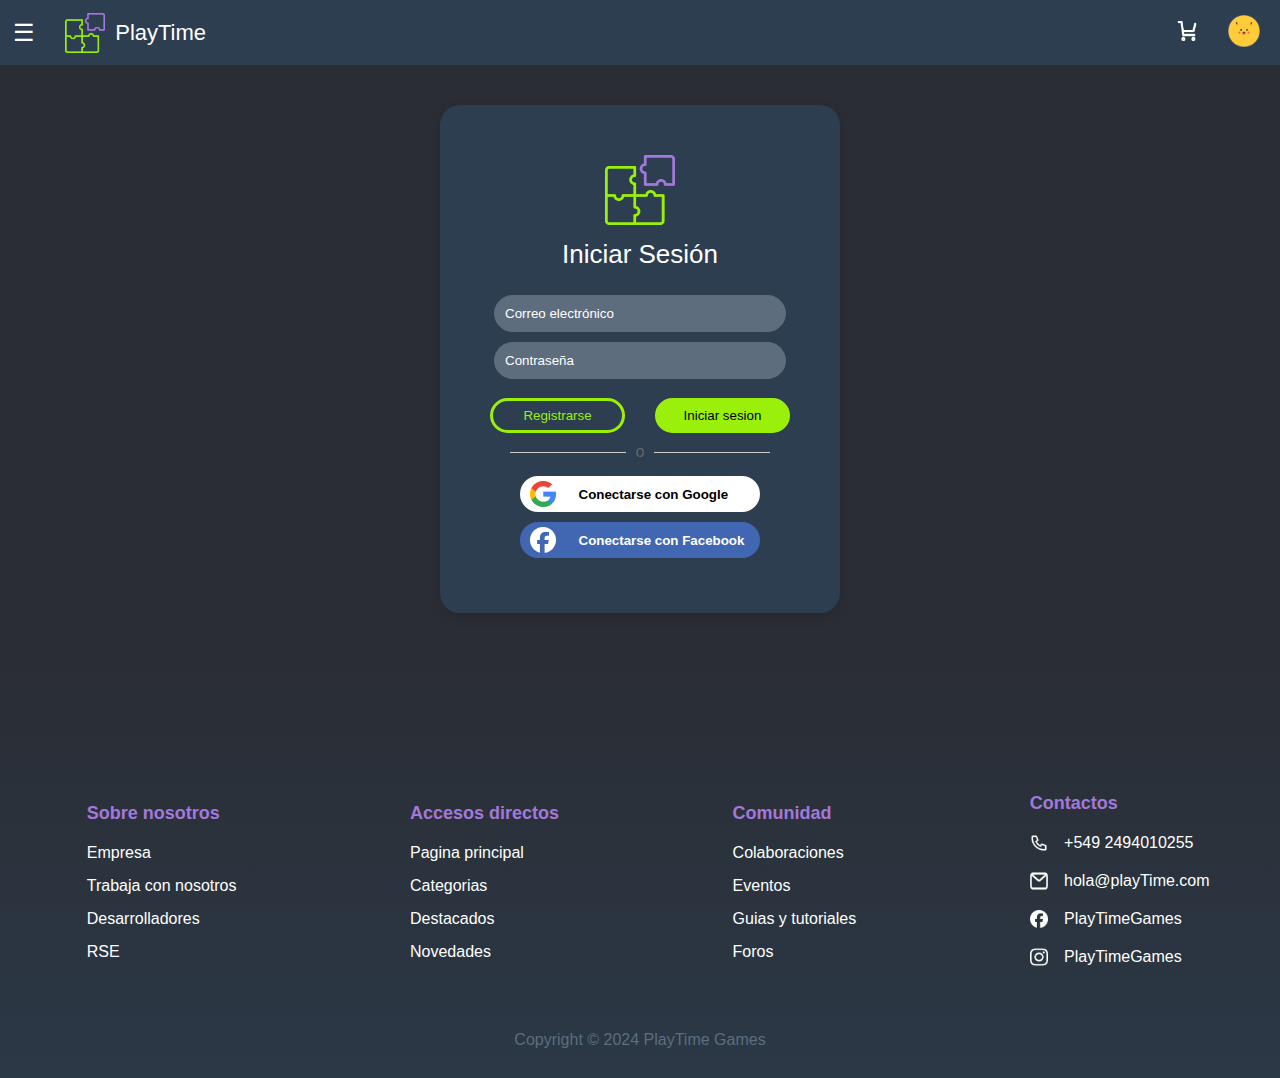
<file: TP3/EntregaFinal/login.html>
<!DOCTYPE html>
<html lang="en">

<head>
    <meta charset="UTF-8">
    <meta name="viewport" content="width=device-width, initial-scale=1.0">
    <title>Login</title>
    <link rel="stylesheet" href="style/style.css">
</head>

<body>
    <!-- Header -->
    <header id="header-navbar">
        <div class="nav-area-left nav-area" id="hamburguesa">
            <button class="hamburger-menu" id="hamburger-menu">&#9776;</button>
            <div onclick="window.location.href='index.html'" class="logo nav-area">
                <img src="iconos/site-playtime-icon.png" alt="playtime-icon">
                <p>PlayTime</p>
            </div>
        </div>
        <div class="nav-area-right nav-area">
           
                <button class="mob-search">
                    <img src="iconos/lupa-icon.png">
                </button>
                <button class="shop-btn">
                    <img src="iconos/shop.png">
                    <span class="cart-count" id="cartCount"></span>
                </button>
            
            <button class="logged-input">
                <img src="iconos/avatar-pika-login.png">
            </button>
        </div>
    </header>

    <nav id="menu" class="menu">
        <a href="index.html" class="menu-link">Home</a>
        <hr class="menu-separator">

        <div class="container-menu">
            <div class="item-menu">
                <div class="menu-img-container"><img src="iconos/user-icon.png" /></div>
                <li><a>Perfil</a></li>
            </div>
            <div class="item-menu">
                <div class="menu-img-container"><img src="iconos/star-icon.png" /></div>
                <li><a>Recomendados</a></li>
            </div>
            <div class="item-menu">
                <div class="menu-img-container"><img src="iconos/clock-icon.png" /></div>
                <li><a>Recientes</a></li>
            </div>
            <div class="item-menu">
                <div class="menu-img-container"><img src="iconos/fire-icon.png" /></div>
                <li><a>Tendencias</a></li>
            </div>
        </div>

        <hr class="menu-separator">
        <div class="container-menu">
            <div class="item-menu">
                <img src="iconos/all-games-icon.png" />
                <li><a>Juegos</a></li>
            </div>

            <div class="item-menu">
                <img src="iconos/category-icon.png" />
                <li><a>Categorías</a></li>
            </div>

        </div>

        <hr class="menu-separator">
        <h3>Redes</h3>
        <div class="social-icons">
            <a href="#"><img src="iconos/facebook-icon.png" alt="Facebook"></a>
            <a href="#"><img src="iconos/instagram-icon.png" alt="Instagram"></a>
            <a href="#"><img src="iconos/email-icon.png" alt="Email"></a>
        </div>
    </nav>

    <!-- Login Form -->
    <div class="login-container" id="login">
        <img src="iconos/site-playtime-icon.png" alt="Logo">



        <h2 class="roboto-regular">Iniciar Sesión</h2>
        <form class="form-login">
            <div class="inpt-form-login">
                <input type="email" placeholder="Correo electrónico" id='input-email'required>
                <input type="password" placeholder="Contraseña" id='input-password'required>
            </div>
            <div class="buttons-container">
                <button type="button" onclick="window.location.href='register.html'"
                    class="btn-secundary btn-registro">Registrarse</button>
                <button type="submit" class="btn-primary" id="btn-ini-sesion">Iniciar sesion</button>
            </div>
            <div class="separator">
                <hr>
                <span>o</span>
                <hr>
            </div>
           <div class="container-btn-login">
                <button class="social-button google-btn">
                    <img src="iconos/google-icon.png" alt="">
                    <span class="text"> Conectarse con Google</span>
                </button>
                <button class="social-button facebook-btn">
                    <img src="iconos/facebook-icon.png" alt="">
                    <span class="text"> Conectarse con Facebook</span>
                </button>
            </div>
            
            
            
        </form>
    </div>

    <!-- Footer -->

    <footer id="footer">
        <div class="footer-links">
            <div>
                <button class="btn-footer">Sobre nosotros</button>
                <ul class="footer-list">
                    <li><a href="#">Empresa</a></li>
                    <li><a href="#">Trabaja con nosotros</a></li>
                    <li><a href="#">Desarrolladores</a></li>
                    <li><a href="#">RSE</a></li>
                </ul>
            </div>
            <div>
                <button class="btn-footer">Accesos directos</button>
                <ul class="footer-list">
                    <li><a href="#">Pagina principal</a></li>
                    <li><a href="#">Categorias</a></li>
                    <li><a href="#">Destacados</a></li>
                    <li><a href="#">Novedades</a></li>
                </ul>
            </div>
            <div>
                <button class="btn-footer">Comunidad</button>
                <ul class="footer-list">
                    <li><a href="#">Colaboraciones</a></li>
                    <li><a href="#">Eventos</a></li>
                    <li><a href="#">Guias y tutoriales</a></li>
                    <li><a href="#">Foros</a></li>
                </ul>
            </div>
            <div class="social-footer-div">
                <button class="btn-footer">Contactos</button>
                <ul class="footer-list social-footer">
                    <li><img src="iconos/telephone-icon.png"><a class="telephone-footer" href="#">+549 2494010255</a></li>
                    <li><img src="iconos/email-icon.png"><a class="email-footer" href="#">hola@playTime.com</a></li>
                    <li><img src="iconos/facebook-icon.png"><a href="#">PlayTimeGames</a></li>
                    <li><img src="iconos/instagram-icon.png"><a href="#">PlayTimeGames</a></li>
                </ul>
            </div>
        </div>
        <div class="footer-bottom">
            <p>Copyright &copy; 2024 PlayTime Games</p>
        </div>
    </footer>

    <script src="js/script.js"></script>

</body>

</html>
</file>
<file: TP2/EntregaFinal/style/style.css>
/* Manejo de variables */
:root {

    --primary-color: #9BF00B;
    --primary-color-light-1: #ADF239;
    --primary-color-light-2: #BFF564;
    --primary-color-light-3: #D0F98B;
    --primary-color-light-4: #E5FDBB;
    --primary-color-dark-1: #85D300;
    --primary-color-dark-2: #68A500;
    --primary-color-dark-3: #548500;
    --primary-color-dark-4: #3B5D00;

    --secondary-color: #6C30BB;
    --secondary-color-light-1: #834FC9;
    --secondary-color-light-2: #A278DA;
    --secondary-color-light-3: #C3A3EC;
    --secondary-color-light-4: #E5D5FA;
    --secondary-color-dark-1: #540EB0;
    --secondary-color-dark-2: #3E0A83;
    --secondary-color-dark-3: #31066B;
    --secondary-color-dark-4: #23034D;

    --third-color: #FF6F00;
    --third-color-light-1: #FF8C33;
    --third-color-light-2: #FF9A4D;
    --third-color-light-3: #FFB066;
    --third-color-light-4: #FFD1A1;
    --third-color-dark-1: #E65C00;
    --third-color-dark-2: #CC4C00;
    --third-color-dark-3: #B34300;
    --third-color-dark-4: #993F00;

    /*--background-color-1: #2a2d34;*/
    --background-color-1: #2C3E50;
    --background-color-1-light-1: #4A5D6C;
    --background-color-1-light-2: #6C7A8A;

    --background-color-2: #5D6D7E;
    --background-color-2-light-1: #8A9BB6;
    --background-color-2-light-2: #BDC9D3;
    
    --background-color-3: #2A2D34;
    --background-color-3-light-1: #4A4D56;
    --background-color-3-light-2: #6C6F77;


    --header-height-mobile: 65px;
}


* {
    margin: 0;
    padding: 0;
}

html, body {
    margin: 0;
    padding: 0;
    width: 100%;
    min-height: 100vh; 
}
body {
    font-family: Arial, sans-serif;
    background-color: var(--background-color-3);
    display: flex;
    flex-direction: column;
    justify-content: center;
}


/*----------------------LOADING--------------------------------------------*/

#loading-spinner-container {
    position: fixed;
    top: 0;
    left: 0;
    width: 100%;
    height: 100%;
    display: flex;
    justify-content: center;
    align-items: center;
    background-color: rgba(255, 255, 255, 0.8); /* Fondo semitransparente */
    z-index: 9999;
  }
  
  /* Estilos para el círculo SVG */
  #progress-circle {
    width: 100px;
    height: 100px;
    transform: rotate(-90deg); /* Rotar el círculo para que comience desde arriba */
  }
  
  #progress-circle circle {
    fill: none;
    stroke-width: 10; /* Grosor del círculo */
  }
  
  #progress-circle .background {
    stroke:  #ccc; /* Fondo gris claro */       
  }
  
  #progress-circle .foreground {
    stroke: var(--secondary-color-light-2); /* Color del progreso */
    stroke-dasharray: 283; /* Perímetro del círculo */
    stroke-dashoffset: 283; /* Comienza vacío */
    transition: stroke-dashoffset 5s linear; /* Transición progresiva */
  }

/* Header */

header {
    position: sticky;
    width: 100%;
    padding: 0;
    margin: 0;
    top: 0;
    z-index: 10000;
}

#header-navbar {
    display: flex;
    justify-content: space-between;
    background-color: var(--background-color-1);
    color: white;
    height: var(--header-height-mobile);
}

#hamburger-menu{
    background: none; 
    border: none; 
    color: #ffffff; 
    cursor: pointer;
    font-size: x-large;
    padding-left: 3%;
    padding-right: 2.5%;
}

.logo {
    display: flex;
    justify-content: space-between;
    align-items: center;
    cursor: pointer;
}

.logo img {
    width: 40px;
    height: 40px;
    margin-left: 20px;   
}
.logo p{
    margin-left: 10px;
}

.nav-area-left {
   width: 50%;
}

.nav-area {
    display: flex;
    align-items: center;
}

.nav-area-center {
    max-width: 100%;
    display: none;
}

.nav-area-right{
    margin: 0;
    padding:20px;
    display: flex;
    justify-content: end;
   width: 50%;
    box-sizing: border-box;
}


.logged-input {
    display: block;
    max-width: 30%;
    max-height: auto;
    background: none;
    border: none;
    color: transparent;
    cursor: pointer;
    appearance: none;
    margin: 0;
    padding: 0;
    box-sizing: border-box;
}

.logged-input img {
    width: 32px;
    height: 32px;
}


.shop-btn {
    position: relative;
    display: inline; 
    background: none;
    border: none;
    color: transparent;
    cursor: pointer;
    margin-left: 10px;
    margin-right: 10px;
    appearance: none;
}

.cart-count {
    position: absolute;
    top: -10px;
    right: -10px;
    background-color: transparent;
    color: white;
    border-radius: 50%;
    padding: 6px 16.5px;
    font-size: 12px;
    font-weight: bold;
    display: flex;
    justify-content: center;
    align-items: center;
}

.shop-btn img {
    max-width: 100%;
    min-width: 50%;
    width: 22px;
    height: 24px;
    min-width: 18px;
    min-height: 18px;
}

.mob-search {
    background: transparent;
    border: none;
}

.mob-search img {
  width: 18px;
  height: 18px;
}

/*----------------------------barra de busqueda-------------------------------------------*/
.search{
    display: none;
    top: var(--header-height-mobile);
    width: 100%;
    height: fit-content;
    transform: translateY(-100%);
    transition: transform 0.3s ease;
    overflow: hidden;
    position: absolute;
    z-index: 500;
    top: var(--header-height-mobile);
    left: 0;
    bottom: 0;
    margin: 0;
    color: #ffffff;
    padding: 0;
}

.search input, .inpt-buscar {
    color: #ffffff;
}

.search.show-search{
    transform: translateY(0);
    display: flex;
    justify-content: center;
}


/* Login Form Styles */

.login-container {
    background-color: var(--background-color-1);
    padding: 50px;
    border-radius: 20px;
    box-shadow: 0 4px 12px rgba(0, 0, 0, 0.1);
    text-align: center;
    width: 300px;
    margin: 40px auto; 
}

.login-container img {
    max-width: 100px;
}

h2 {
    margin-bottom: 20px;
    font-size: 26px;
    color: #ffffff;
    font-style: none;
}

.inpt-form-login{
    display: flex;
    flex-direction: column;
    align-items: center;
    width: 100%;
}

input {
    width: 90%;
    padding: 10px;
    margin: 5px 0;
    margin-left: 0;
    border: 1px solid var(--background-color-2);
    border-radius: 20px;
    background-color:var(--background-color-2);
}

input::placeholder{
    color:#ffffff ;
}

.buttons-container {
    display: flex;
    justify-content: space-between;
}

.buttons-container button {
    width: 45%;
    padding: 7px;
    cursor: pointer;
    margin-top: 3%;
}

.btn-primary{
    background-color: var(--primary-color); 
    color: black;
    border-radius: 20px;
    width: 48%;
    padding: 10px;
    border: 2px solid #9bf00b;
}

.btn-primary:hover{
    border: solid var(--primary-color) ;
    background-color: var(--background-color-1);
    color:var(--primary-color);
}


.btn-secundary{
    position: relative;
    border: solid var(--primary-color) ;
    background-color: var(--background-color-1);
    color:var(--primary-color);
    border-radius: 20px;
    width: 48%;
    padding: 10px;
    overflow: hidden; /* Mantiene el brillo dentro del botón */
}

.btn-secundary::before {
    content: '';
    position: absolute;
    top: 50%;
    left: -150%; /* Línea comienza fuera de la vista */
    width: 200%; /* Lo suficientemente larga para cruzar el botón */
    height: 10px; /* Grosor de la línea */
    background: rgba(155, 240, 11, 0.5); /* Color y opacidad de la línea */
    transform: rotate(45deg); /* Inclinación diagonal */
    transition: left 0.8s ease; /* Transición suave */
    display: block;
}
  
.btn-secundary:hover::before {
    left: 100%; /* La línea cruza el botón al hacer hover */
}

.btn-secundary:hover {

    background-color:var(--secondary-color); 
    color:var(--primary-color);
    border-color:var(--secondary-color);
}

.separator {
    display: flex;
    align-items: center;
    margin: 20px 0;
}

.separator hr {
    flex-grow: 1;
    border: none;
    border-top: 1px solid #ccc;
}

.separator span {
    margin: 0 10px;
    color: #666;
}

.container-btn-login{
    display: flex;
    flex-direction: column;
    align-items: center;
}

.social-button {
    width: 80%;
    padding: 5px;
    padding-left: 10px;
    margin: 5px 0;
    border: none;
    border-radius: 5px;
    cursor: pointer;
    display: flex;
    align-items: center;
    justify-content: flex-start;
}

.social-button img{
    margin-bottom: o;
    margin-right: 10%;
}

.google-btn {
    background-color: #ffffff;
    color: black;
    border-radius: 20px;
}

.facebook-btn {
    background-color: #4267B2;
    color: white;
    border-radius: 20px;
}

#id-popover{
    justify-content: center;
    align-items: center;
    top: 50%;
    left: 40%;
    width: 20%;
    height: 10%;
    background:#ffffff;
    padding-top: 10px;
    color: var(--secondary-color-light-2);  
}

#id-popover::backdrop{
    background-color:rgba(0, 0, 0, 0.5) ;
}
.button-container button{
    width: 20%;
}

.button-container{
    padding: 10px;
}

#footer {
    background: linear-gradient(to top, #2b3846, transparent);
    position: relative;
    width: 100%;
    color: white;
    padding: 20px 0;
    text-align: center;
    margin-top: auto; /* Empuja el footer al fondo */
}

.footer-links {
    display: flex; 
    flex-direction: column;
    justify-content: space-around;
    align-items: center;
    margin-bottom: 20px;
    text-decoration: none;
}

.footer-links:hover{
    text-decoration: none;
}

.footer-links div {
    width: 32%;   
    display: flex;
    flex-direction: column;
    align-items: center;
    text-align: left;
}

.footer-links h3 {
    margin-bottom: 10px;
    color: var(--secondary-color-light-2);
}

.footer-list {
    color: white;
    text-decoration: none;
    margin-bottom: 5px;
    list-style-type: none; /* Quitar los puntos de la lista */
    display: flex;
    flex-direction: column;
    align-items: center;
    width: 100%;
}

.footer-list li{
    width: 100%;
}

.footer-list a {
    color: white;
    text-decoration: none;
    font-size: 18px;
    width: 100%;
}

.footer-list a:hover {
    color: var(--primary-color);
    transform: scale(1.05);      /* Aumenta ligeramente el tamaño */
    text-shadow: 0 2px 5px rgba(210, 232, 200, 0.5); /* Añade una sombra */
    text-decoration:dashed;
}

.btn-footer {
    width: 100%;
    background: none; 
    border: none;
    color: var(--secondary-color-light-2);
    font-size: 16px;
    padding: 0; 
    cursor: pointer;
    text-align: start;                   
    margin-bottom: 10px;
    margin-top: 20px;
}

/* Clase para mostrar las listas */
.footer-list.show {
    display: block; 
}

.footer-bottom p {
    margin: 0;
    color: var(--background-color-2);
}
.social-footer li{
    display: flex;
    margin: 0;
    margin-bottom: 5px;
    text-align: left;
    padding: 0;
}

.social-footer img{
    width: 18px;
    height: 18px;
    margin-bottom: 5px;
}

.social-footer-div  a{
    width: auto;
    padding-left: 10%;
}

.email-footer {
    /*padding-left: 21px;*/
}

.telephone-footer, .email-footer {
    /*padding-left: 20px;*/
    white-space: nowrap;
}

.menu {
    position: relative;
    top: var(--header-height-mobile);
    left: 0;
    bottom: 0;
    margin: 0;
    /*background-color: var(--background-color-2);*/
    background-color: var(--background-color-2-light-1);
    transform: translateX(-100%);
    transition: transform 0.3s ease;
    padding-top: 0px;
    padding-right: 0px;
    z-index: 999;
    height: 100%;
    width: auto;
    overflow-x: hidden;
    display: flex;
    flex-direction: column;
    position: fixed;
}

.menu-separator {
    border-color: var(--background-color-3);
    width: 80%;
    margin: 0 auto;
    height: 1px;
    margin-bottom: 5%;
    margin-top: 5%;
    border: none;
    border-top: 1px solid var(--background-color-3);;
}

.item-menu {
    display: flex;
    flex-direction: row;
    justify-content: center;
    align-items: center;
    margin: 0;
    padding: 0;
    margin: 0;
    padding-left: 10px;
    max-width: 100%;
    padding-top: 5px;
    padding-bottom: 5px;
}

.item-menu li {
    list-style-type: none;
    padding: 0;
    margin: 0;
}
.item-menu img{
    margin:0;
    padding:0;
    width: fit-content;
    height: fit-content;
}

.menu-img-container {
    justify-content: center;
    max-width: 100%;
}

.container-menu {
    display: flex;
    flex-direction: column;
    align-items: flex-start;
    justify-content: center;
}

.item-menu a {
    padding: 10px;
    margin: 0;
    border-bottom: 1px solid transparent;
    color: #ffffff;
    font-size: 18px;
    width: 100%;
}

a.centered {
    text-align: center;
    font-size: 26px;
}

.menu-link{
    text-decoration: none;
    color: var(--secondary-color-dark-4) !important;
    font-weight: bold;
    font-size: 18px !important;
    text-align: center;
    max-width: 80%;
    display: block;
    margin: 0 auto;       
    text-align: center;  
    background-color: transparent; 
    padding: 10px;
    text-decoration: none;
}

.menu h3 {
    text-align: center;
    color:#ffffff
}

.separator {
    border: none;
    margin: 10px 20px;
}

.social-icons {
    display: flex;
    justify-content: space-between;
    margin-top: 20px;
    width: 100%;
}

.social-icons a {
    margin: 0 10px;
}

.social-icons img {
    width: 24px;
    height: 24px;
}

.menu.show {
    transform: translateX(0);
}

.bounce {
    transition: transform 0.3s ease;
    transform: translateX(-30px); /* Mueve ligeramente para el efecto de rebote */
}

.bounce-back {
transition: transform 0.3s ease;
transform: translateX(30px); /* Mueve ligeramente para el efecto de rebote en el otro extremo */
}

.carousel-container  {
    position: relative;
    max-width: 100%;
    padding: 0%;
    padding-left: 2%;
    padding-right: 2%;
    display: flex;
    flex-direction: column;
    margin-top: 2%;
    overflow-x: hidden;
}

.carousel-window {
    overflow-x: hidden;
}
  
.carousel-track {
    display: flex;
    transition: transform 0.5s ease-in-out;
    overflow-x: hidden;
    scroll-behavior: smooth;
}
  
.card {
    flex: 0 0 40%; /* Mostrar 3 cards en móvil */
    margin: 4px;
    background-color: var(--background-color-1);
    box-shadow: 0 4px 8px rgba(0, 0, 0, 0.1);
    text-align: left;
    border-radius: 15px;
    color: #ffffff;
    width: 40%;
    max-height: 80%;
    position: relative; /* Necesario para que los elementos se posicionen correctamente */
    display: flex;
    flex-direction: column;
    /*transition: scroll 0.5s ease, filter 0.3s;*/
}

.img-game {
    max-width: 100% ; 
    height: 60%; /* Mantener proporciones */
    max-height: 60%;
    border-top-left-radius: 15px; 
    border-top-right-radius: 15px;
}

.categoria{
    padding-left: 0;
    width: 100%;
    color: #ffffff;
} 

.carousel-button {
    position: relative;
    top: 50%;
    transform: translateY(-50%);
    background-color: transparent;
    border: none;
    cursor: pointer;
    margin-right: 0;
}
  
.prev {
    display: none; /* Mientras este en mobile no van a existir las flechas*/
}

.next {
    display: none; /* Mientras este en mobile no van a existir las flechas*/
}

.carousel-button img {
    max-width: 100%;
    max-height: 100%;
}
  
.carousel-button:hover {
    background-color: rgba(0, 0, 0, 0.7);
}

.titulo-desc-card {
    padding: 3%;
    height: 20%;
}

.titulo-desc-card h4 {
    white-space: nowrap;
    overflow: hidden;
    text-overflow: ellipsis;
}

.added-product {
    display: none;
    justify-content: center; /* Centra horizontalmente */
    align-items: center;
    position: absolute;
    border-top-left-radius: 8px; 
    border-bottom-right-radius: 8px;
    background-color: var(--third-color-light-1);
    max-width: 44px;
    max-height: 42px;
    width: 44px;
    height: 42px;
}

.btn-card-game{
    background-color: var(--background-color-1);
    border: none;
    transition: background-color 0.3s ease, transform 0.3s ease, box-shadow 0.3s ease;
}

.btn-card-game p {
    display: none;
}

.btn-card-game img {
    border-radius: 0%;
    padding:5%;
    padding-left: 2%;
    max-width: 100%;
    max-height: 100%;
    scale: 150%;
    position: absolute;
    transition: opacity 0.5 ease;
    object-fit: cover;
    align-self: flex-end;
    bottom: 0;
    right: 0;
}

.btn-card-game img.gamepad-hover {
    opacity: 0;
}
  
.btn-card-game:hover img.gamepad-original {
    opacity: 0;
}
 
.btn-card-game:hover img.gamepad-hover {
    opacity: 1;
}

.btn-card-jugar:hover{
    color: var(--secondary-color);
    border-color: none;
    background-color: var(--primary-color);
}

/* Overlay para el hover */
.hover-overlay {
    position: absolute;
    top: 0;
    left: 0;
    right: 0;
    bottom: 0;
    background: rgba(0, 0, 0, 0.5); /* Fondo semi-transparente */
    color: white;
    display: flex;
    justify-content: center;
    align-items: center;
    opacity: 0; /* Oculto por defecto */
    transition: opacity 0.3s ease; /* Transición suave para el overlay */
}

.card:hover .hover-overlay {
    opacity: 1; /* Muestra el overlay en hover */
    
}

/* ---------------------------------------------------4 en 1 -----------------------------------------------------*/

#id-popover-compartir{
    top: 35%;
    left: 23%;
    width: 867px;
    height:35%;
    background:var(--secondary-color-dark-4);
    padding: 0;
    color: #ffffff;  
    overflow: hidden;
    border-radius: 15px;
    border-color: var(--secondary-color-dark-4);
    padding-left: 20px;
    padding-right: 20px;
}

#id-popover-compartir::backdrop{
    background-color:rgba(0, 0, 0, 0.5) ;
}


#id-popover-compartir div{
    margin-top: 4%;
    max-width: 100%;
}

#id-popover-compartir h1{
    width: 100%;
    text-align: center;
    font-size: 25px;
}

.icn-redes{
    display: flex;
    justify-content: space-between;
    padding: 10px;
}

#id-popover-compartir .enlace{
    display: flex;
    justify-content: space-between;
    align-items: center;
    align-content: center;
}

.enlace h1{
    max-width: 75%;
    white-space: nowrap;
    overflow: hidden;
    text-overflow: ellipsis;
} 

#id-popover-compartir .button-container{
    width:15% ;
    display: flex;
    justify-content: end;
    align-items: center;
    margin-top: 0;
}

.btn-popover-compartir.btn-secundary{
    width: 100%;
    font-size: 16px;
    padding: 5px;
}


.container-titulo-juego{
    display: flex;
    justify-content: space-around;
    width: 100%;
    padding-top: 20px;
}

.banner{
    width: 20%;
}

.titulo-juego{
    max-width: 70%;
    width: 920px;
}

.titulo-juego h1{
    color: #ffffff;
    margin-top: 6%;
    margin-bottom: 2%;
}

.titulo-juego h3{
    color: var(--secondary-color-light-4);
    margin-top: 2%;
    font-size: 14px;
}

.container{
    display: flex;
    flex-direction: row;
    justify-content: space-around;
    width: 100%;
}

.juego{
    max-width: 70%;
    width: 920px;
    height: 745px;
    background-image: url("../image/4-en-uno/back-juego.png");
    opacity: 0.7;
    background-size: fixed;  
    background-position: center;  
    background-repeat: no-repeat; 
    display: flex;
    align-items: center;
    justify-content: center;
    padding: 10px;
}
.jugar{
    background-color: transparent;
    border: none;
    transition: transform 0.5s ease;
    cursor: pointer;
    opacity: 1;
}

.jugar:hover{
    transform: scale(1.1);      /* Aumenta ligeramente el tamaño */
}

.descripcion{
    width: 20%;
    display: flex;
    flex-direction: column;
    justify-content: space-between;
    padding:5px;
}

.descripcion h2{
    color: var(--secondary-color-light-4)
}

.descripcion p{
    color: #ffffff;
    text-align: justify;
    font-size: 18px;
}

.medio{
    margin-bottom: 15%;
}

.container-margen{
    display: flex;
    justify-content: space-around;
    width: 100%;
}

.left{
    width: 920px;
    padding: 0;
    max-width: 920px;
}

.carousel-4en1{
    background-image: url("../image/4-en-uno/carousel-img.png");
    background-size: contain;  
    background-position: center;  
    background-repeat: no-repeat; 
    width: 100%;
    height: 191px;
}

.btn-secundary.compartir{
    max-width: 15%;
    height: auto;
    padding: 5px;
    border-radius: 20px;
    display: flex;
    align-items: center;
    justify-content: center;
    font-size: 16px;
    margin-bottom: 5%;
}

.compartir p {
    margin-left: 10px;
}
.informacion p{
    color: #ffffff;
    margin-bottom: 4%;
}
.informacion p span{
    color: #c3a3ec;
}
.informacion p a{
    color: var(--third-color-light-1);
}

.menu-separator.color{
    border-color: var(--secondary-color-dark-3);
    background-color: var(--secondary-color-dark-3);
}

.titulo-comentario{
    display: flex;
    justify-content: left;
    align-items: center;
}

.titulo-comentario h2{
    margin: 0;
}

.titulo-comentario h2 {
    margin-left: 15px;
}

.container-nuevo-comentario{
    width: 100%;
    background-color:var(--background-color-1);
    display: flex;
    flex-direction: column;
    align-items: flex-end;
    margin-top: 3%;
    margin-bottom: 10px;
}

.container-nuevo-comentario div{
    display: flex;
    justify-content: center;
    width: 100%;
}

.container-nuevo-comentario input{
    width: 90%;
    border-radius: 10px;
    border-bottom-left-radius: 0 ;
    border-bottom-right-radius: 0;
    margin-bottom: 2px;
}

#comentario-nuevo{
    width: 92.4%;
    max-width: 92.4%;
    height: 100px;
    background-color: var(--background-color-2);
    border-bottom-right-radius: 10px;
    border-bottom-left-radius: 10px;
    border: none;
    resize: none;
    box-sizing: border-box;
    color: #ffffff;
    padding: 10px;
    font-size:  16px;
}

#comentario-nuevo::placeholder{
    color: #ffffff;
}
.container-nuevo-comentario button.comentar{
    width: 80px;
    left: 110;
    background-color: transparent;
    border: none;
    color:var(--primary-color-dark-2);
    text-decoration: underline;
    margin-bottom: 0.7%;
    margin-top: 1%;
    cursor: pointer;
    
}
.container-comentarios{
    overflow-x:hidden;
    overflow-y: scroll;
    height: 615px;
    margin-bottom: 5%;
}
.container-comentario{
    width: 100%;
    min-width: 100%;
    max-width: 920px;
    background-color: var(--background-color-1);
    display: flex;
    flex-direction: column;
    justify-content: center;
    margin-top: 1%;
    border-radius: 5px;
    align-items: center;
    padding-bottom:2% ;
}

.container-comentarios::-webkit-scrollbar{
    display: none; /*para chrome*/
    -ms-overflow-style: none;  /* Para Internet Explorer y Edge */
    scrollbar-width: none;  /* Para Firefox */
}

.comentario{
    width: 95%;
    overflow-wrap: break-word;
    background-color: var(--background-color-2);
   border-radius: 5px;
   color: #ffffff; 
}

.user-comentario{
    width: 100%;
    display: flex;
    justify-content: flex-start;
    align-items: center;
    padding: 1%;
    padding-left: 0;
}

.comentario p{
    padding: 10px;
}

.user-comentario h2{
    margin: 0;
    margin-left: 15px;
}

.user-comentario img{
    width: 10%;
    margin-left: 3%;
    margin-right: 1%;
}


/* --------------------------------------------FORMULARIO REGISTRO-------------------*/
#id-popover{
    top: 50%;
    left: 40%;
    background:#ffffff;
    padding: 1%;
    color: var(--secondary-color-light-2);  
}

#id-popover p{
    color: var(--secondary-color-light-2);
}

#id-popover::backdrop{
    background-color:rgba(0, 0, 0, 0.5) ;
}

.button-container button{
    width: 50%;
    margin:0;
}

.button-container{
    display: flex;
    justify-content: center;
    padding: 10px;
}

.form-register{
    margin-top: 5%;
    margin-bottom: 5%;
    display: flex;
    flex-direction: column;
    align-items: center;
    background-color: var(--background-color-1);
    border-radius: 20px;
    padding: 2%;
    width: 95%;
}
.form-register input{
    box-sizing: border-box;
    margin-bottom: 4%;
    border: 0;
    max-width: 100%;
    color: #ffffff;
}

.form-register .edad{
    width: 99.28px;
    align-self: flex-start;
    margin-left: 4.8%;
    
}
.form-register label, input{
    display: block;
}

.form-register p{
    color: #ffffff;
}

.form-register h2{
    color: #ffffff;
}
.form-register h3{
    color: #ffffff;
}

.inpt-form{
    display: flex;
    flex-direction: column;
    align-items: center;
    width: 60%;
    color:#ffffff ;
    margin-bottom: 4%;
    padding: 2%;
}
.inpt-form label{                       
    width: 100%;
    padding-left: 10%;
    text-align: left;
}

.captcha{
    position: relative;
    display: flex;
    justify-content: space-between;
    background-color: #ffffff;
    width: 30%;
    align-items: center;
    padding: 1%;
    margin-bottom: 5%;
    border-radius: 12px;
}
.check{
    display: flex;
    align-items: center;
    justify-content: center;
    width: 70%;
}
.captcha input{
    width: 20%;
    margin: 0;
}
.captcha p{
    color: black;
}
.ini-sesion{
    width: auto;
    margin-top: 2%;
    border: solid 1px;
}
.register{
    width: auto;
    margin-bottom: 2%;
}

.register.btn-primary:hover{
    border: solid 2px;
}

.footer-links a,.search input, .inpt-buscar {
    font-family: "Roboto";
    font-weight: 100;
    font-style: normal;
    font-size: 16px;
}
  
.footer-links button {
    /*font-family: "Roboto", sans-serif;*/
    font-family: "Roboto";
    font-weight: 300;
    font-style: normal;
    font-size: 18px;
}

.search input, .inpt-buscar {
    font-family: "Roboto";
    font-weight: 400;
    font-style: normal;
    font-size: 16px;
}

/* Responsive */
@media (min-width: 480px) {

    body{
        align-items: center;
        justify-content: center;
    }

    .search.show-search{ 
        display: none;
    }    

    .form-register{
        width: 839px;
    }    

    .logged-input {
        margin-left: 20px;
    }
   

    .nav-area-center {
        display: flex;
        width: 33%;
    }

    .nav-area-left{
        width: 33%;
    }

    .nav-area-right{
        width: 33%;
    }

    .mob-search{
        display: none;
    }

    .footer-links div {
        width: fit-content;
        margin-bottom: 20px;
    }
     

    #footer {
        background: linear-gradient(to top, #2b3846, transparent);
        position: relative;
        width: 100%;
        color: white;
        padding: 20px 0;
        padding-top: 30px;
        text-align: center;
        margin-top: auto; /* Empuja el footer al fondo */
    }

    .footer-links {
        flex-direction: row;
        width: 100%;
        display: flex;
        justify-content: space-around;
        margin-bottom: 20px;
    }

    .footer-links a {
        width: 100%;
        /*text-align: center;*/
        text-align: left;
        color: white;
        text-decoration: none;
        margin-bottom: 5px;
    }

    .footer-links a:hover {
        text-decoration: none;
    }

    .btn-footer {
        width: 100%;
        text-align: start;
        font-size: 26px;
        padding-bottom: 10px;
    }

    .footer-list {
        width: 100%;
        color:var(--secondary-color-light-2);
        text-decoration: none;
        margin-bottom: 5px;
    }

    .footer-list li{
        width: 100%;
        text-align: start;
        margin-bottom: 15px;
    }

    

    .card {
        margin-right: 0.5%;
        padding: 0px;
        background-color: var(--background-color-1);
        max-width: 215px;
        max-height: 193px;
        height: 100%;
        margin-top: 0;
        margin-bottom: 0; 
        /*transition: transform 0.3s ease, box-shadow 0,3s ease;  */                                           
    }

    .card h4 {
        font-size: 18px;
    }
    .card h5 {
        font-size: 18px;
    }

    .img-game {
        height: 120px;
        max-width: 100% ; 
        max-height: 120px;
        border-top-left-radius: 15px; 
        border-top-right-radius: 15px;
    }

    .btn-card-game {
        display: flex; /* Hace que el contenido del botón sea horizontal */
        flex-direction: row-reverse; /* Alinea los elementos verticalmente en el centro */
        justify-content: space-between;
        align-items: center;
        background-color: transparent;
        border: solid 1px var(--primary-color);
        border-radius: 82px;
        position: absolute;
        bottom: 10px;
        right: 10px;
        padding: 2%;   
        width: 40%;
        color: var(--primary-color);
    }

    .btn-card-game img {
        position: absolute;
        left: 8%;
        scale: 100%;
        object-fit: none;
        align-self: center;
        bottom: auto;
    }

    .btn-card-game p {
        display: block;
        font-size: 16px;
        color: inherit;
        width: 50%;
        text-align: end;
        margin-right: 3%;
        padding-right: 5%;
    }

    .buttons-container-card{
        display: flex;
        justify-content:end;
        margin-top: 10px;
        padding: 0px;
        padding-bottom: 0px;
        max-width: 100%;
        margin: 0px;  
    }

    .nav-area-center{
        justify-content: center;
    }

    .carousel-track {
        align-items: center;
        max-width: 100%;
        padding: 2%;
        
    }

    /* Botones [Flechas] Carrusel */
    .prev,.next{
        background-color: transparent;
        width:52.25px ;
        height:60px ;
        display: block;
    }

    .prev img, .next img {
        max-width:100%;
        height: auto;
    }

    .carousel-button.prev, .carousel-button.next {
        background: transparent;
    }

    .categoria h3{
        color: #ffffff;
        margin-bottom: 0;
        padding-left: 6.5%;
        font-size: 22px;
    }

    .card:hover{
        transform: scale(1.1) skew(0deg);
        z-index: 1000;
        border: 2px solid var(--third-color);
        box-shadow: 0 0 15px 5px var(--third-color-light-1);
        
    }

    /* probrando re ajuste de flechas*/
    .carousel-container {
        display: flex;
        flex-direction: column;
        justify-items: center;
        padding: 0;
    }

    .carousel-track::-webkit-scrollbar {
        display: none; /* Para Chrome, Safari y Opera */
    }

    .carousel-window {
        display: flex;
        flex-direction: row;
        justify-content: space-around;
        position: relative;
        max-width: 1341px;
        max-height: 274px;
    }
    
    .div-button-prev,.div-button-next {
        margin: 0;
        max-width: 100%;
    }

    .div-button-next {
        padding-left: 2%;
    }
    
    .titulo-desc-card {
        padding: 0;
        padding-top: 3%;
        padding-left: 3%;
        height: 73px;
        max-height: 73px;
    }

    .btn-card-add {
        border: none;
        color: var(--primary-color-light-2);
        align-self: flex-start;
    }

    .btn-card-add p{
        text-decoration: underline;
        margin-right: 6%;
    }

    .btn-card-add:hover {
        color:var(--secondary-color-light-1)
    }

    .btn-card-remove-game {
        border: none;
        color: var(--primary-color-light-2);
        align-self: flex-start;
    }

    .btn-card-remove-game p{
        text-decoration: underline;
        margin-right: 3%;
    }

    .btn-card-remove-game:hover {
        color:var(--secondary-color-light-1)
    }

    .btn-card-remove-game {
        display: none;
    }

    .logo p{
        font-size: 22px;
    }

    .form-register h2, .login-container h2 {
        margin-top: 10px;
    }

    .buttons-container {
        margin-top: 5px;
    }

    .informacion a {
        color: rgb(0, 0, 253);
    }

    .footer-links button {
        font-family: "Roboto", sans-serif;
        font-weight: 700;
        font-style: normal;
    }

    .footer-links a {
        font-family: "Roboto", sans-serif;
        font-weight: 400;
        font-style: normal;
    }
}

.btn-card-jugar{
    transition: color 0.3s ease-in-out;
}
.btn-card-jugar::before {
    content: '';
    position: absolute;
    top: 0;
    left: 0;
    width: 100%;
    height: 100%;
    border-radius: 52px;
    border: 2px solid transparent; /* Inicialmente el borde es transparente */
    box-sizing: border-box; /* Para incluir el borde en el tamaño del botón */
    pointer-events: none; /* Evitar que el pseudo-elemento interfiera con los eventos del botón */
}
  
.btn-card-jugar:hover::before {
    opacity: 1;
    animation: drawLineAround 2s linear forwards; /* Cambiar el nombre de la animación y su duración */
}

@keyframes drawLineAround {
    0% {
        border-color: transparent;
        clip-path: polygon(0 0, 0 0, 0 0, 0 0); /* Comienza vacío */
    }
    25% {
        border-color: var(--secondary-color); /* Color de la línea */
        clip-path: polygon(0 0, 100% 0, 100% 0, 0 0); /* Parte superior */
    }
    50% {
        clip-path: polygon(0 0, 100% 0, 100% 100%, 100% 100%); /* Lateral derecho */
    }
    75% {
        clip-path: polygon(0 0, 100% 0, 100% 100%, 0 100%); /* Parte inferior */
    }
    100% {
        clip-path: polygon(0 0, 100% 0, 100% 100%, 0 100%); /* Completo */
    }
}

.btn-card-jugar:hover::after {
    animation: disappearLine 1s linear forwards 2s; /* Añade delay para que espere a que termine drawLineAround */
}

@keyframes disappearLine {
    0% {
        clip-path: polygon(0 0, 100% 0, 100% 100%, 0 100%); /* Completo */
    }
    100% {
        clip-path: polygon(0 0, 0 0, 0 0, 0 0); /* Termina vacío */
    }
}
.register.btn-primary {
    position: relative; /* Necesario para el pseudo-elemento */
    overflow: hidden; /* Oculta cualquier contenido que salga del botón */
   
}

.register.btn-primary::before {
    content: 'Registrarse'; /* Contenido del pseudo-elemento */
    position: absolute;
    left: -100%; /* Comienza fuera de la vista a la izquierda */
    white-space: nowrap; /* Evitar que el texto se envuelva */
    transition:none;/* left 1s ease; /* Transición suave para el desplazamiento */
    color: var(--primary-color); /* Color del texto al hover */
}

.register.btn-primary:hover::before {
    left: 50%; /* Mueve el texto hacia el centro al hacer hover */
    transform: translateX(-50%); /* Ajusta la posición para centrarlo */
    transition: left 1s ease; /* Solo transiciona al activar hover */
}

.register.btn-primary:hover {
    border-color: var(--primary-color); /* Color del borde al pasar el ratón */
    color: transparent; /* Hacer el texto original transparente */
}

.roboto-thin {
    font-family: "Roboto", sans-serif;
    font-weight: 100;
    font-style: normal;
}
  
.roboto-light, .titulo-juego h3 {
    font-family: "Roboto", sans-serif;
    font-weight: 300;
    font-style: normal;
}
  
.roboto-regular,
.card h4,
.footer-bottom p  {
font-family: "Roboto", sans-serif;
font-weight: 400;
font-style: normal;
}
  
.roboto-medium, .inpt-form-login input,
.buttons-container button, .btn-card-game p,
.menu a, /*.footer-links a,*/ .logo p,
.titulo-juego h1,
.descripcion p,
.descripcion h2,
.container-margen p,
.container-nuevo-comentario,
.container-nuevo-comentario input,
.container-nuevo-comentario textarea,
.comentario p,
.form-register label,
.form-register h3 {
    font-family: "Roboto", sans-serif;
    font-weight: 500;
    font-style: normal;
}


  
.roboto-bold,
.container-btn-login span,
.carousel-container h3,
.card h5,
.titulo-comentario h2,
.user-comentario h2,
.form-register h2 
{
    font-family: "Roboto", sans-serif;
    font-weight: 700;
    font-style: normal;
}
  
.roboto-black {
font-family: "Roboto", sans-serif;
font-weight: 900;
font-style: normal;
}
  
.roboto-thin-italic {
font-family: "Roboto", sans-serif;
font-weight: 100;
font-style: italic;
}
  
.roboto-light-italic {
font-family: "Roboto", sans-serif;
font-weight: 300;
font-style: italic;
}
  
.roboto-regular-italic {
font-family: "Roboto", sans-serif;
font-weight: 400;
font-style: italic;
}
  
.roboto-medium-italic {
font-family: "Roboto", sans-serif;
font-weight: 500;
font-style: italic;
}

.roboto-bold-italic {
font-family: "Roboto", sans-serif;
font-weight: 700;
font-style: italic;
}

.roboto-black-italic {
font-family: "Roboto", sans-serif;
font-weight: 900;
font-style: italic;
}
</file>
<file: TP3/EntregaFinal/style/style.css>
/* Manejo de variables */
:root {

    --primary-color: #9BF00B;
    --primary-color-light-1: #ADF239;
    --primary-color-light-2: #BFF564;
    --primary-color-light-3: #D0F98B;
    --primary-color-light-4: #E5FDBB;
    --primary-color-dark-1: #85D300;
    --primary-color-dark-2: #68A500;
    --primary-color-dark-3: #548500;
    --primary-color-dark-4: #3B5D00;

    --secondary-color: #6C30BB;
    --secondary-color-light-1: #834FC9;
    --secondary-color-light-2: #A278DA;
    --secondary-color-light-3: #C3A3EC;
    --secondary-color-light-4: #E5D5FA;
    --secondary-color-dark-1: #540EB0;
    --secondary-color-dark-2: #3E0A83;
    --secondary-color-dark-3: #31066B;
    --secondary-color-dark-4: #23034D;

    --third-color: #FF6F00;
    --third-color-light-1: #FF8C33;
    --third-color-light-2: #FF9A4D;
    --third-color-light-3: #FFB066;
    --third-color-light-4: #FFD1A1;
    --third-color-dark-1: #E65C00;
    --third-color-dark-2: #CC4C00;
    --third-color-dark-3: #B34300;
    --third-color-dark-4: #993F00;

    /*--background-color-1: #2a2d34;*/
    --background-color-1: #2C3E50;
    --background-color-1-light-1: #4A5D6C;
    --background-color-1-light-2: #6C7A8A;

    --background-color-2: #5D6D7E;
    --background-color-2-light-1: #8A9BB6;
    --background-color-2-light-2: #BDC9D3;
    
    --background-color-3: #2A2D34;
    --background-color-3-light-1: #4A4D56;
    --background-color-3-light-2: #6C6F77;


    --header-height-mobile: 65px;
}


* {
    margin: 0;
    padding: 0;
}

html, body {
    margin: 0;
    padding: 0;
    width: 100%;
    min-height: 100vh; 
}
body {
    font-family: Arial, sans-serif;
    background-color: var(--background-color-3);
    display: flex;
    flex-direction: column;
    justify-content: center;
}


/*----------------------LOADING--------------------------------------------*/

#loading-spinner-container {
    position: fixed;
    top: 0;
    left: 0;
    width: 100%;
    height: 100%;
    display: flex;
    justify-content: center;
    align-items: center;
    /*background-color: rgba(255, 255, 255, 0.8); /* Fondo semitransparente */
    background-color: rgba(0, 0, 0, 0.6); /* Fondo semitransparente */
    z-index: 9999;
  }
  
  /* Estilos para el círculo SVG */
  #progress-circle {
    width: 100px;
    height: 100px;
    transform: rotate(-90deg); /* Rotar el círculo para que comience desde arriba */
  }
  
  #progress-circle circle {
    fill: none;
    stroke-width: 10; /* Grosor del círculo */
  }
  
  #progress-circle .background {
    stroke:  #ccc; /* Fondo gris claro */ 
    stroke:  white; /* Fondo gris claro */       
  }
  
  #progress-circle .foreground {
    stroke: var(--third-color-dark-2); /* Color del progreso */
    stroke-dasharray: 283; /* Perímetro del círculo */
    stroke-dashoffset: 283; /* Comienza vacío */
    transition: stroke-dashoffset 5s linear; /* Transición progresiva */
  }

/* Header */

header {
    position: sticky;
    width: 100%;
    padding: 0;
    margin: 0;
    top: 0;
    z-index: 10000;
}

#header-navbar {
    display: flex;
    justify-content: space-between;
    background-color: var(--background-color-1);
    color: white;
    height: var(--header-height-mobile);
}

#hamburger-menu{
    background: none; 
    border: none; 
    color: #ffffff; 
    cursor: pointer;
    font-size: x-large;
    padding-left: 3%;
    padding-right: 2.5%;
}

.logo {
    display: flex;
    justify-content: space-between;
    align-items: center;
    cursor: pointer;
}

.logo img {
    width: 40px;
    height: 40px;
    margin-left: 20px;   
}
.logo p{
    margin-left: 10px;
}

.nav-area-left {
   width: 50%;
}

.nav-area {
    display: flex;
    align-items: center;
}

.nav-area-center {
    max-width: 100%;
    display: none;
}

.nav-area-right{
    margin: 0;
    padding:20px;
    display: flex;
    justify-content: end;
   width: 50%;
    box-sizing: border-box;
}


.logged-input {
    display: block;
    max-width: 30%;
    max-height: auto;
    background: none;
    border: none;
    color: transparent;
    cursor: pointer;
    appearance: none;
    margin: 0;
    padding: 0;
    box-sizing: border-box;
}

.logged-input img {
    width: 32px;
    height: 32px;
}


.shop-btn {
    position: relative;
    display: inline; 
    background: none;
    border: none;
    color: transparent;
    cursor: pointer;
    margin-left: 10px;
    margin-right: 10px;
    appearance: none;
}

.cart-count {
    position: absolute;
    top: -10px;
    right: -10px;
    background-color: transparent;
    color: white;
    border-radius: 50%;
    padding: 6px 16.5px;
    font-size: 12px;
    font-weight: bold;
    display: flex;
    justify-content: center;
    align-items: center;
}

.shop-btn img {
    max-width: 100%;
    min-width: 50%;
    width: 22px;
    height: 24px;
    min-width: 18px;
    min-height: 18px;
}

.mob-search {
    background: transparent;
    border: none;
}

.mob-search img {
  width: 18px;
  height: 18px;
}

/*----------------------------barra de busqueda-------------------------------------------*/
.search{
    display: none;
    top: var(--header-height-mobile);
    width: 100%;
    height: fit-content;
    transform: translateY(-100%);
    transition: transform 0.3s ease;
    overflow: hidden;
    position: absolute;
    z-index: 500;
    top: var(--header-height-mobile);
    left: 0;
    bottom: 0;
    margin: 0;
    color: #ffffff;
    padding: 0;
}

.search input, .inpt-buscar {
    color: #ffffff;
}

.search.show-search{
    transform: translateY(0);
    display: flex;
    justify-content: center;
}


/* Login Form Styles */

.login-container {
    background-color: var(--background-color-1);
    padding: 50px;
    border-radius: 20px;
    box-shadow: 0 4px 12px rgba(0, 0, 0, 0.1);
    text-align: center;
    width: 300px;
    margin: 40px auto; 
}

.login-container img {
    max-width: 100px;
}

h2 {
    margin-bottom: 20px;
    font-size: 26px;
    color: #ffffff;
    font-style: none;
}

.inpt-form-login{
    display: flex;
    flex-direction: column;
    align-items: center;
    width: 100%;
}

input {
    width: 90%;
    padding: 10px;
    margin: 5px 0;
    margin-left: 0;
    border: 1px solid var(--background-color-2);
    border-radius: 20px;
    background-color:var(--background-color-2);
}

input::placeholder{
    color:#ffffff ;
}

.buttons-container {
    display: flex;
    justify-content: space-between;
}

.buttons-container button {
    width: 45%;
    padding: 7px;
    cursor: pointer;
    margin-top: 3%;
}

.btn-primary{
    background-color: var(--primary-color); 
    color: black;
    border-radius: 20px;
    width: 48%;
    padding: 10px;
    border: 2px solid #9bf00b;
}

.btn-primary:hover{
    border: solid var(--primary-color) ;
    background-color: var(--background-color-1);
    color:var(--primary-color);
}


.btn-secundary{
    position: relative;
    border: solid var(--primary-color) ;
    background-color: var(--background-color-1);
    color:var(--primary-color);
    border-radius: 20px;
    width: 48%;
    padding: 10px;
    overflow: hidden; /* Mantiene el brillo dentro del botón */
}

.btn-secundary::before {
    content: '';
    position: absolute;
    top: 50%;
    left: -150%; /* Línea comienza fuera de la vista */
    width: 200%; /* Lo suficientemente larga para cruzar el botón */
    height: 10px; /* Grosor de la línea */
    background: rgba(155, 240, 11, 0.5); /* Color y opacidad de la línea */
    transform: rotate(45deg); /* Inclinación diagonal */
    transition: left 0.8s ease; /* Transición suave */
    display: block;
}
  
.btn-secundary:hover::before {
    left: 100%; /* La línea cruza el botón al hacer hover */
}

.btn-secundary:hover {

    background-color:var(--secondary-color); 
    color:var(--primary-color);
    border-color:var(--secondary-color);
}

.separator {
    display: flex;
    align-items: center;
    margin: 20px 0;
}

.separator hr {
    flex-grow: 1;
    border: none;
    border-top: 1px solid #ccc;
}

.separator span {
    margin: 0 10px;
    color: #666;
}

.container-btn-login{
    display: flex;
    flex-direction: column;
    align-items: center;
}

.social-button {
    width: 80%;
    padding: 5px;
    padding-left: 10px;
    margin: 5px 0;
    border: none;
    border-radius: 5px;
    cursor: pointer;
    display: flex;
    align-items: center;
    justify-content: flex-start;
}

.social-button img{
    margin-bottom: o;
    margin-right: 10%;
}

.google-btn {
    background-color: #ffffff;
    color: black;
    border-radius: 20px;
}

.facebook-btn {
    background-color: #4267B2;
    color: white;
    border-radius: 20px;
}

#id-popover{
    justify-content: center;
    align-items: center;
    top: 50%;
    left: 40%;
    width: 20%;
    height: 10%;
    background:#ffffff;
    padding-top: 10px;
    color: var(--secondary-color-light-2);  
}

#id-popover::backdrop{
    background-color:rgba(0, 0, 0, 0.5) ;
}
.button-container button{
    width: 20%;
}

.button-container{
    padding: 10px;
}

#footer {

    /*background: linear-gradient(to top, #2b3846, transparent);*/
    background: linear-gradient(#E65C00, transparent);
    /*background: linear-gradient(to top, #E65C00,  transparent);*/
    position: relative;
    width: 100%;
    color: white;
    padding: 20px 0;
    text-align: center;
    margin-top: auto; /* Empuja el footer al fondo */
}

.footer-links {
    display: flex; 
    flex-direction: column;
    justify-content: space-around;
    align-items: center;
    margin-bottom: 20px;
    text-decoration: none;
}

.footer-links:hover{
    text-decoration: none;
}

.footer-links div {
    width: 32%;   
    display: flex;
    flex-direction: column;
    align-items: center;
    text-align: left;
}

.footer-links h3 {
    margin-bottom: 10px;
    color: var(--secondary-color-light-2);
}

.footer-list {
    color: white;
    text-decoration: none;
    margin-bottom: 5px;
    list-style-type: none; /* Quitar los puntos de la lista */
    display: flex;
    flex-direction: column;
    align-items: center;
    width: 100%;
}

.footer-list li{
    width: 100%;
}

.footer-list a {
    color: white;
    text-decoration: none;
    font-size: 18px;
    width: 100%;
}

.footer-list a:hover {
    color: var(--primary-color);
    transform: scale(1.05);      /* Aumenta ligeramente el tamaño */
    text-shadow: 0 2px 5px rgba(210, 232, 200, 0.5); /* Añade una sombra */
    text-decoration:dashed;
}

.btn-footer {
    width: 100%;
    background: none; 
    border: none;
    color: var(--secondary-color-light-2);
    font-size: 16px;
    padding: 0; 
    cursor: pointer;
    text-align: start;                   
    margin-bottom: 10px;
    margin-top: 20px;
}

/* Clase para mostrar las listas */
.footer-list.show {
    display: block; 
}

.footer-bottom p {
    margin: 0;
    color: var(--background-color-2);
}
.social-footer li{
    display: flex;
    margin: 0;
    margin-bottom: 5px;
    text-align: left;
    padding: 0;
}

.social-footer img{
    width: 18px;
    height: 18px;
    margin-bottom: 5px;
}

.social-footer-div  a{
    width: auto;
    padding-left: 10%;
}

.email-footer {
    /*padding-left: 21px;*/
}

.telephone-footer, .email-footer {
    /*padding-left: 20px;*/
    white-space: nowrap;
}

.menu {
    position: relative;
    top: var(--header-height-mobile);
    left: 0;
    bottom: 0;
    margin: 0;
    /*background-color: var(--background-color-2);*/
    background-color: var(--background-color-2-light-1);
    transform: translateX(-100%);
    transition: transform 0.3s ease;
    padding-top: 0px;
    padding-right: 0px;
    z-index: 999;
    height: 100%;
    width: auto;
    overflow-x: hidden;
    display: flex;
    flex-direction: column;
    position: fixed;
}

.menu-separator {
    border-color: var(--background-color-3);
    width: 80%;
    margin: 0 auto;
    height: 1px;
    margin-bottom: 5%;
    margin-top: 5%;
    border: none;
    border-top: 1px solid var(--background-color-3);;
}

.item-menu {
    display: flex;
    flex-direction: row;
    justify-content: center;
    align-items: center;
    margin: 0;
    padding: 0;
    margin: 0;
    padding-left: 10px;
    max-width: 100%;
    padding-top: 5px;
    padding-bottom: 5px;
}

.item-menu li {
    list-style-type: none;
    padding: 0;
    margin: 0;
    cursor: pointer;
}
.item-menu img{
    margin:0;
    padding:0;
    width: fit-content;
    height: fit-content;
}

.menu-img-container {
    justify-content: center;
    max-width: 100%;
}

.container-menu {
    display: flex;
    flex-direction: column;
    align-items: flex-start;
    justify-content: center;
}

.item-menu a {
    padding: 10px;
    margin: 0;
    border-bottom: 1px solid transparent;
    color: #ffffff;
    font-size: 18px;
    width: 100%;
}

a.centered {
    text-align: center;
    font-size: 26px;
}

.menu-link{
    text-decoration: none;
    color: var(--secondary-color-dark-4) !important;
    font-weight: bold;
    font-size: 18px !important;
    text-align: center;
    max-width: 80%;
    display: block;
    margin: 0 auto;       
    text-align: center;  
    background-color: transparent; 
    padding: 10px;
    text-decoration: none;
}

.menu h3 {
    text-align: center;
    color:#ffffff
}

.separator {
    border: none;
    margin: 10px 20px;
}

.social-icons {
    display: flex;
    justify-content: space-between;
    margin-top: 20px;
    width: 100%;
}

.social-icons a {
    margin: 0 10px;
}

.social-icons img {
    width: 24px;
    height: 24px;
}

.menu.show {
    transform: translateX(0);
}

.bounce {
    transition: transform 0.3s ease;
    transform: translateX(-30px); /* Mueve ligeramente para el efecto de rebote */
}

.bounce-back {
transition: transform 0.3s ease;
transform: translateX(30px); /* Mueve ligeramente para el efecto de rebote en el otro extremo */
}

.carousel-container  {
    position: relative;
    max-width: 100%;
    padding: 0%;
    padding-left: 2%;
    padding-right: 2%;
    display: flex;
    flex-direction: column;
    margin-top: 2%;
    overflow-x: hidden;
}

.carousel-window {
    overflow-x: hidden;
}
  
.carousel-track {
    display: flex;
    transition: transform 0.5s ease-in-out;
    overflow-x: hidden;
    scroll-behavior: smooth;
}
  
.card {
    flex: 0 0 40%; /* Mostrar 3 cards en móvil */
    margin: 4px;
    background-color: var(--background-color-1);
    box-shadow: 0 4px 8px rgba(0, 0, 0, 0.1);
    text-align: left;
    border-radius: 15px;
    color: #ffffff;
    width: 40%;
    max-height: 80%;
    position: relative; /* Necesario para que los elementos se posicionen correctamente */
    display: flex;
    flex-direction: column;
    /*transition: scroll 0.5s ease, filter 0.3s;*/
}

.img-game {
    max-width: 100% ; 
    height: 60%; /* Mantener proporciones */
    max-height: 60%;
    border-top-left-radius: 15px; 
    border-top-right-radius: 15px;
}

.categoria{
    padding-left: 0;
    width: 100%;
    color: #ffffff;
} 

.carousel-button {
    position: relative;
    top: 50%;
    transform: translateY(-50%);
    background-color: transparent;
    border: none;
    cursor: pointer;
    margin-right: 0;
}
  
.prev {
    display: none; /* Mientras este en mobile no van a existir las flechas*/
}

.next {
    display: none; /* Mientras este en mobile no van a existir las flechas*/
}

.carousel-button img {
    max-width: 100%;
    max-height: 100%;
}
  
.carousel-button:hover {
    background-color: rgba(0, 0, 0, 0.7);
}

.titulo-desc-card {
    padding: 3%;
    height: 20%;
}

.titulo-desc-card h4 {
    white-space: nowrap;
    overflow: hidden;
    text-overflow: ellipsis;
}

.added-product {
    display: none;
    justify-content: center; /* Centra horizontalmente */
    align-items: center;
    position: absolute;
    border-top-left-radius: 8px; 
    border-bottom-right-radius: 8px;
    background-color: var(--third-color-light-1);
    max-width: 44px;
    max-height: 42px;
    width: 44px;
    height: 42px;
}

.btn-card-game{
    background-color: var(--background-color-1);
    border: none;
    transition: background-color 0.3s ease, transform 0.3s ease, box-shadow 0.3s ease;
}

.btn-card-game p {
    display: none;
}

.btn-card-game img {
    border-radius: 0%;
    padding:5%;
    padding-left: 2%;
    max-width: 100%;
    max-height: 100%;
    scale: 150%;
    position: absolute;
    transition: opacity 0.5 ease;
    object-fit: cover;
    align-self: flex-end;
    bottom: 0;
    right: 0;
}

.btn-card-game img.gamepad-hover {
    opacity: 0;
}
  
.btn-card-game:hover img.gamepad-original {
    opacity: 0;
}
 
.btn-card-game:hover img.gamepad-hover {
    opacity: 1;
}

.btn-card-jugar:hover{
    color: var(--secondary-color);
    border-color: none;
    background-color: var(--primary-color);
}

/* Overlay para el hover */
.hover-overlay {
    position: absolute;
    top: 0;
    left: 0;
    right: 0;
    bottom: 0;
    background: rgba(0, 0, 0, 0.5); /* Fondo semi-transparente */
    color: white;
    display: flex;
    justify-content: center;
    align-items: center;
    opacity: 0; /* Oculto por defecto */
    transition: opacity 0.3s ease; /* Transición suave para el overlay */
}

.card:hover .hover-overlay {
    opacity: 1; /* Muestra el overlay en hover */
    
}

/* ---------------------------------------------------4 en 1 -----------------------------------------------------*/

#id-popover-compartir{
    top: 35%;
    left: 23%;
    width: 867px;
    height:35%;
    background:var(--secondary-color-dark-4);
    padding: 0;
    color: #ffffff;  
    overflow: hidden;
    border-radius: 15px;
    border-color: var(--secondary-color-dark-4);
    padding-left: 20px;
    padding-right: 20px;
}

#id-popover-compartir::backdrop{
    background-color:rgba(0, 0, 0, 0.5) ;
}


#id-popover-compartir div{
    margin-top: 4%;
    max-width: 100%;
}

#id-popover-compartir h1{
    width: 100%;
    text-align: center;
    font-size: 25px;
}

.icn-redes{
    display: flex;
    justify-content: space-between;
    padding: 10px;
}

#id-popover-compartir .enlace{
    display: flex;
    justify-content: space-between;
    align-items: center;
    align-content: center;
}

.enlace h1{
    max-width: 75%;
    white-space: nowrap;
    overflow: hidden;
    text-overflow: ellipsis;
} 

#id-popover-compartir .button-container{
    width:15% ;
    display: flex;
    justify-content: end;
    align-items: center;
    margin-top: 0;
}

.btn-popover-compartir.btn-secundary{
    width: 100%;
    font-size: 16px;
    padding: 5px;
}


.container-titulo-juego{
    display: flex;
    justify-content: space-around;
    width: 100%;
    padding-top: 20px;
}

.banner{
    width: 20%;
}

.titulo-juego{
    max-width: 70%;
    width: 920px;
}

.titulo-juego h1{
    color: #ffffff;
    margin-top: 2%;
    margin-bottom: 0%;
}

.titulo-juego h3{
    color: var(--secondary-color-light-4);
    margin-top: 0%;
    font-size: 12px;
}

.container{
    width: 100%;
    display: flex;
    flex-direction: row;
    justify-content: space-around;
    margin: 0;
}

.juego{
    background-color: #23034D;
    max-width: 70%;
    width: 920px;
    height: 745px;
    /*background-size: fixed;  
    background-position: center;  
    background-repeat: no-repeat;*/
    display: flex;
    align-items: center;
    justify-content: center;
    padding: 10px;
}
.jugar{
    background-color: transparent;
    border: none;
    transition: transform 0.5s ease;
    cursor: pointer;
    opacity: 1;
}

.jugar:hover{
    transform: scale(1.1);      /* Aumenta ligeramente el tamaño */
}

.descripcion{
    width: 20%;
    display: flex;
    flex-direction: column;
    align-items: flex-start;
    margin-right: 0px;
}

.descripcion h2{
    margin: 0;
    color: var(--secondary-color-light-4);
    padding: 0;
}

.descripcion p{
    color: #ffffff;
    text-align: justify;
    font-size: 16px;
    line-height: 1.5;
    margin-top: 5%;
}

.medio{
    margin-bottom: 15%;
}

.container-margen{
    display: flex;
    justify-content: space-around;
    width: 100%;
}

.left{
    width: 920px;
    padding: 0;
    max-width: 920px;
}

.carousel-4en1{
    background-image: url("../image/4-en-uno/carousel-img.png");
    background-size: contain;  
    background-position: center;  
    background-repeat: no-repeat; 
    width: 100%;
    height: 191px;
}

.btn-secundary.compartir{
    max-width: 15%;
    height: auto;
    padding: 5px;
    border-radius: 20px;
    display: flex;
    align-items: center;
    justify-content: center;
    font-size: 16px;
    margin-bottom: 5%;
}

.compartir p {
    margin-left: 10px;
}
.informacion p{
    color: #ffffff;
    margin-bottom: 4%;
}
.informacion p span{
    color: #c3a3ec;
}
.informacion p a{
    color: var(--third-color-light-1);
    /*color: var(--third-color-dark-4);*/
}

.menu-separator.color{
    border-color: var(--secondary-color-dark-3);
    background-color: var(--secondary-color-dark-3);
}

.titulo-comentario{
    display: flex;
    justify-content: left;
    align-items: center;
}

.titulo-comentario h2{
    margin: 0;
}

.titulo-comentario h2 {
    margin-left: 15px;
}

.container-nuevo-comentario{
    width: 100%;
    background-color:var(--background-color-1);
    display: flex;
    flex-direction: column;
    align-items: flex-end;
    margin-top: 3%;
    margin-bottom: 10px;
}

.container-nuevo-comentario div{
    display: flex;
    justify-content: center;
    width: 100%;
}

.container-nuevo-comentario input{
    width: 90%;
    border-radius: 10px;
    border-bottom-left-radius: 0 ;
    border-bottom-right-radius: 0;
    margin-bottom: 2px;
}

#comentario-nuevo{
    width: 92.4%;
    max-width: 92.4%;
    height: 100px;
    background-color: var(--background-color-2);
    border-bottom-right-radius: 10px;
    border-bottom-left-radius: 10px;
    border: none;
    resize: none;
    box-sizing: border-box;
    color: #ffffff;
    padding: 10px;
    font-size:  16px;
}

#comentario-nuevo::placeholder{
    color: #ffffff;
}
.container-nuevo-comentario button.comentar{
    width: 80px;
    left: 110;
    background-color: transparent;
    border: none;
    color:var(--primary-color-dark-2);
    text-decoration: underline;
    margin-bottom: 0.7%;
    margin-top: 1%;
    cursor: pointer;
    
}
.container-comentarios{
    overflow-x:hidden;
    overflow-y: scroll;
    height: 615px;
    margin-bottom: 5%;
}
.container-comentario{
    width: 100%;
    min-width: 100%;
    max-width: 920px;
    background-color: var(--background-color-1);
    display: flex;
    flex-direction: column;
    justify-content: center;
    margin-top: 1%;
    border-radius: 5px;
    align-items: center;
    padding-bottom:2% ;
}

.container-comentarios::-webkit-scrollbar{
    display: none; /*para chrome*/
    -ms-overflow-style: none;  /* Para Internet Explorer y Edge */
    scrollbar-width: none;  /* Para Firefox */
}

.comentario{
    width: 95%;
    overflow-wrap: break-word;
    background-color: var(--background-color-2);
   border-radius: 5px;
   color: #ffffff; 
}

.user-comentario{
    width: 100%;
    display: flex;
    justify-content: flex-start;
    align-items: center;
    padding: 1%;
    padding-left: 0;
}

.comentario p{
    padding: 10px;
}

.user-comentario h2{
    margin: 0;
    margin-left: 15px;
}

.user-comentario img{
    width: 10%;
    margin-left: 3%;
    margin-right: 1%;
}


/* --------------------------------------------FORMULARIO REGISTRO-------------------*/
#id-popover{
    
    top: 50%;
    left: 40%;
    background: var(--background-color-1-light-1);
    padding: 1%;
    color: var(--secondary-color-light-2);
    color: var(--background-color-1);
    border-radius: 8px;
    width: max-content;
    height: max-content;
    overflow: hidden;
}

#id-popover p{
    color: var(--secondary-color-light-2);
    color: white;
}

#id-popover::backdrop{
    background-color:rgba(0, 0, 0, 0.5) ;
}

.button-container button{
    width: 50%;
    margin:0;
}

.button-container{
    display: flex;
    justify-content: center;
    padding: 10px;
}

.form-register{
    margin-top: 5%;
    margin-bottom: 5%;
    display: flex;
    flex-direction: column;
    align-items: center;
    background-color: var(--background-color-1);
    border-radius: 20px;
    padding: 2%;
    width: 95%;
}
.form-register input{
    box-sizing: border-box;
    margin-bottom: 4%;
    border: 0;
    max-width: 100%;
    color: #ffffff;
}

.form-register .edad{
    width: 99.28px;
    align-self: flex-start;
    margin-left: 4.8%;
    
}
.form-register label, input{
    display: block;
}

.form-register p{
    color: #ffffff;
}

.form-register h2{
    color: #ffffff;
}
.form-register h3{
    color: #ffffff;
}

.inpt-form{
    display: flex;
    flex-direction: column;
    align-items: center;
    width: 60%;
    color:#ffffff ;
    margin-bottom: 4%;
    padding: 2%;
}
.inpt-form label{                       
    width: 100%;
    padding-left: 10%;
    text-align: left;
}

.captcha{
    position: relative;
    display: flex;
    justify-content: space-between;
    background-color: #ffffff;
    width: 30%;
    align-items: center;
    padding: 1%;
    margin-bottom: 5%;
    border-radius: 12px;
}
.check{
    display: flex;
    align-items: center;
    justify-content: center;
    width: 70%;
}
.captcha input{
    width: 20%;
    margin: 0;
}
.captcha p{
    color: black;
}
.ini-sesion{
    width: auto;
    margin-top: 2%;
    border: solid 1px;
}
.register{
    width: auto;
    margin-bottom: 2%;
}

.register.btn-primary:hover{
    border: solid 2px;
}

.footer-links a,.search input, .inpt-buscar {
    font-family: "Roboto";
    font-weight: 100;
    font-style: normal;
    font-size: 16px;
}
  
.footer-links button {
    /*font-family: "Roboto", sans-serif;*/
    font-family: "Roboto";
    font-weight: 300;
    font-style: normal;
    font-size: 18px;
}

.search input, .inpt-buscar {
    font-family: "Roboto";
    font-weight: 400;
    font-style: normal;
    font-size: 16px;
}

/* Responsive */
@media (min-width: 480px) {

    body{
        align-items: center;
        justify-content: center;
    }

    .search.show-search{ 
        display: none;
    }    

    .form-register{
        width: 839px;
    }    

    .logged-input {
        margin-left: 20px;
    }
   

    .nav-area-center {
        display: flex;
        width: 33%;
    }

    .nav-area-left{
        width: 33%;
    }

    .nav-area-right{
        width: 33%;
    }

    .mob-search{
        display: none;
    }

    .footer-links div {
        width: fit-content;
        margin-bottom: 20px;
    }
     

    #footer {
        /*background: linear-gradient(to top, #2b3846, transparent);*/
        background: linear-gradient(to top, #2b3846 0.7%, transparent);
        position: relative;
        width: 100%;
        height: 375px;
        color: white;
        padding: 20px 0;
        padding-top: 30px;
        text-align: center;
        margin-top: auto; /* Empuja el footer al fondo */
    }

    .footer-links {
        flex-direction: row;
        width: 100%;
        display: flex;
        justify-content: space-around;
        margin-bottom: 20px;
        margin-top: 90px;
    }

    .footer-links a {
        width: 100%;
        /*text-align: center;*/
        text-align: left;
        color: white;
        text-decoration: none;
        margin-bottom: 5px;
    }

    .footer-links a:hover {
        text-decoration: none;
    }

    .btn-footer {
        width: 100%;
        text-align: start;
        font-size: 26px;
        padding-bottom: 10px;
    }

    .footer-list {
        width: 100%;
        color:var(--secondary-color-light-2);
        text-decoration: none;
        margin-bottom: 5px;
    }

    .footer-list li{
        width: 100%;
        text-align: start;
        margin-bottom: 15px;
    }

    

    .card {
        margin-right: 0.5%;
        padding: 0px;
        background-color: var(--background-color-1);
        max-width: 215px;
        max-height: 193px;
        height: 100%;
        margin-top: 0;
        margin-bottom: 0; 
        /*transition: transform 0.3s ease, box-shadow 0,3s ease;  */                                           
    }

    .card h4 {
        font-size: 18px;
    }
    .card h5 {
        font-size: 18px;
    }

    .img-game {
        height: 120px;
        max-width: 100% ; 
        max-height: 120px;
        border-top-left-radius: 15px; 
        border-top-right-radius: 15px;
    }

    .btn-card-game {
        display: flex; /* Hace que el contenido del botón sea horizontal */
        flex-direction: row-reverse; /* Alinea los elementos verticalmente en el centro */
        justify-content: space-between;
        align-items: center;
        background-color: transparent;
        border: solid 1px var(--primary-color);
        border-radius: 82px;
        position: absolute;
        bottom: 10px;
        right: 10px;
        padding: 2%;   
        width: 40%;
        color: var(--primary-color);
    }

    .btn-card-game img {
        position: absolute;
        left: 8%;
        scale: 100%;
        object-fit: none;
        align-self: center;
        bottom: auto;
    }

    .btn-card-game p {
        display: block;
        font-size: 16px;
        color: inherit;
        width: 50%;
        text-align: end;
        margin-right: 3%;
        padding-right: 5%;
    }

    .buttons-container-card{
        display: flex;
        justify-content:end;
        margin-top: 10px;
        padding: 0px;
        padding-bottom: 0px;
        max-width: 100%;
        margin: 0px;  
    }

    .nav-area-center{
        justify-content: center;
    }

    .carousel-track {
        align-items: center;
        max-width: 100%;
        padding: 2%;
        
    }

    /* Botones [Flechas] Carrusel */
    .prev,.next{
        background-color: transparent;
        width:52.25px ;
        height:60px ;
        display: block;
    }

    .prev img, .next img {
        max-width:100%;
        height: auto;
    }

    .carousel-button.prev, .carousel-button.next {
        background: transparent;
    }

    .categoria h3{
        color: #ffffff;
        margin-bottom: 0;
        padding-left: 6.5%;
        font-size: 22px;
    }

    .card:hover{
        transform: scale(1.1) skew(0deg);
        z-index: 1000;
        /*border: 2px solid var(--third-color);*/
        /*border: 2px solid var(--seconday-color);*/
        /*box-shadow: 0 0 15px 5px var(--third-color-light-1);*/
        box-shadow: 0 0 15px 5px var(--third-color-dark-1);
        
    }

    /* probrando re ajuste de flechas*/
    .carousel-container {
        display: flex;
        flex-direction: column;
        justify-items: center;
        padding: 0;
    }

    .carousel-track::-webkit-scrollbar {
        display: none; /* Para Chrome, Safari y Opera */
    }

    .carousel-window {
        display: flex;
        flex-direction: row;
        justify-content: space-around;
        position: relative;
        max-width: 1341px;
        max-height: 274px;
    }
    
    .div-button-prev,.div-button-next {
        margin: 0;
        max-width: 100%;
    }

    .div-button-next {
        padding-left: 2%;
    }
    
    .titulo-desc-card {
        padding: 0;
        padding-top: 3%;
        padding-left: 3%;
        height: 73px;
        max-height: 73px;
    }

    .btn-card-add {
        border: none;
        color: var(--primary-color-light-2);
        align-self: flex-start;
    }

    .btn-card-add p{
        text-decoration: underline;
        margin-right: 6%;
    }

    .btn-card-add:hover {
        color:var(--secondary-color-light-1)
    }

    .btn-card-remove-game {
        border: none;
        color: var(--primary-color-light-2);
        align-self: flex-start;
    }

    .btn-card-remove-game p{
        text-decoration: underline;
        margin-right: 3%;
    }

    .btn-card-remove-game:hover {
        color:var(--secondary-color-light-1)
    }

    .btn-card-remove-game {
        display: none;
    }

    .logo p{
        font-size: 22px;
    }

    .form-register h2, .login-container h2 {
        margin-top: 10px;
    }

    .buttons-container {
        margin-top: 5px;
    }

    .informacion a {
        color: rgb(0, 0, 253);
    }

    .footer-links button {
        font-family: "Roboto", sans-serif;
        font-weight: 700;
        font-style: normal;
    }

    .footer-links a {
        font-family: "Roboto", sans-serif;
        font-weight: 400;
        font-style: normal;
    }
}

.btn-card-jugar{
    transition: color 0.3s ease-in-out;
}
.btn-card-jugar::before {
    content: '';
    position: absolute;
    top: 0;
    left: 0;
    width: 100%;
    height: 100%;
    border-radius: 52px;
    border: 2px solid transparent; /* Inicialmente el borde es transparente */
    box-sizing: border-box; /* Para incluir el borde en el tamaño del botón */
    pointer-events: none; /* Evitar que el pseudo-elemento interfiera con los eventos del botón */
}
  
.btn-card-jugar:hover::before {
    opacity: 1;
    animation: drawLineAround 2s linear forwards; /* Cambiar el nombre de la animación y su duración */
}

@keyframes drawLineAround {
    0% {
        border-color: transparent;
        clip-path: polygon(0 0, 0 0, 0 0, 0 0); /* Comienza vacío */
    }
    25% {
        border-color: var(--secondary-color); /* Color de la línea */
        clip-path: polygon(0 0, 100% 0, 100% 0, 0 0); /* Parte superior */
    }
    50% {
        clip-path: polygon(0 0, 100% 0, 100% 100%, 100% 100%); /* Lateral derecho */
    }
    75% {
        clip-path: polygon(0 0, 100% 0, 100% 100%, 0 100%); /* Parte inferior */
    }
    100% {
        clip-path: polygon(0 0, 100% 0, 100% 100%, 0 100%); /* Completo */
    }
}

.btn-card-jugar:hover::after {
    animation: disappearLine 1s linear forwards 2s; /* Añade delay para que espere a que termine drawLineAround */
}

@keyframes disappearLine {
    0% {
        clip-path: polygon(0 0, 100% 0, 100% 100%, 0 100%); /* Completo */
    }
    100% {
        clip-path: polygon(0 0, 0 0, 0 0, 0 0); /* Termina vacío */
    }
}
.register.btn-primary {
    position: relative; /* Necesario para el pseudo-elemento */
    overflow: hidden; /* Oculta cualquier contenido que salga del botón */
   
}

.register.btn-primary::before {
    content: 'Registrarse'; /* Contenido del pseudo-elemento */
    position: absolute;
    left: -100%; /* Comienza fuera de la vista a la izquierda */
    white-space: nowrap; /* Evitar que el texto se envuelva */
    transition:none;/* left 1s ease; /* Transición suave para el desplazamiento */
    color: var(--primary-color); /* Color del texto al hover */
}

.register.btn-primary:hover::before {
    left: 50%; /* Mueve el texto hacia el centro al hacer hover */
    transform: translateX(-50%); /* Ajusta la posición para centrarlo */
    transition: left 1s ease; /* Solo transiciona al activar hover */
}

.register.btn-primary:hover {
    border-color: var(--primary-color); /* Color del borde al pasar el ratón */
    color: transparent; /* Hacer el texto original transparente */
}

.roboto-thin {
    font-family: "Roboto", sans-serif;
    font-weight: 100;
    font-style: normal;
}
  
.roboto-light, .titulo-juego h3 {
    font-family: "Roboto", sans-serif;
    font-weight: 300;
    font-style: normal;
}
  
.roboto-regular,
.card h4,
.footer-bottom p  {
font-family: "Roboto", sans-serif;
font-weight: 400;
font-style: normal;
}
  
.roboto-medium, .inpt-form-login input,
.buttons-container button, .btn-card-game p,
.menu a, .logo p,
.titulo-juego h1,
.descripcion p,
.descripcion h2,
.container-margen p,
.container-nuevo-comentario,
.container-nuevo-comentario input,
.container-nuevo-comentario textarea,
.comentario p,
.form-register label,
.form-register h3 {
    font-family: "Roboto", sans-serif;
    font-weight: 500;
    font-style: normal;
}


  
.roboto-bold,
.container-btn-login span,
.carousel-container h3,
.card h5,
.titulo-comentario h2,
.user-comentario h2,
.form-register h2 
{
    font-family: "Roboto", sans-serif;
    font-weight: 700;
    font-style: normal;
}
  
.roboto-black {
font-family: "Roboto", sans-serif;
font-weight: 900;
font-style: normal;
}
  
.roboto-thin-italic {
font-family: "Roboto", sans-serif;
font-weight: 100;
font-style: italic;
}
  
.roboto-light-italic {
font-family: "Roboto", sans-serif;
font-weight: 300;
font-style: italic;
}
  
.roboto-regular-italic {
font-family: "Roboto", sans-serif;
font-weight: 400;
font-style: italic;
}
  
.roboto-medium-italic {
font-family: "Roboto", sans-serif;
font-weight: 500;
font-style: italic;
}

.roboto-bold-italic {
font-family: "Roboto", sans-serif;
font-weight: 700;
font-style: italic;
}

.roboto-black-italic {
font-family: "Roboto", sans-serif;
font-weight: 900;
font-style: italic;
}

#porcentaje {
    position: absolute;
    font-size: 24px;
    font-weight: bold;
    color: white;
}
</file>
<file: TP3/EntregaFinal/style/4enlinea.css>
:root {

    --primary-color: #9BF00B;
    --primary-color-light-1: #ADF239;
    --primary-color-light-2: #BFF564;
    --primary-color-light-3: #D0F98B;
    --primary-color-light-4: #E5FDBB;
    --primary-color-dark-1: #85D300;
    --primary-color-dark-2: #68A500;
    --primary-color-dark-3: #548500;
    --primary-color-dark-4: #3B5D00;

    --secondary-color: #6C30BB;
    --secondary-color-light-1: #834FC9;
    --secondary-color-light-2: #A278DA;
    --secondary-color-light-3: #C3A3EC;
    --secondary-color-light-4: #E5D5FA;
    --secondary-color-dark-1: #540EB0;
    --secondary-color-dark-2: #3E0A83;
    --secondary-color-dark-3: #31066B;
    --secondary-color-dark-4: #23034D;

    --third-color: #FF6F00;
    --third-color-light-1: #FF8C33;
    --third-color-light-2: #FF9A4D;
    --third-color-light-3: #FFB066;
    --third-color-light-4: #FFD1A1;
    --third-color-dark-1: #E65C00;
    --third-color-dark-2: #CC4C00;
    --third-color-dark-3: #B34300;
    --third-color-dark-4: #993F00;

    /*--background-color-1: #2a2d34;*/
    --background-color-1: #2C3E50;
    --background-color-1-light-1: #4A5D6C;
    --background-color-1-light-2: #6C7A8A;

    --background-color-2: #5D6D7E;
    --background-color-2-light-1: #8A9BB6;
    --background-color-2-light-2: #BDC9D3;
    
    --background-color-3: #2A2D34;
    --background-color-3-light-1: #4A4D56;
    --background-color-3-light-2: #6C6F77;


    --header-height-mobile: 65px;
}






.turno-jugador {
    width: 100%;
    text-align: center;
    position: absolute;
    margin-right: 700px;
    margin-top: 50px;
    font-size: 48px;
    border-color: var(--primary-color-dark-1);
    color: var(--third-color); /* Color del texto */
            text-shadow: 
                2px 2px 0 var(--secondary-color), /* Sombra negra abajo a la derecha */
                -2px -2px 0 var(--secondary-color), /* Sombra negra arriba a la izquierda */
                -2px 2px 0 var(--secondary-color), /* Sombra negra abajo a la izquierda */
                2px -2px 0 var(--secondary-color); /* Sombra negra arriba a la derecha */
}

/*
.container {
    position: relative; 
}*/

/*
canvas {
    display: absolute;
}*/

.juego-sel{
    background-color: rgba(34, 30, 30, 0.3);
    /*max-width: 100%;*/
    width: 940px;
    height: 765px;
    display: flex;
    align-items: center;
    justify-content: center;
    position: relative;
    left: 50px;
}


.hidden {
    display: none;
}

.juego-types {
    max-width: 90%;
    width: 920px;
    height: 370px;
    z-index: 10;
    border-radius: 10px;
    display: flex;
    flex-direction: row;
    margin-top: 10px;
}

.juego-types label {
    font-weight: bold;
    color: white;
    
}

.juego-option-panel {
    margin: 1%;
    max-width: 60%;
    width: 920px;
    height: 500px;
    background-color: none;
    z-index: 11;
    border-radius: 18px;
    display: flex;
    flex-direction: column;
    justify-content:  flex-start;
    align-items: center;
}

.jugador-div {
    background-color: rgba(226, 226, 29, 0.7);
    border-radius: 10px;
    width: 215px;
    height: 30px;
    text-align: center;
    align-content: center;
    margin-bottom: 10px;
    font-size: 18px;
    margin-top: 15px;
}

.jugador-opciones {
    width: 200px;
    height: 270px;
    border-radius: 10px;
    background-color: rgba(186, 141, 65, 0.7);
    padding: 10px;
    border: 2px solid var(--primary-color-dark-2);
}
.input-nombre-jugador {
    border-radius: 0;
    max-width: max-content;
    background: none;
    border: none;
    border-bottom: 2px solid #ffff;
    margin-right: 100px;
    padding-left: 1%;
    margin-top: 15px;
    margin-bottom: 20px;
    outline: none;
    color: white;
}

.juego-option-panel label {
    margin-bottom: 5px;
    margin-top: 5px;
    font-size: 16px;
}

.jugar-juego {
    max-width: 25%;
    width: 920px;
    height: 60px;
    background-color: var(--third-color-dark-1);
    border-radius: 50px;
    font-size: 24px;
    border: 2px solid var(--primary-color-dark-2);
    cursor: pointer;
    transition: background-color 0.3s ease, transform 0.1s ease;
    z-index: 100;
    margin-top: 20px;
}

.jugar-juego:active {
    transform: scale(0.95); /* Efecto de presionar el botón */
    background-color: var(--third-color-dark-3); /* Cambia el color al presionar */
}

.juego-menu {
    display: flex;
    flex-direction: column;
    align-items: center;
    max-width: 90%;
    width: 920px;
    height: 500px;
    background-color: rgba(34, 30, 30, 0.5);
    z-index: 100;
    border-radius: 18px;
    border: 2px solid var(--primary-color-dark-2);
}



/******/

.radio-group {
    display: grid;
    grid-template-columns: repeat(2, 1fr); /* Dos columnas */
    grid-template-rows: repeat(2, 1fr); /* Dos filas */
    gap: 10px; /* Espacio entre los elementos */
    margin-bottom: 10px;
    margin-top: 10px;
}

.radio-group div {
    display: flex;
    align-items: center;
    justify-content: center;
}

.radio-label {
    display: flex;
    align-items: center;
    justify-content: center;
    width: 40px; /* Ajusta según sea necesario */
    height: 40px; /* Ajusta según sea necesario */
    border-radius: 50%;
    cursor: pointer;
    transition: transform 0.3s ease;
}

.radio-img {
    width: 100%; /* Ajusta según sea necesario */
    height: 100%; /* Ajusta según sea necesario */
    border-radius: 50%;
}

input[type="radio"] {
    display: none;
}

input[type="radio"]:checked + label .radio-img {
    transform: scale(1.5); /* Efecto visual para la imagen seleccionada */
    border: 4px solid var(--third-color-dark-1); /* Añadir borde para indicar selección */
    border: 4px solid var(--secondary-color-dark-4);
}

/**/

.option-group {
    display: flex;
    flex-direction: column;
    align-items: center;
    justify-content: space-around;
    margin-bottom: 10px;
}

.option-label {
    display: flex;
    align-items: center;
    justify-content: center;
    width: 170px; /* Ajusta según sea necesario */
    height: 30px; /* Ajusta según sea necesario */
    border-radius: 10px;
    background-color: none;
    border:2px solid var(--primary-color);
    font-size: 24px; /* Tamaño del texto */
    cursor: pointer;
    transition: background-color 0.3s ease, transform 0.3s ease;
}

.option-label-tiempo {
    display: flex;
    align-items: center;
    justify-content: center;
    width: 90px; /* Ajusta según sea necesario */
    height: 30px; /* Ajusta según sea necesario */
    border-radius: 8px;
    background-color: none;
    border:2px solid var(--primary-color);
    font-size: 24px; /* Tamaño del texto */
    cursor: pointer;
    transition: background-color 0.3s ease, transform 0.3s ease;
    font-weight: none;
}

input[type="radio"]:checked + .option-label {
    background-color: rgba(226, 226, 29, 0.7);
    border:2px solid var(--secondary-color);
    color: black;
    transform: scale(1.2); /* Efecto visual para la opción seleccionada */
}

input[type="radio"]:checked + .option-label-tiempo {
    background-color: rgba(226, 226, 29, 0.7);
    border:2px solid var(--secondary-color);
    color: black;
    transform: scale(1.1); /* Efecto visual para la opción seleccionada */
}

.container-buttons {
    position: absolute;
    display: flex;
    flex-direction: column;
    justify-content: space-around;
    top: 10px;
    right: 10px;
}

.nuevo-juego-boton {
    /*position: absolute;
    top: 65px;
    right: 10px;*/
    padding: 0; /* Eliminar el padding para que la imagen ocupe todo el botón */
    background-color: #28a745;
    color: white;
    border: 1px solid 'black';
    cursor: pointer;
    font-size: 14px;
    border-radius: 8px;
    width: 105px; /* Ajusta el ancho del botón */
    height: 25px; /* Ajusta la altura del botón */
    display: flex;
    align-items: center;
    justify-content: center;
}

.reiniciar-boton {
    margin-top: 2px;
    padding: 0; /* Eliminar el padding para que la imagen ocupe todo el botón */
    background-color: #FF8C33;
    color: white;
    border: 1px solid 'black';
    cursor: pointer;
    font-size: 14px;
    border-radius: 8px;
    width: 105px; /* Ajusta el ancho del botón */
    height: 25px; /* Ajusta la altura del botón */
    display: flex;
    align-items: center;
    justify-content: center;
}

.reiniciar-boton img, .nuevo-juego-boton img {
    width: 30px; /* La imagen ocupará todo el ancho del botón */
    height: 30px; /* La imagen ocupará todo el alto del botón */
    object-fit: cover; /* Ajusta la imagen para que cubra el botón sin distorsionarse */
    border-radius: 8px; /* Mantener el borde redondeado */
}

.canvas-container {
    position: relative;
    display: inline-block;
}

.game-options-time {
    display: flex;
    flex-direction: row;
}

.disabled {
    color: grey;
    pointer-events: none;
}

.disabled img {
    filter: grayscale(100%);
}

.hidden {
    display: none;
}
</file>
